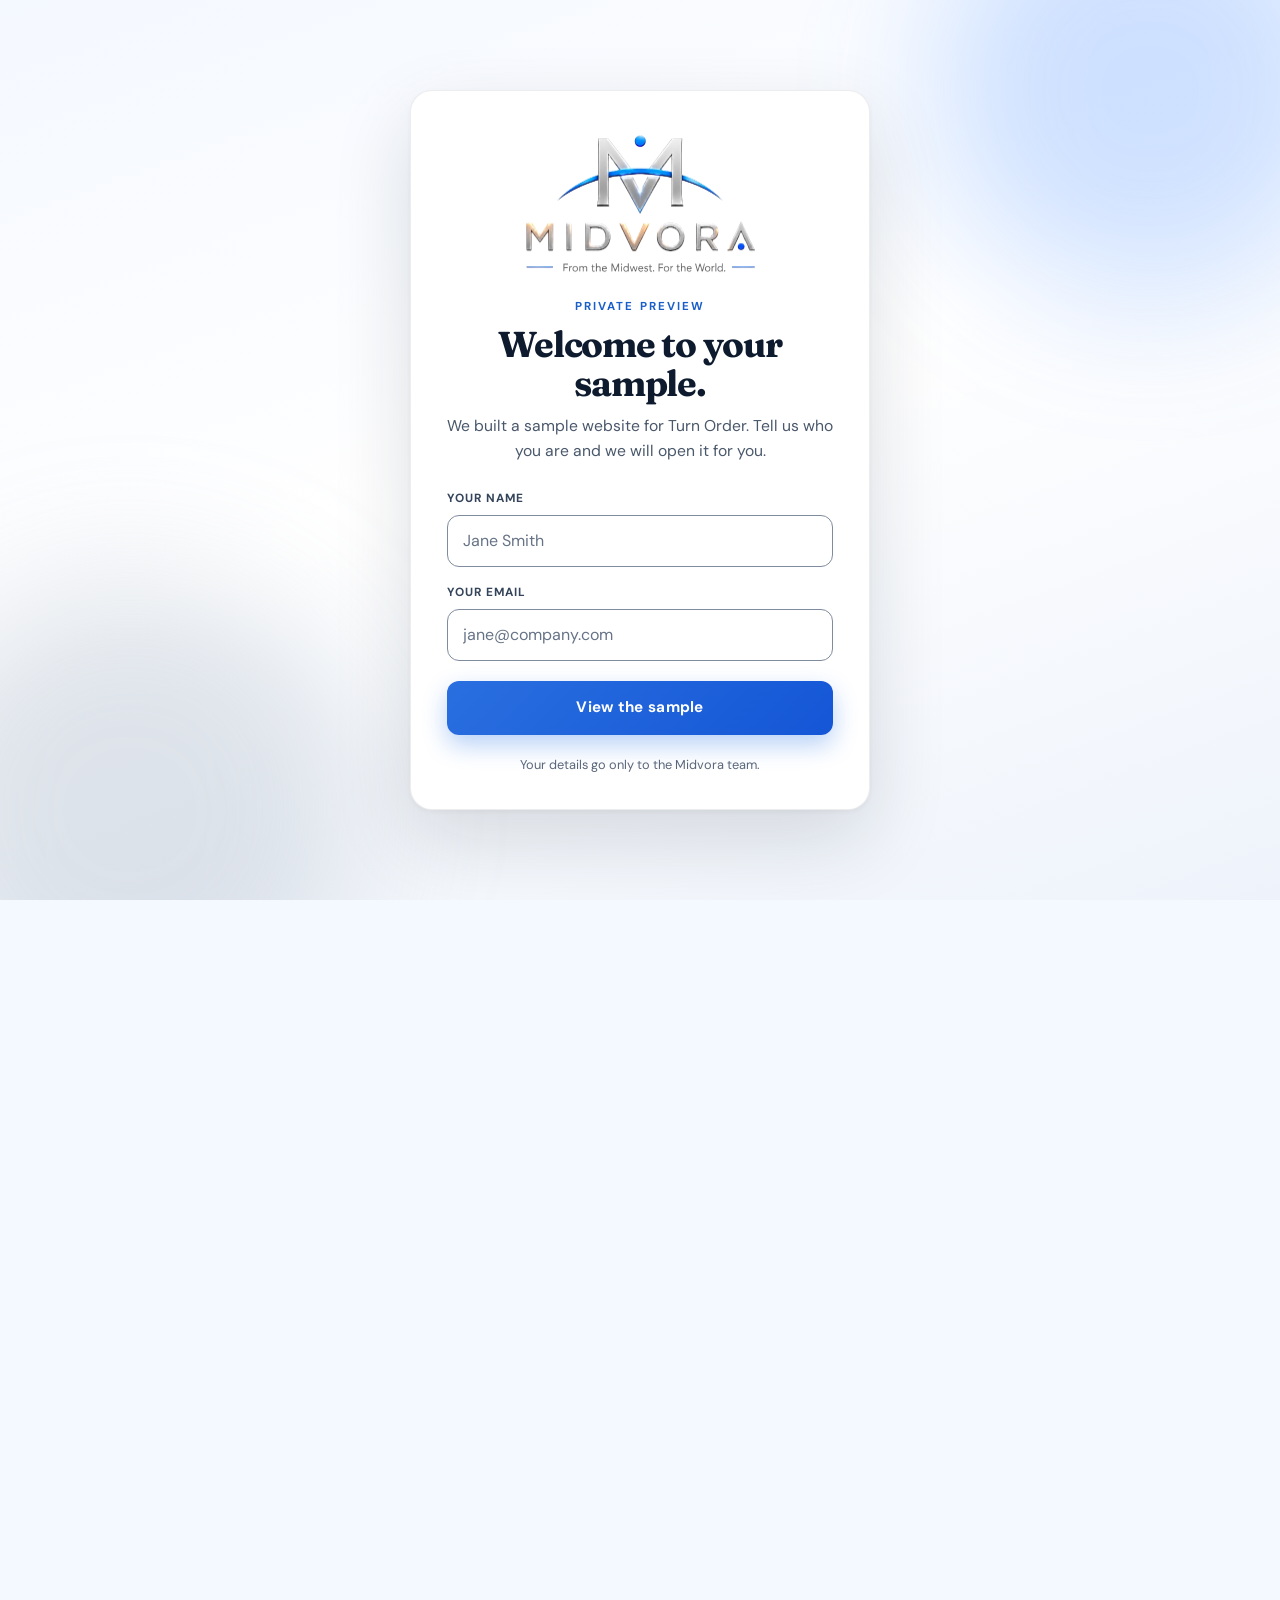
<file: index.html>
<!DOCTYPE html>
<html lang="en" data-theme="coral">
<head>
<meta charset="utf-8">
<meta name="viewport" content="width=device-width, initial-scale=1">
<title>Turn Order | Board games and open play in Marshall, MN</title>
<meta name="description" content="Board-game shop and play space on College Drive in Marshall, MN. Open tables, Learn to Play Thursdays, Friday Night Magic, chess and private rooms.">
<meta name="theme-color" content="#293241">
<meta property="og:type" content="website">
<meta property="og:site_name" content="Turn Order">
<meta property="og:title" content="Turn Order | Board games and open play in Marshall, MN">
<meta property="og:description" content="Board-game shop and play space on College Drive in Marshall, MN. Open tables, Learn to Play Thursdays, Friday Night Magic, chess and private rooms.">
<meta property="og:image" content="https://afrocoder16.github.io/Turn_Order/assets/img/og.jpg">
<meta name="twitter:card" content="summary_large_image">
<link rel="canonical" href="https://afrocoder16.github.io/Turn_Order/">
<link rel="icon" href="assets/favicon.svg" type="image/svg+xml">
<script>(function(){var d=document.documentElement;try{var s=new URLSearchParams(location.search).get("theme")||localStorage.getItem("to-theme");if(/^(coral|ember|forest|arcade)$/.test(s))d.setAttribute("data-theme",s)}catch(e){}if(!window.matchMedia||!matchMedia("(prefers-reduced-motion: reduce)").matches)d.classList.add("anim")})()</script>
<script>window.MV_GATE={"key":"482b08ba-a272-42ac-ac74-c322beb155b0","business":"Turn Order","store":"midvora-sample-visitor:turn-order","v":"68cfc22b"};(function(){var g=window.MV_GATE,d=document.documentElement;try{if(localStorage.getItem(g.store))return}catch(e){return}d.classList.add("gate-locked");var s=document.createElement("style");s.textContent="html.gate-locked,html.gate-locked body{overflow:hidden;background:#f4f8ff}html.gate-locked body>:not(.gate),html.gate-locked body>:not(.gate) *{visibility:hidden!important}";document.head.appendChild(s);var j=document.createElement("script");j.src="assets/js/gate.js?v="+g.v;document.head.appendChild(j);setTimeout(function(){if(!document.getElementById("gate"))d.classList.remove("gate-locked")},6000)})()</script>
<link rel="preload" href="assets/fonts/chakra-petch-700-italic.woff2" as="font" type="font/woff2" crossorigin>
<link rel="preload" href="assets/fonts/dm-sans.woff2" as="font" type="font/woff2" crossorigin>
<link rel="stylesheet" href="assets/css/fonts.css">
<link rel="stylesheet" href="assets/css/styles.css">
<script type="application/ld+json">{"@context":"https://schema.org","@type":"HobbyShop","name":"Turn Order","description":"Board-game shop and play space with open tables, events and two private rooms.","telephone":"+1-507-401-3888","address":{"@type":"PostalAddress","streetAddress":"1113 E College Dr, Suite 6","addressLocality":"Marshall","addressRegion":"MN","postalCode":"56258","addressCountry":"US"},"openingHoursSpecification":[{"@type":"OpeningHoursSpecification","dayOfWeek":["Monday","Wednesday","Thursday","Sunday"],"opens":"12:00","closes":"20:00"},{"@type":"OpeningHoursSpecification","dayOfWeek":["Friday","Saturday"],"opens":"12:00","closes":"22:00"}],"sameAs":["https://www.facebook.com/turnorderplay","https://www.instagram.com/turnorderplay","https://www.tiktok.com/@turnorderplay","https://discord.gg/2SvDqBc3d"],"url":"https://afrocoder16.github.io/Turn_Order","image":"https://afrocoder16.github.io/Turn_Order/assets/img/og.jpg"}</script>
</head>
<body>
<div class="progress" id="progress" aria-hidden="true"></div>
<a class="skip" href="#main">Skip to content</a>
<aside class="concept" aria-label="Concept notice">Concept preview by <b>Midvora</b> · not the shop's official website</aside>
<header class="site-header">
  <div class="wrap bar">
    <a class="brand" href="index.html" aria-label="Turn Order, home"><svg viewBox="0 0 40 40" aria-hidden="true" focusable="false"><polygon class="lg-a" points="20,2 36,11 36,29 20,38 4,29 4,11"/><polygon class="lg-b" points="20,8 31,14 31,26 20,32 9,26 9,14"/><circle class="lg-c" cx="15" cy="15.5" r="2.4"/><circle class="lg-c" cx="20" cy="20" r="2.4"/><circle class="lg-c" cx="25" cy="24.5" r="2.4"/></svg><span>Turn Order</span></a>
    <nav class="nav" id="nav" aria-label="Main">
      <a href="play.html">Play &amp; Shop</a>
      <a href="events.html">Events</a>
      <a href="rooms.html">Private rooms</a>
      <a href="visit.html">Visit</a>
      <a class="btn btn-primary btn-sm" href="visit.html">Plan a visit</a>
    </nav>
    <div class="theme">
      <button class="theme-btn" id="theme-btn" type="button" aria-label="Choose a colour scheme" aria-haspopup="true" aria-expanded="false"><i></i><i></i><i></i></button>
      <div class="theme-pop" id="theme-pop" hidden></div>
    </div>
    <button class="menu-btn" type="button" aria-expanded="false" aria-controls="nav">Menu</button>
  </div>
</header>
<main id="main">

<section class="hero hexpat sec-dark">
  <canvas id="hex-field" aria-hidden="true"></canvas>
  <div class="wrap hero-grid">
    <div>
      <p class="eyebrow"><span class="status" data-status data-state="closed">Checking hours…</span></p>
      <h1>Your next <span class="grad">game night</span> starts here.</h1>
      <p class="lead">Board games, open tables and a crowd that actually wants to play. Turn Order is a board-game shop and play space on College Drive in Marshall.</p>
      <div class="actions">
        <a class="btn btn-primary" href="events.html">See what's on</a>
        <a class="btn btn-ghost" href="visit.html">Plan your visit</a>
      </div>
      <div class="next-card" id="hero-next" aria-live="polite"><small>Next up</small><strong>See the full schedule</strong><span><a href="events.html" style="color:inherit">Events →</a></span><span class="count">&amp;nbsp;</span></div>
    </div>
    <div class="board-col">
      <div class="board" role="group" aria-label="Explore Turn Order">
        <div class="tile-wrap" style="--x:-0.5;--y:-0.75"><a class="tile" href="play.html"><span class="tile-in"><img src="assets/img/meeples-sq.webp" width="360" height="360" alt="" decoding="async"><span class="tile-label">Play<small>Open tables</small></span></span></a></div>
        <div class="tile-wrap" style="--x:0.5;--y:-0.75"><a class="tile" href="events.html"><span class="tile-in"><img src="assets/img/magic-players-sq.webp" width="360" height="360" alt="" decoding="async"><span class="tile-label">Events<small>Weekly nights</small></span></span></a></div>
        <div class="tile-wrap" style="--x:-1;--y:0"><a class="tile" href="rooms.html"><span class="tile-in"><img src="assets/img/rpg-group-sq.webp" width="360" height="360" alt="" decoding="async"><span class="tile-label">Rooms<small>Private tables</small></span></span></a></div>
        <div class="tile-wrap" style="--x:1;--y:0"><a class="tile" href="play.html#shop"><span class="tile-in"><img src="assets/img/carcassonne-sq.webp" width="360" height="360" alt="" decoding="async"><span class="tile-label">Shop<small>Take games home</small></span></span></a></div>
        <div class="tile-wrap" style="--x:-0.5;--y:0.75"><a class="tile" href="events.html#chess"><span class="tile-in"><img src="assets/img/chess-sq.webp" width="360" height="360" alt="" decoding="async"><span class="tile-label">Chess<small>Monday nights</small></span></span></a></div>
        <div class="tile-wrap" style="--x:0.5;--y:0.75"><a class="tile" href="visit.html"><span class="tile-in"><img src="assets/img/hero-table-sq.webp" width="360" height="360" alt="" decoding="async"><span class="tile-label">Visit<small>Hours and map</small></span></span></a></div>
        <div class="tile-wrap die-wrap" style="--x:0;--y:0">
          <button class="tile die" id="die" type="button" aria-label="Roll the twenty-sided die to pick tonight's game">
            <span class="tile-in">
              <svg class="die-svg" viewBox="0 0 100 100" aria-hidden="true">
                <polygon class="die-body" points="50,3 92,26.5 92,73.5 50,97 8,73.5 8,26.5"/>
                <polygon class="die-face" points="50,22 77,67 23,67"/>
                <path class="die-edges" d="M50 22V3M50 22 8 26.5M50 22 92 26.5M77 67 92 26.5M77 67 92 73.5M77 67 50 97M23 67 8 26.5M23 67 8 73.5M23 67 50 97"/>
                <text id="die-num" x="50" y="58" text-anchor="middle">20</text>
              </svg>
              <span class="tile-label">Roll</span>
            </span>
          </button>
        </div>
      </div>
      <p class="board-hint" id="board-hint">Tap the die. It picks <b>tonight's game</b>.</p>
      <div class="roll-card" id="roll-card" aria-live="polite" hidden></div>
    </div>
  </div>
</section>

<section class="promos" id="promos" aria-labelledby="promos-h" hidden>
  <div class="wrap">
    <div class="promos-head"><h2 id="promos-h">This week at the shop</h2><span>Updated weekly</span></div>
    <div class="promo-list" id="promo-list"></div>
  </div>
</section>

<div class="bands" aria-hidden="true">
  <div class="band band-a"><div class="band-shift"><div class="marquee-track"><div class="marquee-set"><span class="marquee-item">Learn to Play Thursdays</span><span class="marquee-item">Friday Night Magic</span><span class="marquee-item">Sunday Villainous</span><span class="marquee-item">Chess Nights</span><span class="marquee-item">Open Play Tables</span><span class="marquee-item">Private Rooms</span></div><div class="marquee-set"><span class="marquee-item">Learn to Play Thursdays</span><span class="marquee-item">Friday Night Magic</span><span class="marquee-item">Sunday Villainous</span><span class="marquee-item">Chess Nights</span><span class="marquee-item">Open Play Tables</span><span class="marquee-item">Private Rooms</span></div></div></div></div>
  <div class="band band-b"><div class="band-shift"><div class="marquee-track"><div class="marquee-set"><span class="marquee-item">Board Games</span><span class="marquee-item">Card Games</span><span class="marquee-item">Tabletop RPGs</span><span class="marquee-item">Dice</span><span class="marquee-item">Snack Bar</span><span class="marquee-item">Game Library</span><span class="marquee-item">Find Your Table</span></div><div class="marquee-set"><span class="marquee-item">Board Games</span><span class="marquee-item">Card Games</span><span class="marquee-item">Tabletop RPGs</span><span class="marquee-item">Dice</span><span class="marquee-item">Snack Bar</span><span class="marquee-item">Game Library</span><span class="marquee-item">Find Your Table</span></div></div></div></div>
</div>

<section class="section sec-light" id="week">
  <div class="wrap">
    <div class="section-head reveal">
      <p class="kicker">Weekly turn order</p>
      <h2>Whose turn is it? <span class="grad">Yours.</span></h2>
      <p>Pick a day to see what's on. Save anything to your calendar or send it to your group.</p>
    </div>
    <div class="tracker reveal" id="tracker" role="tablist" aria-label="Pick a day"></div>
    <div class="day-panel" id="day-panel" role="tabpanel" aria-live="polite"><noscript><div class="panel-note">See the schedule on <a href="https://www.facebook.com/turnorderplay">our Facebook page</a>.</div></noscript></div>
    <p style="margin-top:1.6rem"><a class="btn btn-ghost" href="events.html">Full schedule</a></p>
  </div>
</section>

<section class="section sec-dark hexpat">
  <div class="wrap">
    <div class="section-head reveal">
      <p class="kicker">Three ways to play</p>
      <h2>Come solo, bring friends, or <span class="grad">book a room.</span></h2>
    </div>
    <div class="grid g3">
      <a class="pcard tilt reveal" href="play.html"><img src="assets/img/meeples-640.webp" srcset="assets/img/meeples-640.webp 640w, assets/img/meeples-900.webp 900w, assets/img/meeples-1200.webp 1200w" sizes="(max-width: 920px) 100vw, 380px" width="1920" height="1440" alt="A board game in progress on a wooden table, with colorful pawns on the board" loading="lazy" decoding="async"><div class="pcard-body"><span class="hexicon">1</span><h3>Drop in</h3><p>Grab a table, pick a game from the dedicated library, and start playing. Light snacks on hand.</p><span class="more">How open play works →</span></div></a>
      <a class="pcard tilt reveal" href="events.html"><img src="assets/img/magic-players-640.webp" srcset="assets/img/magic-players-640.webp 640w, assets/img/magic-players-900.webp 900w, assets/img/magic-players-1200.webp 1200w" sizes="(max-width: 920px) 100vw, 380px" width="1920" height="1278" alt="Two players holding fanned-out trading cards over a table" loading="lazy" decoding="async"><div class="pcard-body"><span class="hexicon">2</span><h3>Join an event</h3><p>Learn to Play Thursdays, Friday Night Magic, Sunday Villainous, chess nights and special one-offs.</p><span class="more">See the calendar →</span></div></a>
      <a class="pcard tilt reveal" href="rooms.html"><img src="assets/img/rpg-group-640.webp" srcset="assets/img/rpg-group-640.webp 640w, assets/img/rpg-group-900.webp 900w, assets/img/rpg-group-1200.webp 1000w" sizes="(max-width: 920px) 100vw, 380px" width="1000" height="749" alt="Friends gathered around a table playing a tabletop role-playing game" loading="lazy" decoding="async"><div class="pcard-body"><span class="hexicon">3</span><h3>Book a room</h3><p>Two private rooms with tables that seat 6 to 8 players, rented by the hour.</p><span class="more">Plan a private game →</span></div></a>
    </div>
  </div>
</section>

<section class="section sec-soft">
  <div class="wrap">
    <div class="stats">
      <div class="stat reveal"><b class="count-up" data-to="6">6</b><span>Days open a week</span></div>
      <div class="stat reveal"><b class="count-up" data-to="4">4</b><span>Event nights a week</span></div>
      <div class="stat reveal"><b class="count-up" data-to="2">2</b><span>Private rooms</span></div>
      <div class="stat reveal"><b>6–8</b><span>Seats per room table</span></div>
    </div>
  </div>
</section>

<section class="section sec-mid hexpat" id="finder-section">
  <div class="wrap">
    <div class="section-head reveal">
      <p class="kicker">Game finder</p>
      <h2>Not sure what to play?</h2>
      <p>Tell us who's coming and what mood you're in. We'll suggest three games from the ones we've been running at events.</p>
    </div>
    <div class="panel reveal">
      <form id="finder" aria-label="Game finder">
        <div class="fields">
          <div class="field"><label for="players">How many players?</label><input id="players" name="players" type="number" min="1" max="20" value="4"></div>
          <div class="field"><label for="time">How long have you got?</label>
            <select id="time" name="time"><option value="30">About 30 minutes</option><option value="60" selected>About an hour</option><option value="120">All evening</option></select></div>
          <div class="field"><fieldset><legend>Mood</legend>
            <div class="pills">
              <label><input type="radio" name="vibe" value="any" checked><span>Surprise me</span></label>
              <label><input type="radio" name="vibe" value="coop"><span>Co-op</span></label>
              <label><input type="radio" name="vibe" value="competitive"><span>Competitive</span></label>
              <label><input type="radio" name="vibe" value="party"><span>Party</span></label>
              <label><input type="radio" name="vibe" value="spooky"><span>Spooky</span></label>
            </div></fieldset></div>
        </div>
        <button class="btn btn-primary" type="submit">Find my game</button>
      </form>
      <div class="results" id="finder-out" aria-live="polite"></div>
      <p class="finder-note">A sampler, not the full shelf. Ask at the counter about the rest of the library.</p>
    </div>
  </div>
</section>

<section class="section sec-light">
  <div class="wrap">
    <div class="section-head reveal">
      <p class="kicker">What's inside</p>
      <h2>Everything for <span class="grad">game night.</span></h2>
    </div>
    <div class="bento reveal">
      <figure><img src="assets/img/meeples-640.webp" srcset="assets/img/meeples-640.webp 640w, assets/img/meeples-900.webp 900w, assets/img/meeples-1200.webp 1200w" sizes="(max-width: 920px) 100vw, 600px" width="1920" height="1440" alt="A board game in progress on a wooden coffee table" loading="lazy" decoding="async"><figcaption>Open tables<small>Grab one and start playing</small></figcaption></figure>
      <figure><img src="assets/img/dice-640.webp" srcset="assets/img/dice-640.webp 640w, assets/img/dice-900.webp 900w, assets/img/dice-1200.webp 1200w" sizes="(max-width: 920px) 50vw, 300px" width="1920" height="1034" alt="Polyhedral dice in a row" loading="lazy" decoding="async"><figcaption>Dice and accessories</figcaption></figure>
      <figure><img src="assets/img/commander-640.webp" srcset="assets/img/commander-640.webp 640w, assets/img/commander-900.webp 900w, assets/img/commander-1200.webp 1200w" sizes="(max-width: 920px) 50vw, 300px" width="1920" height="1280" alt="Players at a card game table" loading="lazy" decoding="async"><figcaption>Event nights</figcaption></figure>
      <figure><img src="assets/img/carcassonne-640.webp" srcset="assets/img/carcassonne-640.webp 640w, assets/img/carcassonne-900.webp 900w, assets/img/carcassonne-1200.webp 1200w" sizes="(max-width: 920px) 100vw, 600px" width="1920" height="1277" alt="A tile-laying board game with small wooden figures" loading="lazy" decoding="async"><figcaption>Modern board games<small>Plus card games and tabletop RPGs</small></figcaption></figure>
    </div>
    <p class="note">Sample photos, to be replaced with the shop's own.</p>
  </div>
</section>

<section class="section sec-dark hexpat">
  <div class="wrap split">
    <div class="reveal">
      <p class="kicker">Why Turn Order</p>
      <h2>A place to find <span class="grad">your people.</span></h2>
      <p>Owners Ana and Marcos Marrero moved to Marshall from Florida about four years ago. Marcos hadn't found a regular gaming group, so they opened a place where local players can find each other.</p>
      <p>Marcos describes Turn Order as a clean, comfortable space built by someone who actually plays the games, not a corporate chain. Whether you've played for years or have never rolled a die, there's a table with room for you.</p>
      <p class="note">Open since September 2, 2026. Sources: Marshall Independent, Aug. 28, 2026; Turn Order on Facebook.</p>
    </div>
    <div class="cluster reveal">
      <div class="chex" style="--x:0;--y:0"><div class="tile"><span class="tile-in"><img src="assets/img/magic-players-640.webp" srcset="assets/img/magic-players-640.webp 640w, assets/img/magic-players-900.webp 900w, assets/img/magic-players-1200.webp 1200w" sizes="230px" width="1920" height="1278" alt="Two players holding fanned-out trading cards" loading="lazy" decoding="async"></span></div></div>
      <div class="chex" style="--x:1;--y:0"><div class="tile"><span class="tile-in"><img src="assets/img/dice-640.webp" srcset="assets/img/dice-640.webp 640w, assets/img/dice-900.webp 900w, assets/img/dice-1200.webp 1200w" sizes="230px" width="1920" height="1034" alt="Polyhedral dice in a row" loading="lazy" decoding="async"></span></div></div>
      <div class="chex" style="--x:.5;--y:.75"><div class="tile"><span class="tile-in"><img src="assets/img/commander-640.webp" srcset="assets/img/commander-640.webp 640w, assets/img/commander-900.webp 900w, assets/img/commander-1200.webp 1200w" sizes="230px" width="1920" height="1280" alt="Players at a card game table" loading="lazy" decoding="async"></span></div></div>
    </div>
  </div>
</section>

<section class="section sec-light">
  <div class="wrap">
    <div class="cta-band reveal">
      <h2>Find your party.</h2>
      <p>Chat strategy, check upcoming events and connect with fellow gamers in the Discord, or follow along on social.</p>
      <div class="actions">
        <a class="btn btn-primary" href="https://discord.gg/2SvDqBc3d" rel="noopener" target="_blank">Join the Discord</a>
        <a class="btn btn-ghost" href="https://www.facebook.com/turnorderplay" rel="noopener" target="_blank">Facebook</a>
        <a class="btn btn-ghost" href="https://www.instagram.com/turnorderplay" rel="noopener" target="_blank">Instagram</a>
      </div>
    </div>
  </div>
</section>

<section class="section sec-soft">
  <div class="wrap split" style="align-items:start">
    <div class="reveal">
      <p class="kicker">Visit</p>
      <h2>Find us on <span class="grad">College Drive.</span></h2>
      <p>1113 E College Dr, Suite 6<br>Marshall, MN 56258</p>
      <p>Look for the big red 6 on the door.</p>
      <p><span class="status" data-status data-state="closed">Checking hours…</span></p>
      <div class="actions"><a class="btn btn-primary" href="https://www.google.com/maps/search/?api=1&amp;query=Turn%20Order%2C%201113%20E%20College%20Dr%20Suite%206%2C%20Marshall%2C%20MN%2056258" rel="noopener" target="_blank">Get directions</a><a class="btn btn-ghost" href="tel:+15074013888">Call (507) 401-3888</a></div>
    </div>
    <table class="hours reveal"><caption class="sr-only">Opening hours</caption><tbody><tr data-dow="0"><th scope="row">Sunday</th><td>12 pm – 8 pm</td></tr>
<tr data-dow="1"><th scope="row">Monday</th><td>12 pm – 8 pm</td></tr>
<tr data-dow="2"><th scope="row">Tuesday</th><td><span class="closed">Closed</span></td></tr>
<tr data-dow="3"><th scope="row">Wednesday</th><td>12 pm – 8 pm</td></tr>
<tr data-dow="4"><th scope="row">Thursday</th><td>12 pm – 8 pm</td></tr>
<tr data-dow="5"><th scope="row">Friday</th><td>12 pm – 10 pm</td></tr>
<tr data-dow="6"><th scope="row">Saturday</th><td>12 pm – 10 pm</td></tr></tbody></table>
  </div>
</section>

</main>
<footer class="footer">
  <div class="wrap">
    <div class="cols">
      <div>
        <a class="brand" href="index.html"><svg viewBox="0 0 40 40" aria-hidden="true" focusable="false"><polygon class="lg-a" points="20,2 36,11 36,29 20,38 4,29 4,11"/><polygon class="lg-b" points="20,8 31,14 31,26 20,32 9,26 9,14"/><circle class="lg-c" cx="15" cy="15.5" r="2.4"/><circle class="lg-c" cx="20" cy="20" r="2.4"/><circle class="lg-c" cx="25" cy="24.5" r="2.4"/></svg><span>Turn Order</span></a>
        <p style="margin-top:.8rem">Board games, open tables and a friendly crowd in Marshall, MN.</p>
      </div>
      <div>
        <span class="fh">Visit</span>
        <p>1113 E College Dr, Suite 6<br>Marshall, MN 56258<br><a href="tel:+15074013888">(507) 401-3888</a></p>
        <p><span class="status" data-status data-state="closed">Hours</span></p>
      </div>
      <div>
        <span class="fh">Explore</span>
        <ul>
          <li><a href="play.html">Play &amp; Shop</a></li>
          <li><a href="events.html">Events</a></li>
          <li><a href="rooms.html">Private rooms</a></li>
          <li><a href="visit.html">Hours &amp; directions</a></li>
        </ul>
      </div>
      <div>
        <span class="fh">Community</span>
        <ul>
          <li><a href="https://www.facebook.com/turnorderplay" rel="noopener" target="_blank">Facebook</a></li>
          <li><a href="https://www.instagram.com/turnorderplay" rel="noopener" target="_blank">Instagram</a></li>
          <li><a href="https://www.tiktok.com/@turnorderplay" rel="noopener" target="_blank">TikTok</a></li>
          <li><a href="https://discord.gg/2SvDqBc3d" rel="noopener" target="_blank">Discord</a></li>
        </ul>
      </div>
    </div>
    <p class="fine">Concept preview by Midvora. Hours and events come from the shop's public posts and listings. Photos are licensed placeholders from Wikimedia Commons (<a href="credits.html">credits</a>) to be replaced with the shop's own. Facebook, Instagram, TikTok and Discord are separate services.</p>
  </div>
</footer>
<nav class="actionbar" aria-label="Quick actions">
  <a href="tel:+15074013888">Call</a>
  <a href="https://www.google.com/maps/search/?api=1&amp;query=Turn%20Order%2C%201113%20E%20College%20Dr%20Suite%206%2C%20Marshall%2C%20MN%2056258" rel="noopener" target="_blank">Directions</a>
  <a href="events.html">Events</a>
</nav>
<script type="application/json" id="site-data">{"site":{"name":"Turn Order","tagline":"Board games, open tables and a friendly crowd in Marshall, MN.","phone":"(507) 401-3888","phoneHref":"tel:+15074013888","smsHref":"sms:+15074013888","address":{"street":"1113 E College Dr, Suite 6","city":"Marshall","region":"MN","zip":"56258"},"mapsUrl":"https://www.google.com/maps/search/?api=1&query=Turn%20Order%2C%201113%20E%20College%20Dr%20Suite%206%2C%20Marshall%2C%20MN%2056258","timezone":"America/Chicago","hours":[{"day":"Sunday","open":"12:00","close":"20:00"},{"day":"Monday","open":"12:00","close":"20:00"},{"day":"Tuesday","open":null,"close":null},{"day":"Wednesday","open":"12:00","close":"20:00"},{"day":"Thursday","open":"12:00","close":"20:00"},{"day":"Friday","open":"12:00","close":"22:00"},{"day":"Saturday","open":"12:00","close":"22:00"}],"socials":{"facebook":"https://www.facebook.com/turnorderplay","instagram":"https://www.instagram.com/turnorderplay","tiktok":"https://www.tiktok.com/@turnorderplay","discord":"https://discord.gg/2SvDqBc3d"},"seasonal":{"asOf":"October 2026","text":"A spooky Seasonal Selection is stocked for October, with picks like Horrified and haunted-house games."},"hoursSource":"Marshall Area Chamber of Commerce listing","opened":"2026-09-02","messengerHref":"https://m.me/turnorderplay","theme":"coral"},"events":[{"id":"2026-10-01-ltp","date":"2026-10-01","type":"ltp","title":"Learn to Play: Heroscape","start":"18:00","end":"19:00","desc":"Thursday Learn to Play night featuring Heroscape.","game":"Heroscape","source":"Facebook post, Oct 4 2026 (October Event Schedule)"},{"id":"2026-10-02-magic","date":"2026-10-02","type":"magic","title":"Friday Night Magic","start":"18:00","end":"21:00","desc":"Weekly Friday Night Magic. Recent nights have run as Point Chase: casual Commander with prizes at 9 pm.","source":"Facebook post, Oct 4 2026 (October Event Schedule)","details":["Point Chase format as run on Oct 9: free entry, points window 6 to 9 pm, prizes awarded at 9 pm","Casual/focused Commander. Max 2 decks you can swap between games","No cEDH decks and no proxies. The host assigns games as players are ready"]},{"id":"2026-10-04-villainous","date":"2026-10-04","type":"villainous","title":"Disney Villainous","start":"16:00","end":"18:00","desc":"Sunday Villainous session: Disney edition.","source":"Facebook post, Oct 4 2026 (October Event Schedule)"},{"id":"2026-10-05-chess-kids","date":"2026-10-05","type":"chess","title":"Kids Chess","start":"17:00","end":"18:00","desc":"Monday chess hour for kids.","n":"-kids","source":"Facebook post, Oct 4 2026 (October Event Schedule)"},{"id":"2026-10-05-chess-open","date":"2026-10-05","type":"chess","title":"Open Chess","start":"18:00","end":"20:00","desc":"Open chess play.","n":"-open","source":"Facebook post, Oct 4 2026 (October Event Schedule)"},{"id":"2026-10-08-ltp","date":"2026-10-08","type":"ltp","title":"Learn to Play: Pokémon Labyrinth","start":"18:00","end":"19:00","desc":"Thursday Learn to Play night featuring Pokémon Labyrinth, a quick maze game for all ages.","game":"Pokémon Labyrinth","source":"Facebook posts, Oct 4 and Oct 5 2026"},{"id":"2026-10-09-magic","date":"2026-10-09","type":"magic","title":"Friday Night Magic","start":"18:00","end":"21:00","desc":"Weekly Friday Night Magic. Recent nights have run as Point Chase: casual Commander with prizes at 9 pm.","source":"Facebook post, Oct 4 2026 (October Event Schedule)","details":["Point Chase format as run on Oct 9: free entry, points window 6 to 9 pm, prizes awarded at 9 pm","Casual/focused Commander. Max 2 decks you can swap between games","No cEDH decks and no proxies. The host assigns games as players are ready"]},{"id":"2026-10-11-villainous","date":"2026-10-11","type":"villainous","title":"Star Wars Villainous","start":"16:00","end":"18:00","desc":"Sunday Villainous session: Star Wars edition.","source":"Facebook post, Oct 4 2026 (October Event Schedule)"},{"id":"2026-10-12-chess-kids","date":"2026-10-12","type":"chess","title":"Kids Chess","start":"17:00","end":"18:00","desc":"Monday chess hour for kids.","n":"-kids","source":"Facebook post, Oct 4 2026 (October Event Schedule)"},{"id":"2026-10-12-chess-open","date":"2026-10-12","type":"chess","title":"Open Chess","start":"18:00","end":"20:00","desc":"Open chess play.","n":"-open","source":"Facebook post, Oct 4 2026 (October Event Schedule)"},{"id":"2026-10-15-ltp","date":"2026-10-15","type":"ltp","title":"Learn to Play: Unmatched","start":"18:00","end":"19:00","desc":"Thursday Learn to Play night featuring Unmatched, with heroes like Medusa, King Arthur, Sinbad and Alice.","game":"Unmatched","source":"Facebook post, Oct 12 2026","details":["Event-night bonus: 10% off any Unmatched volume and all in-store expansions (event night only)","Pick a hero and learn the game with a guided playthrough"]},{"id":"2026-10-16-magic","date":"2026-10-16","type":"magic","title":"Friday Night Magic","start":"18:00","end":"21:00","desc":"Weekly Friday Night Magic. Recent nights have run as Point Chase: casual Commander with prizes at 9 pm.","source":"Facebook post, Oct 4 2026 (October Event Schedule)","details":["Point Chase format as run on Oct 9: free entry, points window 6 to 9 pm, prizes awarded at 9 pm","Casual/focused Commander. Max 2 decks you can swap between games","No cEDH decks and no proxies. The host assigns games as players are ready"]},{"id":"2026-10-18-villainous","date":"2026-10-18","type":"villainous","title":"Disney Villainous","start":"16:00","end":"18:00","desc":"Sunday Villainous session: Disney edition.","source":"Facebook post, Oct 4 2026 (October Event Schedule)"},{"id":"2026-10-19-chess-kids","date":"2026-10-19","type":"chess","title":"Kids Chess","start":"17:00","end":"18:00","desc":"Monday chess hour for kids.","n":"-kids","source":"Facebook post, Oct 4 2026 (October Event Schedule)"},{"id":"2026-10-19-chess-open","date":"2026-10-19","type":"chess","title":"Open Chess","start":"18:00","end":"20:00","desc":"Open chess play.","n":"-open","source":"Facebook post, Oct 4 2026 (October Event Schedule)"},{"id":"2026-10-22-ltp","date":"2026-10-22","type":"ltp","title":"Learn to Play: Horrified","start":"18:00","end":"19:00","desc":"Thursday Learn to Play night featuring Horrified.","game":"Horrified","source":"Facebook post, Oct 4 2026 (October Event Schedule)"},{"id":"2026-10-23-magic","date":"2026-10-23","type":"magic","title":"Friday Night Magic","start":"18:00","end":"21:00","desc":"Weekly Friday Night Magic. Recent nights have run as Point Chase: casual Commander with prizes at 9 pm.","source":"Facebook post, Oct 4 2026 (October Event Schedule)","details":["Point Chase format as run on Oct 9: free entry, points window 6 to 9 pm, prizes awarded at 9 pm","Casual/focused Commander. Max 2 decks you can swap between games","No cEDH decks and no proxies. The host assigns games as players are ready"]},{"id":"2026-10-24-special","date":"2026-10-24","type":"special","title":"Halloween Werewolf Night","start":"18:00","end":"20:30","desc":"Ultimate Werewolf, the classic game of bluffing and social deduction. No experience needed, and staff run every game.","rsvp":"https://www.facebook.com/share/1FQaKAM64v/","source":"Facebook event post, Oct 2 2026 (poster says 6-8:30 pm; the Oct 4 calendar graphic says 6-8 pm)","cost":"","details":["6:00 pm: Learn to Play and Round 1, a warm-up game that's good for beginners","6:30 pm: Round 2, with advanced roles added (Seer, Witch, Tanner and more)","7:15 pm: Round 3, with special rules and maximum chaos","End of night: grand prize raffle (you must be present to win)","Raffle: 3 copies of Ultimate Werewolf. Earn 1 ticket for every game you play, plus 2 bonus tickets for wearing a costume","Snack bar and cooler open. 10% off all Horror, Mystery and Social Deduction board games all night"]},{"id":"2026-10-25-villainous","date":"2026-10-25","type":"villainous","title":"Marvel Villainous","start":"16:00","end":"18:00","desc":"Sunday Villainous session: Marvel edition.","source":"Facebook post, Oct 4 2026 (October Event Schedule)"},{"id":"2026-10-26-chess-kids","date":"2026-10-26","type":"chess","title":"Kids Chess","start":"17:00","end":"18:00","desc":"Monday chess hour for kids.","n":"-kids","source":"Facebook post, Oct 4 2026 (October Event Schedule)"},{"id":"2026-10-26-chess-open","date":"2026-10-26","type":"chess","title":"Open Chess","start":"18:00","end":"20:00","desc":"Open chess play.","n":"-open","source":"Facebook post, Oct 4 2026 (October Event Schedule)"},{"id":"2026-10-29-ltp","date":"2026-10-29","type":"ltp","title":"Learn to Play: Betrayal at House on the Hill","start":"18:00","end":"19:00","desc":"Thursday Learn to Play night featuring Betrayal at House on the Hill.","game":"Betrayal at House on the Hill","source":"Facebook post, Oct 4 2026 (October Event Schedule)"},{"id":"2026-10-30-magic","date":"2026-10-30","type":"magic","title":"Friday Night Magic","start":"18:00","end":"21:00","desc":"Weekly Friday Night Magic. Recent nights have run as Point Chase: casual Commander with prizes at 9 pm.","source":"Facebook post, Oct 4 2026 (October Event Schedule)","details":["Point Chase format as run on Oct 9: free entry, points window 6 to 9 pm, prizes awarded at 9 pm","Casual/focused Commander. Max 2 decks you can swap between games","No cEDH decks and no proxies. The host assigns games as players are ready"]}],"games":[{"name":"Horrified","min":1,"max":5,"minutes":60,"vibes":["coop","spooky"],"blurb":"Team up against classic movie monsters. Everyone wins or loses together."},{"name":"Unmatched","min":2,"max":4,"minutes":30,"vibes":["competitive","quick"],"blurb":"Fast head-to-head duels between legendary heroes. Easy to learn, quick to replay."},{"name":"Pokémon Labyrinth","min":2,"max":4,"minutes":25,"vibes":["competitive","quick","family"],"blurb":"Slide the maze tiles to open new paths and catch Pokémon. Easy to pick up, whether you're 8 or 80."},{"name":"Betrayal at House on the Hill","min":3,"max":6,"minutes":60,"vibes":["spooky","coop","competitive"],"blurb":"Explore a haunted house together until one of you turns on the rest."},{"name":"Villainous","min":2,"max":4,"minutes":50,"vibes":["competitive","strategy"],"blurb":"Play the villain. Every character has their own goal and their own way to win."},{"name":"Heroscape","min":2,"max":4,"minutes":60,"vibes":["competitive","strategy"],"blurb":"Build a battlefield, command your army, and fight over the high ground."},{"name":"Werewolf","min":5,"max":20,"minutes":30,"vibes":["party","spooky"],"blurb":"A social deception game: talk, bluff and work out who the wolves are."},{"name":"Chess","min":2,"max":2,"minutes":45,"vibes":["competitive","strategy"],"blurb":"The classic. Open chess nights run Mondays, with a kids hour first."}],"promos":[{"id":"unmatched-oct15","tag":"10% off","icon":"⚔️","title":"Learn to Play Unmatched","body":"Pick a hero and learn the game with us. Get 10% off any Unmatched volume and all in-store expansions. Event night only.","from":"2026-10-12","until":"2026-10-15","cta":{"label":"See the event","href":"events.html"},"source":"Facebook post, Oct 12 2026"},{"id":"werewolf-oct24","tag":"10% off + raffle","icon":"🐺","title":"Halloween Werewolf Night","body":"Saturday, Oct 24, 6 to 8:30 pm. 10% off Horror, Mystery and Social Deduction games all night, plus a raffle for 3 copies of Ultimate Werewolf. Costumes earn bonus tickets.","from":"2026-10-15","until":"2026-10-24","cta":{"label":"RSVP on Facebook","href":"https://www.facebook.com/share/1FQaKAM64v/","external":true},"source":"Facebook post, Oct 2 2026"},{"id":"seasonal-oct","tag":"New in","icon":"🎃","title":"Spooky Seasonal Selection","body":"Halloween-ready games are on the shelves, from monster hunts like Horrified to haunted-house mysteries.","from":"2026-10-14","until":"2026-10-31","cta":{"label":"See the shop","href":"play.html#shop"},"source":"Facebook post, ~Oct 14 2026"}]}</script>
<script src="assets/js/vendor/gsap.min.js" defer></script>
<script src="assets/js/vendor/ScrollTrigger.min.js" defer></script>
<script src="assets/js/main.js" defer></script>
</body>
</html>
</file>
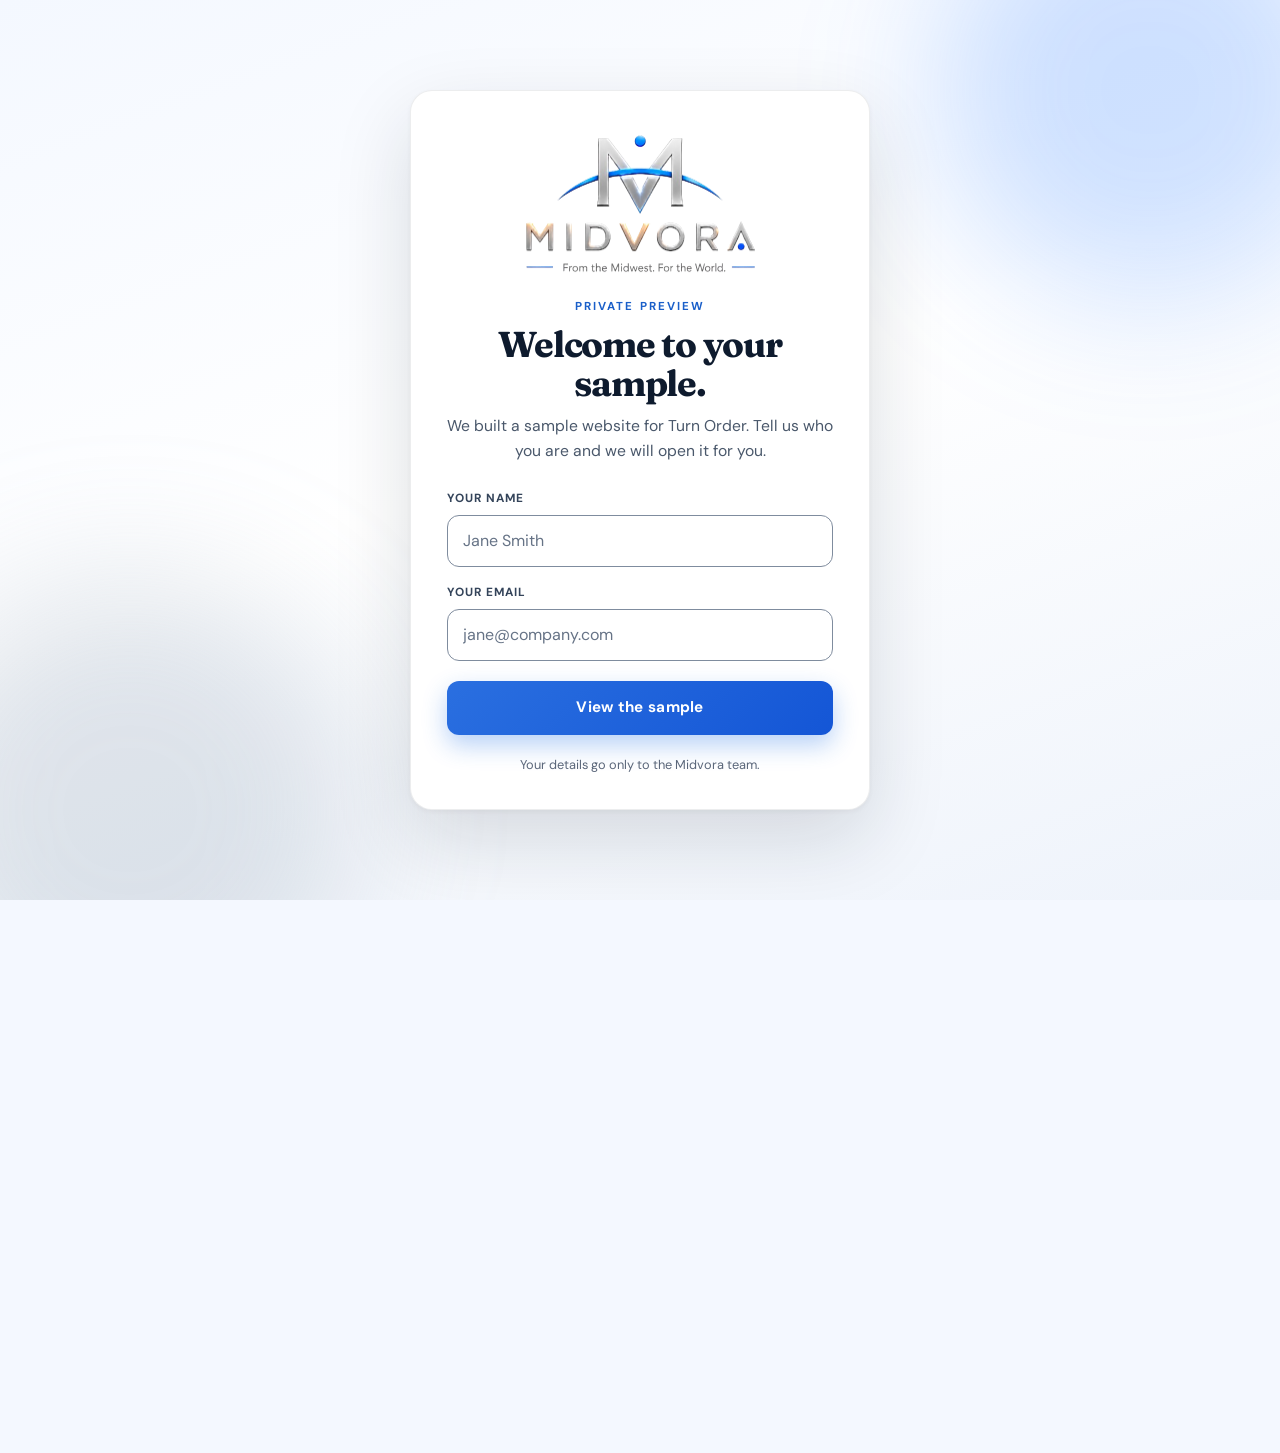
<file: credits.html>
<!DOCTYPE html>
<html lang="en" data-theme="coral">
<head>
<meta charset="utf-8">
<meta name="viewport" content="width=device-width, initial-scale=1">
<title>Photo credits | Turn Order concept</title>
<meta name="description" content="Credits for the placeholder photos used in this concept preview.">
<meta name="theme-color" content="#293241">
<meta property="og:type" content="website">
<meta property="og:site_name" content="Turn Order">
<meta property="og:title" content="Photo credits | Turn Order concept">
<meta property="og:description" content="Credits for the placeholder photos used in this concept preview.">
<meta property="og:image" content="https://afrocoder16.github.io/Turn_Order/assets/img/og.jpg">
<meta name="twitter:card" content="summary_large_image">
<link rel="canonical" href="https://afrocoder16.github.io/Turn_Order/credits.html">
<link rel="icon" href="assets/favicon.svg" type="image/svg+xml">
<script>(function(){var d=document.documentElement;try{var s=new URLSearchParams(location.search).get("theme")||localStorage.getItem("to-theme");if(/^(coral|ember|forest|arcade)$/.test(s))d.setAttribute("data-theme",s)}catch(e){}if(!window.matchMedia||!matchMedia("(prefers-reduced-motion: reduce)").matches)d.classList.add("anim")})()</script>
<script>window.MV_GATE={"key":"482b08ba-a272-42ac-ac74-c322beb155b0","business":"Turn Order","store":"midvora-sample-visitor:turn-order","v":"68cfc22b"};(function(){var g=window.MV_GATE,d=document.documentElement;try{if(localStorage.getItem(g.store))return}catch(e){return}d.classList.add("gate-locked");var s=document.createElement("style");s.textContent="html.gate-locked,html.gate-locked body{overflow:hidden;background:#f4f8ff}html.gate-locked body>:not(.gate),html.gate-locked body>:not(.gate) *{visibility:hidden!important}";document.head.appendChild(s);var j=document.createElement("script");j.src="assets/js/gate.js?v="+g.v;document.head.appendChild(j);setTimeout(function(){if(!document.getElementById("gate"))d.classList.remove("gate-locked")},6000)})()</script>
<link rel="preload" href="assets/fonts/chakra-petch-700-italic.woff2" as="font" type="font/woff2" crossorigin>
<link rel="preload" href="assets/fonts/dm-sans.woff2" as="font" type="font/woff2" crossorigin>
<link rel="stylesheet" href="assets/css/fonts.css">
<link rel="stylesheet" href="assets/css/styles.css">

</head>
<body>
<div class="progress" id="progress" aria-hidden="true"></div>
<a class="skip" href="#main">Skip to content</a>
<aside class="concept" aria-label="Concept notice">Concept preview by <b>Midvora</b> · not the shop's official website</aside>
<header class="site-header">
  <div class="wrap bar">
    <a class="brand" href="index.html" aria-label="Turn Order, home"><svg viewBox="0 0 40 40" aria-hidden="true" focusable="false"><polygon class="lg-a" points="20,2 36,11 36,29 20,38 4,29 4,11"/><polygon class="lg-b" points="20,8 31,14 31,26 20,32 9,26 9,14"/><circle class="lg-c" cx="15" cy="15.5" r="2.4"/><circle class="lg-c" cx="20" cy="20" r="2.4"/><circle class="lg-c" cx="25" cy="24.5" r="2.4"/></svg><span>Turn Order</span></a>
    <nav class="nav" id="nav" aria-label="Main">
      <a href="play.html">Play &amp; Shop</a>
      <a href="events.html">Events</a>
      <a href="rooms.html">Private rooms</a>
      <a href="visit.html">Visit</a>
      <a class="btn btn-primary btn-sm" href="visit.html">Plan a visit</a>
    </nav>
    <div class="theme">
      <button class="theme-btn" id="theme-btn" type="button" aria-label="Choose a colour scheme" aria-haspopup="true" aria-expanded="false"><i></i><i></i><i></i></button>
      <div class="theme-pop" id="theme-pop" hidden></div>
    </div>
    <button class="menu-btn" type="button" aria-expanded="false" aria-controls="nav">Menu</button>
  </div>
</header>
<main id="main">

<section class="page-hero hexpat sec-dark">
  <div class="wrap">
    <p class="kicker">Credits</p>
    <h1>Photo <span class="grad">credits.</span></h1>
    <p class="lead">Placeholder photos for this concept preview. Replace them with the shop's own before sharing publicly.</p>
    
  </div>
</section>
<section class="section sec-light"><div class="wrap" style="max-width:820px">
<ul style="padding-left:1.1rem;display:grid;gap:.8rem">
<li><a href="https://commons.wikimedia.org/wiki/File:Civilization_Board_Game_Table.jpg" rel="noopener" style="color:var(--accent)">Civilization Board Game Table.jpg</a> by Ervaude, CC BY-SA 3.0.</li>
<li><a href="https://commons.wikimedia.org/wiki/File:Chess_board_with_pieces.jpg" rel="noopener" style="color:var(--accent)">Chess board with pieces.jpg</a> by Aaaatu, CC BY-SA 4.0.</li>
<li><a href="https://commons.wikimedia.org/wiki/File:Magic_The_Gathering_players.JPG" rel="noopener" style="color:var(--accent)">Magic The Gathering players.JPG</a> by U.S. Air Force photo by Airman 1st Class Kyle Gese, Public domain.</li>
<li><a href="https://commons.wikimedia.org/wiki/File:Mutant_Meeples.jpg" rel="noopener" style="color:var(--accent)">Mutant Meeples.jpg</a> by JIP, CC BY-SA 3.0.</li>
<li><a href="https://commons.wikimedia.org/wiki/File:Blank_white_polyhedral_dice_in_a_row,_backlit.jpg" rel="noopener" style="color:var(--accent)">Blank white polyhedral dice in a row, backlit.jpg</a> by Trey Jones, CC0.</li>
<li><a href="https://commons.wikimedia.org/wiki/File:Carcassonne_game.jpg" rel="noopener" style="color:var(--accent)">Carcassonne game.jpg</a> by Tom &amp; Katrien, CC BY-SA 2.0.</li>
<li><a href="https://commons.wikimedia.org/wiki/File:RPG-Engel-2009-Berlin-1.jpg" rel="noopener" style="color:var(--accent)">RPG-Engel-2009-Berlin-1.jpg</a> by Sargoth, CC BY-SA 3.0.</li>
<li><a href="https://commons.wikimedia.org/wiki/File:Magic_the_Gathering_-_Commander.jpg" rel="noopener" style="color:var(--accent)">Magic the Gathering - Commander.jpg</a> by Tourtefouille, CC BY-SA 4.0.</li>
</ul></div></section>
</main>
<footer class="footer">
  <div class="wrap">
    <div class="cols">
      <div>
        <a class="brand" href="index.html"><svg viewBox="0 0 40 40" aria-hidden="true" focusable="false"><polygon class="lg-a" points="20,2 36,11 36,29 20,38 4,29 4,11"/><polygon class="lg-b" points="20,8 31,14 31,26 20,32 9,26 9,14"/><circle class="lg-c" cx="15" cy="15.5" r="2.4"/><circle class="lg-c" cx="20" cy="20" r="2.4"/><circle class="lg-c" cx="25" cy="24.5" r="2.4"/></svg><span>Turn Order</span></a>
        <p style="margin-top:.8rem">Board games, open tables and a friendly crowd in Marshall, MN.</p>
      </div>
      <div>
        <span class="fh">Visit</span>
        <p>1113 E College Dr, Suite 6<br>Marshall, MN 56258<br><a href="tel:+15074013888">(507) 401-3888</a></p>
        <p><span class="status" data-status data-state="closed">Hours</span></p>
      </div>
      <div>
        <span class="fh">Explore</span>
        <ul>
          <li><a href="play.html">Play &amp; Shop</a></li>
          <li><a href="events.html">Events</a></li>
          <li><a href="rooms.html">Private rooms</a></li>
          <li><a href="visit.html">Hours &amp; directions</a></li>
        </ul>
      </div>
      <div>
        <span class="fh">Community</span>
        <ul>
          <li><a href="https://www.facebook.com/turnorderplay" rel="noopener" target="_blank">Facebook</a></li>
          <li><a href="https://www.instagram.com/turnorderplay" rel="noopener" target="_blank">Instagram</a></li>
          <li><a href="https://www.tiktok.com/@turnorderplay" rel="noopener" target="_blank">TikTok</a></li>
          <li><a href="https://discord.gg/2SvDqBc3d" rel="noopener" target="_blank">Discord</a></li>
        </ul>
      </div>
    </div>
    <p class="fine">Concept preview by Midvora. Hours and events come from the shop's public posts and listings. Photos are licensed placeholders from Wikimedia Commons (<a href="credits.html">credits</a>) to be replaced with the shop's own. Facebook, Instagram, TikTok and Discord are separate services.</p>
  </div>
</footer>
<nav class="actionbar" aria-label="Quick actions">
  <a href="tel:+15074013888">Call</a>
  <a href="https://www.google.com/maps/search/?api=1&amp;query=Turn%20Order%2C%201113%20E%20College%20Dr%20Suite%206%2C%20Marshall%2C%20MN%2056258" rel="noopener" target="_blank">Directions</a>
  <a href="events.html">Events</a>
</nav>
<script type="application/json" id="site-data">{"site":{"name":"Turn Order","tagline":"Board games, open tables and a friendly crowd in Marshall, MN.","phone":"(507) 401-3888","phoneHref":"tel:+15074013888","smsHref":"sms:+15074013888","address":{"street":"1113 E College Dr, Suite 6","city":"Marshall","region":"MN","zip":"56258"},"mapsUrl":"https://www.google.com/maps/search/?api=1&query=Turn%20Order%2C%201113%20E%20College%20Dr%20Suite%206%2C%20Marshall%2C%20MN%2056258","timezone":"America/Chicago","hours":[{"day":"Sunday","open":"12:00","close":"20:00"},{"day":"Monday","open":"12:00","close":"20:00"},{"day":"Tuesday","open":null,"close":null},{"day":"Wednesday","open":"12:00","close":"20:00"},{"day":"Thursday","open":"12:00","close":"20:00"},{"day":"Friday","open":"12:00","close":"22:00"},{"day":"Saturday","open":"12:00","close":"22:00"}],"socials":{"facebook":"https://www.facebook.com/turnorderplay","instagram":"https://www.instagram.com/turnorderplay","tiktok":"https://www.tiktok.com/@turnorderplay","discord":"https://discord.gg/2SvDqBc3d"},"seasonal":{"asOf":"October 2026","text":"A spooky Seasonal Selection is stocked for October, with picks like Horrified and haunted-house games."},"hoursSource":"Marshall Area Chamber of Commerce listing","opened":"2026-09-02","messengerHref":"https://m.me/turnorderplay","theme":"coral"},"events":[{"id":"2026-10-01-ltp","date":"2026-10-01","type":"ltp","title":"Learn to Play: Heroscape","start":"18:00","end":"19:00","desc":"Thursday Learn to Play night featuring Heroscape.","game":"Heroscape","source":"Facebook post, Oct 4 2026 (October Event Schedule)"},{"id":"2026-10-02-magic","date":"2026-10-02","type":"magic","title":"Friday Night Magic","start":"18:00","end":"21:00","desc":"Weekly Friday Night Magic. Recent nights have run as Point Chase: casual Commander with prizes at 9 pm.","source":"Facebook post, Oct 4 2026 (October Event Schedule)","details":["Point Chase format as run on Oct 9: free entry, points window 6 to 9 pm, prizes awarded at 9 pm","Casual/focused Commander. Max 2 decks you can swap between games","No cEDH decks and no proxies. The host assigns games as players are ready"]},{"id":"2026-10-04-villainous","date":"2026-10-04","type":"villainous","title":"Disney Villainous","start":"16:00","end":"18:00","desc":"Sunday Villainous session: Disney edition.","source":"Facebook post, Oct 4 2026 (October Event Schedule)"},{"id":"2026-10-05-chess-kids","date":"2026-10-05","type":"chess","title":"Kids Chess","start":"17:00","end":"18:00","desc":"Monday chess hour for kids.","n":"-kids","source":"Facebook post, Oct 4 2026 (October Event Schedule)"},{"id":"2026-10-05-chess-open","date":"2026-10-05","type":"chess","title":"Open Chess","start":"18:00","end":"20:00","desc":"Open chess play.","n":"-open","source":"Facebook post, Oct 4 2026 (October Event Schedule)"},{"id":"2026-10-08-ltp","date":"2026-10-08","type":"ltp","title":"Learn to Play: Pokémon Labyrinth","start":"18:00","end":"19:00","desc":"Thursday Learn to Play night featuring Pokémon Labyrinth, a quick maze game for all ages.","game":"Pokémon Labyrinth","source":"Facebook posts, Oct 4 and Oct 5 2026"},{"id":"2026-10-09-magic","date":"2026-10-09","type":"magic","title":"Friday Night Magic","start":"18:00","end":"21:00","desc":"Weekly Friday Night Magic. Recent nights have run as Point Chase: casual Commander with prizes at 9 pm.","source":"Facebook post, Oct 4 2026 (October Event Schedule)","details":["Point Chase format as run on Oct 9: free entry, points window 6 to 9 pm, prizes awarded at 9 pm","Casual/focused Commander. Max 2 decks you can swap between games","No cEDH decks and no proxies. The host assigns games as players are ready"]},{"id":"2026-10-11-villainous","date":"2026-10-11","type":"villainous","title":"Star Wars Villainous","start":"16:00","end":"18:00","desc":"Sunday Villainous session: Star Wars edition.","source":"Facebook post, Oct 4 2026 (October Event Schedule)"},{"id":"2026-10-12-chess-kids","date":"2026-10-12","type":"chess","title":"Kids Chess","start":"17:00","end":"18:00","desc":"Monday chess hour for kids.","n":"-kids","source":"Facebook post, Oct 4 2026 (October Event Schedule)"},{"id":"2026-10-12-chess-open","date":"2026-10-12","type":"chess","title":"Open Chess","start":"18:00","end":"20:00","desc":"Open chess play.","n":"-open","source":"Facebook post, Oct 4 2026 (October Event Schedule)"},{"id":"2026-10-15-ltp","date":"2026-10-15","type":"ltp","title":"Learn to Play: Unmatched","start":"18:00","end":"19:00","desc":"Thursday Learn to Play night featuring Unmatched, with heroes like Medusa, King Arthur, Sinbad and Alice.","game":"Unmatched","source":"Facebook post, Oct 12 2026","details":["Event-night bonus: 10% off any Unmatched volume and all in-store expansions (event night only)","Pick a hero and learn the game with a guided playthrough"]},{"id":"2026-10-16-magic","date":"2026-10-16","type":"magic","title":"Friday Night Magic","start":"18:00","end":"21:00","desc":"Weekly Friday Night Magic. Recent nights have run as Point Chase: casual Commander with prizes at 9 pm.","source":"Facebook post, Oct 4 2026 (October Event Schedule)","details":["Point Chase format as run on Oct 9: free entry, points window 6 to 9 pm, prizes awarded at 9 pm","Casual/focused Commander. Max 2 decks you can swap between games","No cEDH decks and no proxies. The host assigns games as players are ready"]},{"id":"2026-10-18-villainous","date":"2026-10-18","type":"villainous","title":"Disney Villainous","start":"16:00","end":"18:00","desc":"Sunday Villainous session: Disney edition.","source":"Facebook post, Oct 4 2026 (October Event Schedule)"},{"id":"2026-10-19-chess-kids","date":"2026-10-19","type":"chess","title":"Kids Chess","start":"17:00","end":"18:00","desc":"Monday chess hour for kids.","n":"-kids","source":"Facebook post, Oct 4 2026 (October Event Schedule)"},{"id":"2026-10-19-chess-open","date":"2026-10-19","type":"chess","title":"Open Chess","start":"18:00","end":"20:00","desc":"Open chess play.","n":"-open","source":"Facebook post, Oct 4 2026 (October Event Schedule)"},{"id":"2026-10-22-ltp","date":"2026-10-22","type":"ltp","title":"Learn to Play: Horrified","start":"18:00","end":"19:00","desc":"Thursday Learn to Play night featuring Horrified.","game":"Horrified","source":"Facebook post, Oct 4 2026 (October Event Schedule)"},{"id":"2026-10-23-magic","date":"2026-10-23","type":"magic","title":"Friday Night Magic","start":"18:00","end":"21:00","desc":"Weekly Friday Night Magic. Recent nights have run as Point Chase: casual Commander with prizes at 9 pm.","source":"Facebook post, Oct 4 2026 (October Event Schedule)","details":["Point Chase format as run on Oct 9: free entry, points window 6 to 9 pm, prizes awarded at 9 pm","Casual/focused Commander. Max 2 decks you can swap between games","No cEDH decks and no proxies. The host assigns games as players are ready"]},{"id":"2026-10-24-special","date":"2026-10-24","type":"special","title":"Halloween Werewolf Night","start":"18:00","end":"20:30","desc":"Ultimate Werewolf, the classic game of bluffing and social deduction. No experience needed, and staff run every game.","rsvp":"https://www.facebook.com/share/1FQaKAM64v/","source":"Facebook event post, Oct 2 2026 (poster says 6-8:30 pm; the Oct 4 calendar graphic says 6-8 pm)","cost":"","details":["6:00 pm: Learn to Play and Round 1, a warm-up game that's good for beginners","6:30 pm: Round 2, with advanced roles added (Seer, Witch, Tanner and more)","7:15 pm: Round 3, with special rules and maximum chaos","End of night: grand prize raffle (you must be present to win)","Raffle: 3 copies of Ultimate Werewolf. Earn 1 ticket for every game you play, plus 2 bonus tickets for wearing a costume","Snack bar and cooler open. 10% off all Horror, Mystery and Social Deduction board games all night"]},{"id":"2026-10-25-villainous","date":"2026-10-25","type":"villainous","title":"Marvel Villainous","start":"16:00","end":"18:00","desc":"Sunday Villainous session: Marvel edition.","source":"Facebook post, Oct 4 2026 (October Event Schedule)"},{"id":"2026-10-26-chess-kids","date":"2026-10-26","type":"chess","title":"Kids Chess","start":"17:00","end":"18:00","desc":"Monday chess hour for kids.","n":"-kids","source":"Facebook post, Oct 4 2026 (October Event Schedule)"},{"id":"2026-10-26-chess-open","date":"2026-10-26","type":"chess","title":"Open Chess","start":"18:00","end":"20:00","desc":"Open chess play.","n":"-open","source":"Facebook post, Oct 4 2026 (October Event Schedule)"},{"id":"2026-10-29-ltp","date":"2026-10-29","type":"ltp","title":"Learn to Play: Betrayal at House on the Hill","start":"18:00","end":"19:00","desc":"Thursday Learn to Play night featuring Betrayal at House on the Hill.","game":"Betrayal at House on the Hill","source":"Facebook post, Oct 4 2026 (October Event Schedule)"},{"id":"2026-10-30-magic","date":"2026-10-30","type":"magic","title":"Friday Night Magic","start":"18:00","end":"21:00","desc":"Weekly Friday Night Magic. Recent nights have run as Point Chase: casual Commander with prizes at 9 pm.","source":"Facebook post, Oct 4 2026 (October Event Schedule)","details":["Point Chase format as run on Oct 9: free entry, points window 6 to 9 pm, prizes awarded at 9 pm","Casual/focused Commander. Max 2 decks you can swap between games","No cEDH decks and no proxies. The host assigns games as players are ready"]}],"games":[{"name":"Horrified","min":1,"max":5,"minutes":60,"vibes":["coop","spooky"],"blurb":"Team up against classic movie monsters. Everyone wins or loses together."},{"name":"Unmatched","min":2,"max":4,"minutes":30,"vibes":["competitive","quick"],"blurb":"Fast head-to-head duels between legendary heroes. Easy to learn, quick to replay."},{"name":"Pokémon Labyrinth","min":2,"max":4,"minutes":25,"vibes":["competitive","quick","family"],"blurb":"Slide the maze tiles to open new paths and catch Pokémon. Easy to pick up, whether you're 8 or 80."},{"name":"Betrayal at House on the Hill","min":3,"max":6,"minutes":60,"vibes":["spooky","coop","competitive"],"blurb":"Explore a haunted house together until one of you turns on the rest."},{"name":"Villainous","min":2,"max":4,"minutes":50,"vibes":["competitive","strategy"],"blurb":"Play the villain. Every character has their own goal and their own way to win."},{"name":"Heroscape","min":2,"max":4,"minutes":60,"vibes":["competitive","strategy"],"blurb":"Build a battlefield, command your army, and fight over the high ground."},{"name":"Werewolf","min":5,"max":20,"minutes":30,"vibes":["party","spooky"],"blurb":"A social deception game: talk, bluff and work out who the wolves are."},{"name":"Chess","min":2,"max":2,"minutes":45,"vibes":["competitive","strategy"],"blurb":"The classic. Open chess nights run Mondays, with a kids hour first."}],"promos":[{"id":"unmatched-oct15","tag":"10% off","icon":"⚔️","title":"Learn to Play Unmatched","body":"Pick a hero and learn the game with us. Get 10% off any Unmatched volume and all in-store expansions. Event night only.","from":"2026-10-12","until":"2026-10-15","cta":{"label":"See the event","href":"events.html"},"source":"Facebook post, Oct 12 2026"},{"id":"werewolf-oct24","tag":"10% off + raffle","icon":"🐺","title":"Halloween Werewolf Night","body":"Saturday, Oct 24, 6 to 8:30 pm. 10% off Horror, Mystery and Social Deduction games all night, plus a raffle for 3 copies of Ultimate Werewolf. Costumes earn bonus tickets.","from":"2026-10-15","until":"2026-10-24","cta":{"label":"RSVP on Facebook","href":"https://www.facebook.com/share/1FQaKAM64v/","external":true},"source":"Facebook post, Oct 2 2026"},{"id":"seasonal-oct","tag":"New in","icon":"🎃","title":"Spooky Seasonal Selection","body":"Halloween-ready games are on the shelves, from monster hunts like Horrified to haunted-house mysteries.","from":"2026-10-14","until":"2026-10-31","cta":{"label":"See the shop","href":"play.html#shop"},"source":"Facebook post, ~Oct 14 2026"}]}</script>
<script src="assets/js/main.js" defer></script>
</body>
</html>
</file>
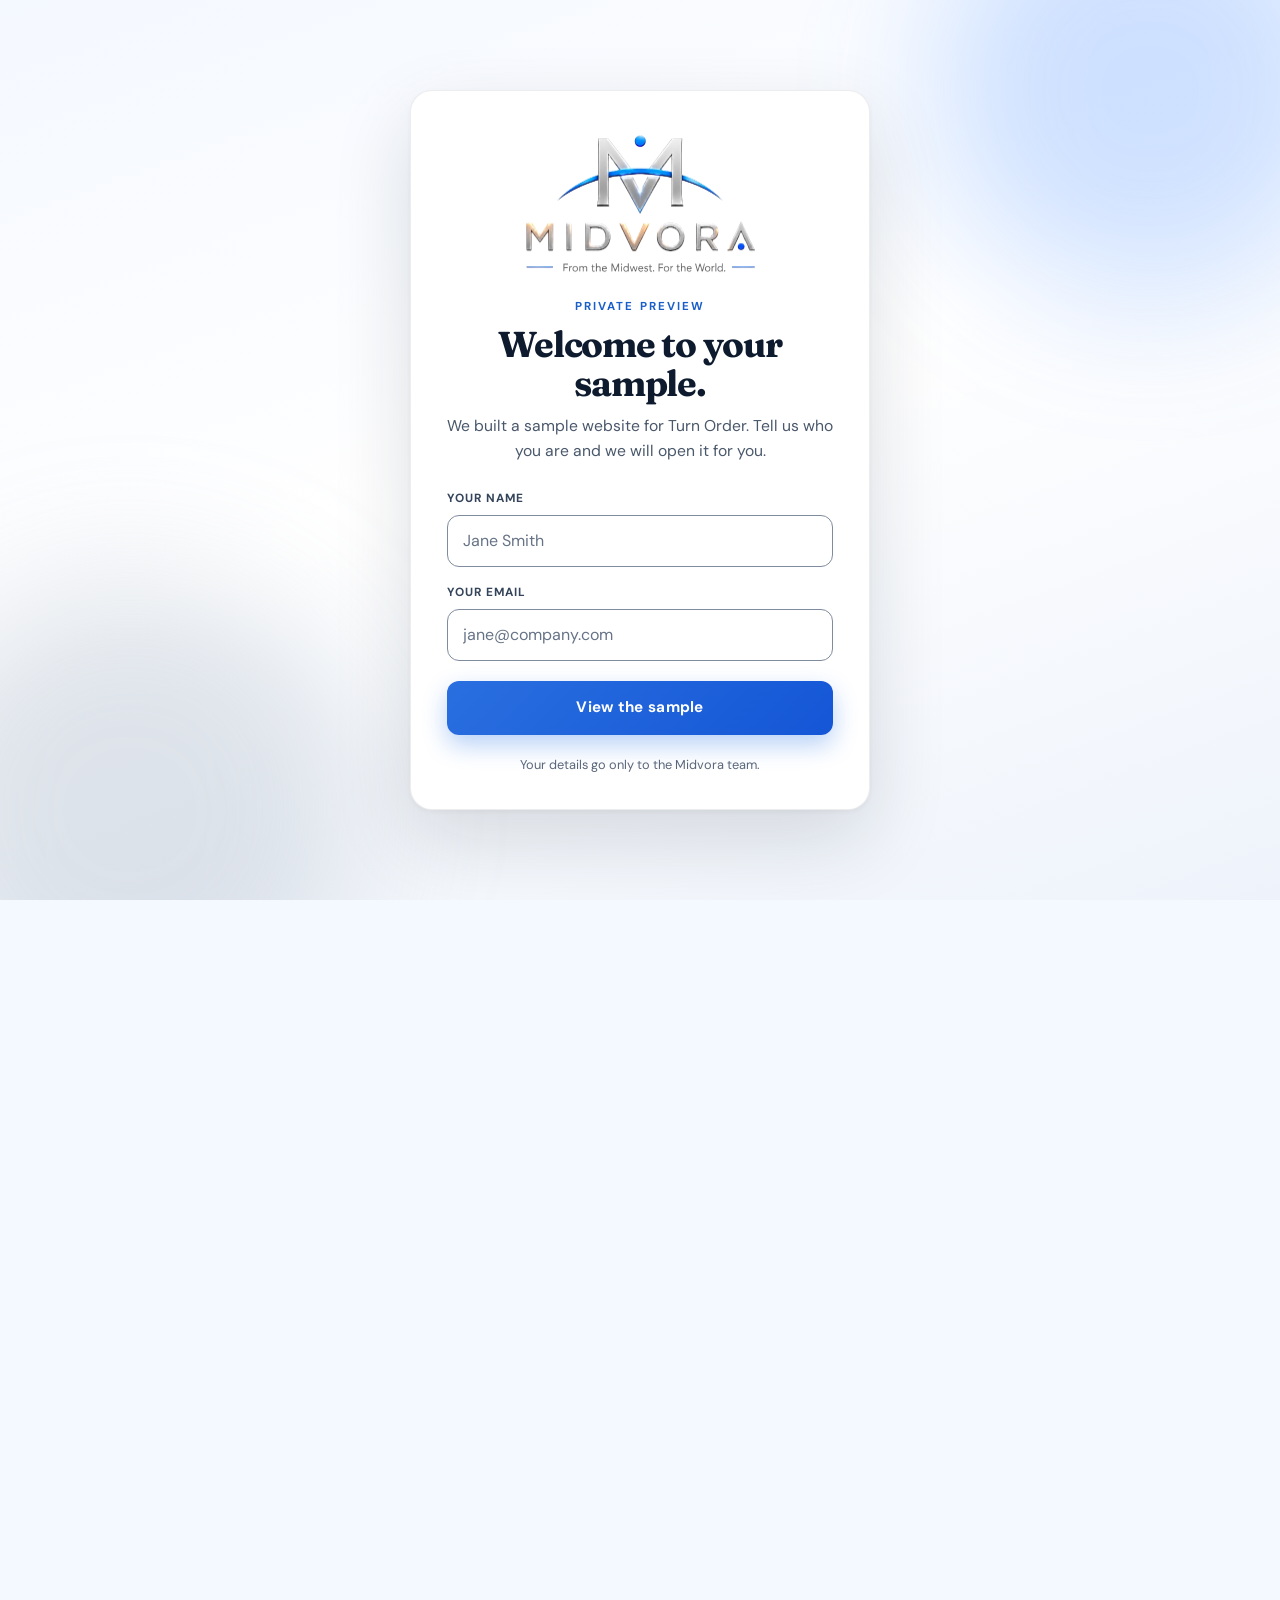
<file: events.html>
<!DOCTYPE html>
<html lang="en" data-theme="coral">
<head>
<meta charset="utf-8">
<meta name="viewport" content="width=device-width, initial-scale=1">
<title>Events | Turn Order, Marshall MN</title>
<meta name="description" content="Learn to Play Thursdays, Friday Night Magic, Sunday Villainous, chess nights and special events at Turn Order in Marshall, MN.">
<meta name="theme-color" content="#293241">
<meta property="og:type" content="website">
<meta property="og:site_name" content="Turn Order">
<meta property="og:title" content="Events | Turn Order, Marshall MN">
<meta property="og:description" content="Learn to Play Thursdays, Friday Night Magic, Sunday Villainous, chess nights and special events at Turn Order in Marshall, MN.">
<meta property="og:image" content="https://afrocoder16.github.io/Turn_Order/assets/img/og.jpg">
<meta name="twitter:card" content="summary_large_image">
<link rel="canonical" href="https://afrocoder16.github.io/Turn_Order/events.html">
<link rel="icon" href="assets/favicon.svg" type="image/svg+xml">
<script>(function(){var d=document.documentElement;try{var s=new URLSearchParams(location.search).get("theme")||localStorage.getItem("to-theme");if(/^(coral|ember|forest|arcade)$/.test(s))d.setAttribute("data-theme",s)}catch(e){}if(!window.matchMedia||!matchMedia("(prefers-reduced-motion: reduce)").matches)d.classList.add("anim")})()</script>
<script>window.MV_GATE={"key":"482b08ba-a272-42ac-ac74-c322beb155b0","business":"Turn Order","store":"midvora-sample-visitor:turn-order","v":"68cfc22b"};(function(){var g=window.MV_GATE,d=document.documentElement;try{if(localStorage.getItem(g.store))return}catch(e){return}d.classList.add("gate-locked");var s=document.createElement("style");s.textContent="html.gate-locked,html.gate-locked body{overflow:hidden;background:#f4f8ff}html.gate-locked body>:not(.gate),html.gate-locked body>:not(.gate) *{visibility:hidden!important}";document.head.appendChild(s);var j=document.createElement("script");j.src="assets/js/gate.js?v="+g.v;document.head.appendChild(j);setTimeout(function(){if(!document.getElementById("gate"))d.classList.remove("gate-locked")},6000)})()</script>
<link rel="preload" href="assets/fonts/chakra-petch-700-italic.woff2" as="font" type="font/woff2" crossorigin>
<link rel="preload" href="assets/fonts/dm-sans.woff2" as="font" type="font/woff2" crossorigin>
<link rel="stylesheet" href="assets/css/fonts.css">
<link rel="stylesheet" href="assets/css/styles.css">
<script type="application/ld+json">{"@context":"https://schema.org","@type":"HobbyShop","name":"Turn Order","description":"Board-game shop and play space with open tables, events and two private rooms.","telephone":"+1-507-401-3888","address":{"@type":"PostalAddress","streetAddress":"1113 E College Dr, Suite 6","addressLocality":"Marshall","addressRegion":"MN","postalCode":"56258","addressCountry":"US"},"openingHoursSpecification":[{"@type":"OpeningHoursSpecification","dayOfWeek":["Monday","Wednesday","Thursday","Sunday"],"opens":"12:00","closes":"20:00"},{"@type":"OpeningHoursSpecification","dayOfWeek":["Friday","Saturday"],"opens":"12:00","closes":"22:00"}],"sameAs":["https://www.facebook.com/turnorderplay","https://www.instagram.com/turnorderplay","https://www.tiktok.com/@turnorderplay","https://discord.gg/2SvDqBc3d"],"url":"https://afrocoder16.github.io/Turn_Order","image":"https://afrocoder16.github.io/Turn_Order/assets/img/og.jpg"}</script>
<script type="application/ld+json">{"@context":"https://schema.org","@type":"Event","name":"Halloween Werewolf Night","startDate":"2026-10-24T18:00:00-05:00","endDate":"2026-10-24T20:30:00-05:00","eventAttendanceMode":"https://schema.org/OfflineEventAttendanceMode","eventStatus":"https://schema.org/EventScheduled","description":"Ultimate Werewolf, the classic game of bluffing and social deduction. No experience needed, and staff run every game.","location":{"@type":"Place","name":"Turn Order","address":{"@type":"PostalAddress","streetAddress":"1113 E College Dr, Suite 6","addressLocality":"Marshall","addressRegion":"MN","postalCode":"56258","addressCountry":"US"}},"organizer":{"@type":"Organization","name":"Turn Order"}}</script>
</head>
<body>
<div class="progress" id="progress" aria-hidden="true"></div>
<a class="skip" href="#main">Skip to content</a>
<aside class="concept" aria-label="Concept notice">Concept preview by <b>Midvora</b> · not the shop's official website</aside>
<header class="site-header">
  <div class="wrap bar">
    <a class="brand" href="index.html" aria-label="Turn Order, home"><svg viewBox="0 0 40 40" aria-hidden="true" focusable="false"><polygon class="lg-a" points="20,2 36,11 36,29 20,38 4,29 4,11"/><polygon class="lg-b" points="20,8 31,14 31,26 20,32 9,26 9,14"/><circle class="lg-c" cx="15" cy="15.5" r="2.4"/><circle class="lg-c" cx="20" cy="20" r="2.4"/><circle class="lg-c" cx="25" cy="24.5" r="2.4"/></svg><span>Turn Order</span></a>
    <nav class="nav" id="nav" aria-label="Main">
      <a href="play.html">Play &amp; Shop</a>
      <a href="events.html" aria-current="page">Events</a>
      <a href="rooms.html">Private rooms</a>
      <a href="visit.html">Visit</a>
      <a class="btn btn-primary btn-sm" href="visit.html">Plan a visit</a>
    </nav>
    <div class="theme">
      <button class="theme-btn" id="theme-btn" type="button" aria-label="Choose a colour scheme" aria-haspopup="true" aria-expanded="false"><i></i><i></i><i></i></button>
      <div class="theme-pop" id="theme-pop" hidden></div>
    </div>
    <button class="menu-btn" type="button" aria-expanded="false" aria-controls="nav">Menu</button>
  </div>
</header>
<main id="main">

<section class="page-hero hexpat sec-dark">
  <div class="wrap">
    <p class="kicker">Events</p>
    <h1>Always something <span class="grad">on the table.</span></h1>
    <p class="lead">A regular rhythm all week, plus special nights. Past events hide themselves automatically.</p>
    
  </div>
</section>
<section class="section sec-mid hexpat">
  <div class="wrap">
    <div class="section-head reveal"><p class="kicker">The weekly rhythm</p><h2>Your week at Turn Order.</h2><p>Based on the shop's October 2026 schedule. Later months will be posted on Facebook.</p></div>
    <div class="rhythm reveal">
      <div><b>Monday</b><span>Kids Chess 5 to 6 pm, then Open Chess 6 to 8 pm.</span></div>
      <div><b>Thursday</b><span>Learn to Play, 6 to 7 pm. A new game each week.</span></div>
      <div><b>Friday</b><span>Friday Night Magic, 6 to 9 pm.</span></div>
      <div><b>Sunday</b><span>Villainous, 4 to 6 pm.</span></div>
    </div>
  </div>
</section>
<section class="section sec-light">
  <div class="wrap" style="max-width:960px">
    <div class="section-head reveal"><p class="kicker">Calendar</p><h2>Upcoming <span class="grad">events.</span></h2></div>
    <div class="filter-row"><div class="filters" role="group" aria-label="Filter events by type">
      <button type="button" data-filter="all" aria-pressed="true">All</button>
      <button type="button" data-filter="ltp" aria-pressed="false">Learn to Play</button>
      <button type="button" data-filter="magic" aria-pressed="false">Magic</button>
      <button type="button" data-filter="villainous" aria-pressed="false">Villainous</button>
      <button type="button" data-filter="chess" aria-pressed="false">Chess</button>
      <button type="button" data-filter="special" aria-pressed="false">Special</button>
    </div><button type="button" class="btn btn-outline btn-sm" id="add-all" hidden>Add all to calendar</button></div>
    <div id="event-list" aria-live="polite"><noscript><div class="empty"><p>JavaScript shows the live calendar. Until then, see <a href="https://www.facebook.com/turnorderplay">our Facebook page</a>.</p></div></noscript></div>
    <p class="note" style="margin-top:2rem">Questions about an event? Call or message us. Times are Central. RSVP links go to Facebook.</p>
  </div>
</section>

</main>
<footer class="footer">
  <div class="wrap">
    <div class="cols">
      <div>
        <a class="brand" href="index.html"><svg viewBox="0 0 40 40" aria-hidden="true" focusable="false"><polygon class="lg-a" points="20,2 36,11 36,29 20,38 4,29 4,11"/><polygon class="lg-b" points="20,8 31,14 31,26 20,32 9,26 9,14"/><circle class="lg-c" cx="15" cy="15.5" r="2.4"/><circle class="lg-c" cx="20" cy="20" r="2.4"/><circle class="lg-c" cx="25" cy="24.5" r="2.4"/></svg><span>Turn Order</span></a>
        <p style="margin-top:.8rem">Board games, open tables and a friendly crowd in Marshall, MN.</p>
      </div>
      <div>
        <span class="fh">Visit</span>
        <p>1113 E College Dr, Suite 6<br>Marshall, MN 56258<br><a href="tel:+15074013888">(507) 401-3888</a></p>
        <p><span class="status" data-status data-state="closed">Hours</span></p>
      </div>
      <div>
        <span class="fh">Explore</span>
        <ul>
          <li><a href="play.html">Play &amp; Shop</a></li>
          <li><a href="events.html">Events</a></li>
          <li><a href="rooms.html">Private rooms</a></li>
          <li><a href="visit.html">Hours &amp; directions</a></li>
        </ul>
      </div>
      <div>
        <span class="fh">Community</span>
        <ul>
          <li><a href="https://www.facebook.com/turnorderplay" rel="noopener" target="_blank">Facebook</a></li>
          <li><a href="https://www.instagram.com/turnorderplay" rel="noopener" target="_blank">Instagram</a></li>
          <li><a href="https://www.tiktok.com/@turnorderplay" rel="noopener" target="_blank">TikTok</a></li>
          <li><a href="https://discord.gg/2SvDqBc3d" rel="noopener" target="_blank">Discord</a></li>
        </ul>
      </div>
    </div>
    <p class="fine">Concept preview by Midvora. Hours and events come from the shop's public posts and listings. Photos are licensed placeholders from Wikimedia Commons (<a href="credits.html">credits</a>) to be replaced with the shop's own. Facebook, Instagram, TikTok and Discord are separate services.</p>
  </div>
</footer>
<nav class="actionbar" aria-label="Quick actions">
  <a href="tel:+15074013888">Call</a>
  <a href="https://www.google.com/maps/search/?api=1&amp;query=Turn%20Order%2C%201113%20E%20College%20Dr%20Suite%206%2C%20Marshall%2C%20MN%2056258" rel="noopener" target="_blank">Directions</a>
  <a href="events.html">Events</a>
</nav>
<script type="application/json" id="site-data">{"site":{"name":"Turn Order","tagline":"Board games, open tables and a friendly crowd in Marshall, MN.","phone":"(507) 401-3888","phoneHref":"tel:+15074013888","smsHref":"sms:+15074013888","address":{"street":"1113 E College Dr, Suite 6","city":"Marshall","region":"MN","zip":"56258"},"mapsUrl":"https://www.google.com/maps/search/?api=1&query=Turn%20Order%2C%201113%20E%20College%20Dr%20Suite%206%2C%20Marshall%2C%20MN%2056258","timezone":"America/Chicago","hours":[{"day":"Sunday","open":"12:00","close":"20:00"},{"day":"Monday","open":"12:00","close":"20:00"},{"day":"Tuesday","open":null,"close":null},{"day":"Wednesday","open":"12:00","close":"20:00"},{"day":"Thursday","open":"12:00","close":"20:00"},{"day":"Friday","open":"12:00","close":"22:00"},{"day":"Saturday","open":"12:00","close":"22:00"}],"socials":{"facebook":"https://www.facebook.com/turnorderplay","instagram":"https://www.instagram.com/turnorderplay","tiktok":"https://www.tiktok.com/@turnorderplay","discord":"https://discord.gg/2SvDqBc3d"},"seasonal":{"asOf":"October 2026","text":"A spooky Seasonal Selection is stocked for October, with picks like Horrified and haunted-house games."},"hoursSource":"Marshall Area Chamber of Commerce listing","opened":"2026-09-02","messengerHref":"https://m.me/turnorderplay","theme":"coral"},"events":[{"id":"2026-10-01-ltp","date":"2026-10-01","type":"ltp","title":"Learn to Play: Heroscape","start":"18:00","end":"19:00","desc":"Thursday Learn to Play night featuring Heroscape.","game":"Heroscape","source":"Facebook post, Oct 4 2026 (October Event Schedule)"},{"id":"2026-10-02-magic","date":"2026-10-02","type":"magic","title":"Friday Night Magic","start":"18:00","end":"21:00","desc":"Weekly Friday Night Magic. Recent nights have run as Point Chase: casual Commander with prizes at 9 pm.","source":"Facebook post, Oct 4 2026 (October Event Schedule)","details":["Point Chase format as run on Oct 9: free entry, points window 6 to 9 pm, prizes awarded at 9 pm","Casual/focused Commander. Max 2 decks you can swap between games","No cEDH decks and no proxies. The host assigns games as players are ready"]},{"id":"2026-10-04-villainous","date":"2026-10-04","type":"villainous","title":"Disney Villainous","start":"16:00","end":"18:00","desc":"Sunday Villainous session: Disney edition.","source":"Facebook post, Oct 4 2026 (October Event Schedule)"},{"id":"2026-10-05-chess-kids","date":"2026-10-05","type":"chess","title":"Kids Chess","start":"17:00","end":"18:00","desc":"Monday chess hour for kids.","n":"-kids","source":"Facebook post, Oct 4 2026 (October Event Schedule)"},{"id":"2026-10-05-chess-open","date":"2026-10-05","type":"chess","title":"Open Chess","start":"18:00","end":"20:00","desc":"Open chess play.","n":"-open","source":"Facebook post, Oct 4 2026 (October Event Schedule)"},{"id":"2026-10-08-ltp","date":"2026-10-08","type":"ltp","title":"Learn to Play: Pokémon Labyrinth","start":"18:00","end":"19:00","desc":"Thursday Learn to Play night featuring Pokémon Labyrinth, a quick maze game for all ages.","game":"Pokémon Labyrinth","source":"Facebook posts, Oct 4 and Oct 5 2026"},{"id":"2026-10-09-magic","date":"2026-10-09","type":"magic","title":"Friday Night Magic","start":"18:00","end":"21:00","desc":"Weekly Friday Night Magic. Recent nights have run as Point Chase: casual Commander with prizes at 9 pm.","source":"Facebook post, Oct 4 2026 (October Event Schedule)","details":["Point Chase format as run on Oct 9: free entry, points window 6 to 9 pm, prizes awarded at 9 pm","Casual/focused Commander. Max 2 decks you can swap between games","No cEDH decks and no proxies. The host assigns games as players are ready"]},{"id":"2026-10-11-villainous","date":"2026-10-11","type":"villainous","title":"Star Wars Villainous","start":"16:00","end":"18:00","desc":"Sunday Villainous session: Star Wars edition.","source":"Facebook post, Oct 4 2026 (October Event Schedule)"},{"id":"2026-10-12-chess-kids","date":"2026-10-12","type":"chess","title":"Kids Chess","start":"17:00","end":"18:00","desc":"Monday chess hour for kids.","n":"-kids","source":"Facebook post, Oct 4 2026 (October Event Schedule)"},{"id":"2026-10-12-chess-open","date":"2026-10-12","type":"chess","title":"Open Chess","start":"18:00","end":"20:00","desc":"Open chess play.","n":"-open","source":"Facebook post, Oct 4 2026 (October Event Schedule)"},{"id":"2026-10-15-ltp","date":"2026-10-15","type":"ltp","title":"Learn to Play: Unmatched","start":"18:00","end":"19:00","desc":"Thursday Learn to Play night featuring Unmatched, with heroes like Medusa, King Arthur, Sinbad and Alice.","game":"Unmatched","source":"Facebook post, Oct 12 2026","details":["Event-night bonus: 10% off any Unmatched volume and all in-store expansions (event night only)","Pick a hero and learn the game with a guided playthrough"]},{"id":"2026-10-16-magic","date":"2026-10-16","type":"magic","title":"Friday Night Magic","start":"18:00","end":"21:00","desc":"Weekly Friday Night Magic. Recent nights have run as Point Chase: casual Commander with prizes at 9 pm.","source":"Facebook post, Oct 4 2026 (October Event Schedule)","details":["Point Chase format as run on Oct 9: free entry, points window 6 to 9 pm, prizes awarded at 9 pm","Casual/focused Commander. Max 2 decks you can swap between games","No cEDH decks and no proxies. The host assigns games as players are ready"]},{"id":"2026-10-18-villainous","date":"2026-10-18","type":"villainous","title":"Disney Villainous","start":"16:00","end":"18:00","desc":"Sunday Villainous session: Disney edition.","source":"Facebook post, Oct 4 2026 (October Event Schedule)"},{"id":"2026-10-19-chess-kids","date":"2026-10-19","type":"chess","title":"Kids Chess","start":"17:00","end":"18:00","desc":"Monday chess hour for kids.","n":"-kids","source":"Facebook post, Oct 4 2026 (October Event Schedule)"},{"id":"2026-10-19-chess-open","date":"2026-10-19","type":"chess","title":"Open Chess","start":"18:00","end":"20:00","desc":"Open chess play.","n":"-open","source":"Facebook post, Oct 4 2026 (October Event Schedule)"},{"id":"2026-10-22-ltp","date":"2026-10-22","type":"ltp","title":"Learn to Play: Horrified","start":"18:00","end":"19:00","desc":"Thursday Learn to Play night featuring Horrified.","game":"Horrified","source":"Facebook post, Oct 4 2026 (October Event Schedule)"},{"id":"2026-10-23-magic","date":"2026-10-23","type":"magic","title":"Friday Night Magic","start":"18:00","end":"21:00","desc":"Weekly Friday Night Magic. Recent nights have run as Point Chase: casual Commander with prizes at 9 pm.","source":"Facebook post, Oct 4 2026 (October Event Schedule)","details":["Point Chase format as run on Oct 9: free entry, points window 6 to 9 pm, prizes awarded at 9 pm","Casual/focused Commander. Max 2 decks you can swap between games","No cEDH decks and no proxies. The host assigns games as players are ready"]},{"id":"2026-10-24-special","date":"2026-10-24","type":"special","title":"Halloween Werewolf Night","start":"18:00","end":"20:30","desc":"Ultimate Werewolf, the classic game of bluffing and social deduction. No experience needed, and staff run every game.","rsvp":"https://www.facebook.com/share/1FQaKAM64v/","source":"Facebook event post, Oct 2 2026 (poster says 6-8:30 pm; the Oct 4 calendar graphic says 6-8 pm)","cost":"","details":["6:00 pm: Learn to Play and Round 1, a warm-up game that's good for beginners","6:30 pm: Round 2, with advanced roles added (Seer, Witch, Tanner and more)","7:15 pm: Round 3, with special rules and maximum chaos","End of night: grand prize raffle (you must be present to win)","Raffle: 3 copies of Ultimate Werewolf. Earn 1 ticket for every game you play, plus 2 bonus tickets for wearing a costume","Snack bar and cooler open. 10% off all Horror, Mystery and Social Deduction board games all night"]},{"id":"2026-10-25-villainous","date":"2026-10-25","type":"villainous","title":"Marvel Villainous","start":"16:00","end":"18:00","desc":"Sunday Villainous session: Marvel edition.","source":"Facebook post, Oct 4 2026 (October Event Schedule)"},{"id":"2026-10-26-chess-kids","date":"2026-10-26","type":"chess","title":"Kids Chess","start":"17:00","end":"18:00","desc":"Monday chess hour for kids.","n":"-kids","source":"Facebook post, Oct 4 2026 (October Event Schedule)"},{"id":"2026-10-26-chess-open","date":"2026-10-26","type":"chess","title":"Open Chess","start":"18:00","end":"20:00","desc":"Open chess play.","n":"-open","source":"Facebook post, Oct 4 2026 (October Event Schedule)"},{"id":"2026-10-29-ltp","date":"2026-10-29","type":"ltp","title":"Learn to Play: Betrayal at House on the Hill","start":"18:00","end":"19:00","desc":"Thursday Learn to Play night featuring Betrayal at House on the Hill.","game":"Betrayal at House on the Hill","source":"Facebook post, Oct 4 2026 (October Event Schedule)"},{"id":"2026-10-30-magic","date":"2026-10-30","type":"magic","title":"Friday Night Magic","start":"18:00","end":"21:00","desc":"Weekly Friday Night Magic. Recent nights have run as Point Chase: casual Commander with prizes at 9 pm.","source":"Facebook post, Oct 4 2026 (October Event Schedule)","details":["Point Chase format as run on Oct 9: free entry, points window 6 to 9 pm, prizes awarded at 9 pm","Casual/focused Commander. Max 2 decks you can swap between games","No cEDH decks and no proxies. The host assigns games as players are ready"]}],"games":[{"name":"Horrified","min":1,"max":5,"minutes":60,"vibes":["coop","spooky"],"blurb":"Team up against classic movie monsters. Everyone wins or loses together."},{"name":"Unmatched","min":2,"max":4,"minutes":30,"vibes":["competitive","quick"],"blurb":"Fast head-to-head duels between legendary heroes. Easy to learn, quick to replay."},{"name":"Pokémon Labyrinth","min":2,"max":4,"minutes":25,"vibes":["competitive","quick","family"],"blurb":"Slide the maze tiles to open new paths and catch Pokémon. Easy to pick up, whether you're 8 or 80."},{"name":"Betrayal at House on the Hill","min":3,"max":6,"minutes":60,"vibes":["spooky","coop","competitive"],"blurb":"Explore a haunted house together until one of you turns on the rest."},{"name":"Villainous","min":2,"max":4,"minutes":50,"vibes":["competitive","strategy"],"blurb":"Play the villain. Every character has their own goal and their own way to win."},{"name":"Heroscape","min":2,"max":4,"minutes":60,"vibes":["competitive","strategy"],"blurb":"Build a battlefield, command your army, and fight over the high ground."},{"name":"Werewolf","min":5,"max":20,"minutes":30,"vibes":["party","spooky"],"blurb":"A social deception game: talk, bluff and work out who the wolves are."},{"name":"Chess","min":2,"max":2,"minutes":45,"vibes":["competitive","strategy"],"blurb":"The classic. Open chess nights run Mondays, with a kids hour first."}],"promos":[{"id":"unmatched-oct15","tag":"10% off","icon":"⚔️","title":"Learn to Play Unmatched","body":"Pick a hero and learn the game with us. Get 10% off any Unmatched volume and all in-store expansions. Event night only.","from":"2026-10-12","until":"2026-10-15","cta":{"label":"See the event","href":"events.html"},"source":"Facebook post, Oct 12 2026"},{"id":"werewolf-oct24","tag":"10% off + raffle","icon":"🐺","title":"Halloween Werewolf Night","body":"Saturday, Oct 24, 6 to 8:30 pm. 10% off Horror, Mystery and Social Deduction games all night, plus a raffle for 3 copies of Ultimate Werewolf. Costumes earn bonus tickets.","from":"2026-10-15","until":"2026-10-24","cta":{"label":"RSVP on Facebook","href":"https://www.facebook.com/share/1FQaKAM64v/","external":true},"source":"Facebook post, Oct 2 2026"},{"id":"seasonal-oct","tag":"New in","icon":"🎃","title":"Spooky Seasonal Selection","body":"Halloween-ready games are on the shelves, from monster hunts like Horrified to haunted-house mysteries.","from":"2026-10-14","until":"2026-10-31","cta":{"label":"See the shop","href":"play.html#shop"},"source":"Facebook post, ~Oct 14 2026"}]}</script>
<script src="assets/js/main.js" defer></script>
</body>
</html>
</file>
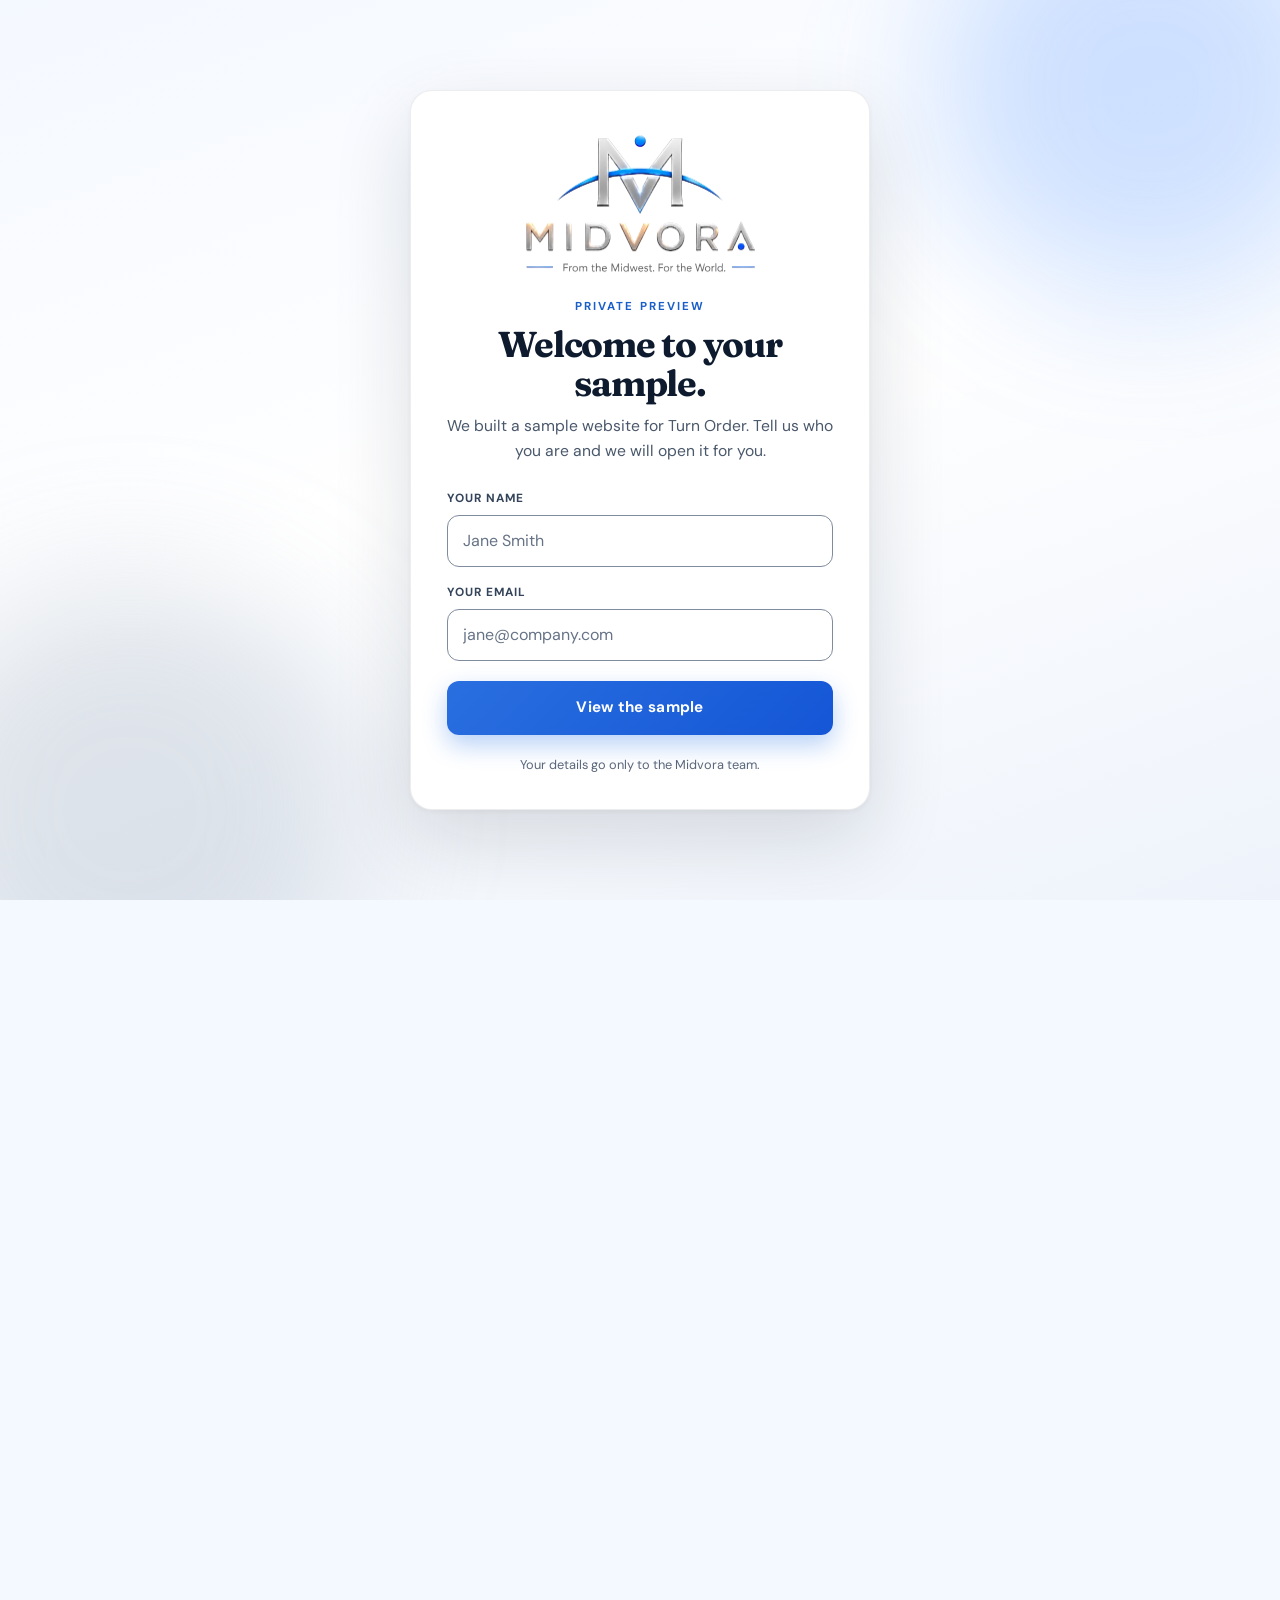
<file: play.html>
<!DOCTYPE html>
<html lang="en" data-theme="coral">
<head>
<meta charset="utf-8">
<meta name="viewport" content="width=device-width, initial-scale=1">
<title>Play &amp; Shop | Turn Order, Marshall MN</title>
<meta name="description" content="Open tables, a game library and shelves of board games, card games, tabletop RPGs and accessories at Turn Order in Marshall, MN.">
<meta name="theme-color" content="#293241">
<meta property="og:type" content="website">
<meta property="og:site_name" content="Turn Order">
<meta property="og:title" content="Play &amp; Shop | Turn Order, Marshall MN">
<meta property="og:description" content="Open tables, a game library and shelves of board games, card games, tabletop RPGs and accessories at Turn Order in Marshall, MN.">
<meta property="og:image" content="https://afrocoder16.github.io/Turn_Order/assets/img/og.jpg">
<meta name="twitter:card" content="summary_large_image">
<link rel="canonical" href="https://afrocoder16.github.io/Turn_Order/play.html">
<link rel="icon" href="assets/favicon.svg" type="image/svg+xml">
<script>(function(){var d=document.documentElement;try{var s=new URLSearchParams(location.search).get("theme")||localStorage.getItem("to-theme");if(/^(coral|ember|forest|arcade)$/.test(s))d.setAttribute("data-theme",s)}catch(e){}if(!window.matchMedia||!matchMedia("(prefers-reduced-motion: reduce)").matches)d.classList.add("anim")})()</script>
<script>window.MV_GATE={"key":"482b08ba-a272-42ac-ac74-c322beb155b0","business":"Turn Order","store":"midvora-sample-visitor:turn-order","v":"68cfc22b"};(function(){var g=window.MV_GATE,d=document.documentElement;try{if(localStorage.getItem(g.store))return}catch(e){return}d.classList.add("gate-locked");var s=document.createElement("style");s.textContent="html.gate-locked,html.gate-locked body{overflow:hidden;background:#f4f8ff}html.gate-locked body>:not(.gate),html.gate-locked body>:not(.gate) *{visibility:hidden!important}";document.head.appendChild(s);var j=document.createElement("script");j.src="assets/js/gate.js?v="+g.v;document.head.appendChild(j);setTimeout(function(){if(!document.getElementById("gate"))d.classList.remove("gate-locked")},6000)})()</script>
<link rel="preload" href="assets/fonts/chakra-petch-700-italic.woff2" as="font" type="font/woff2" crossorigin>
<link rel="preload" href="assets/fonts/dm-sans.woff2" as="font" type="font/woff2" crossorigin>
<link rel="stylesheet" href="assets/css/fonts.css">
<link rel="stylesheet" href="assets/css/styles.css">
<script type="application/ld+json">{"@context":"https://schema.org","@type":"HobbyShop","name":"Turn Order","description":"Board-game shop and play space with open tables, events and two private rooms.","telephone":"+1-507-401-3888","address":{"@type":"PostalAddress","streetAddress":"1113 E College Dr, Suite 6","addressLocality":"Marshall","addressRegion":"MN","postalCode":"56258","addressCountry":"US"},"openingHoursSpecification":[{"@type":"OpeningHoursSpecification","dayOfWeek":["Monday","Wednesday","Thursday","Sunday"],"opens":"12:00","closes":"20:00"},{"@type":"OpeningHoursSpecification","dayOfWeek":["Friday","Saturday"],"opens":"12:00","closes":"22:00"}],"sameAs":["https://www.facebook.com/turnorderplay","https://www.instagram.com/turnorderplay","https://www.tiktok.com/@turnorderplay","https://discord.gg/2SvDqBc3d"],"url":"https://afrocoder16.github.io/Turn_Order","image":"https://afrocoder16.github.io/Turn_Order/assets/img/og.jpg"}</script>
<script type="application/ld+json">{"@context":"https://schema.org","@type":"FAQPage","mainEntity":[{"@type":"Question","name":"Is open play free?","acceptedAnswer":{"@type":"Answer","text":"Open play is free or a small fee. Ask at the counter for today's details."}},{"@type":"Question","name":"I've never played a modern board game. Where do I start?","acceptedAnswer":{"@type":"Answer","text":"Thursday evenings are Learn to Play nights, 6 to 7 pm, where a different game is taught each week. Special nights like Halloween Werewolf are beginner-friendly too. Or try the game finder."}},{"@type":"Question","name":"Is there food?","acceptedAnswer":{"@type":"Answer","text":"Yes. There's a snack bar and cooler with sodas, energy drinks and snacks, for purchase."}},{"@type":"Question","name":"Can kids play?","acceptedAnswer":{"@type":"Answer","text":"Monday's Kids Chess hour runs 5 to 6 pm. Ask us about ages for other events."}},{"@type":"Question","name":"Do I need to reserve a table?","acceptedAnswer":{"@type":"Answer","text":"Open tables are come-and-play: grab one and start. Want a guaranteed space for your group? Book a private room."}}]}</script>
</head>
<body>
<div class="progress" id="progress" aria-hidden="true"></div>
<a class="skip" href="#main">Skip to content</a>
<aside class="concept" aria-label="Concept notice">Concept preview by <b>Midvora</b> · not the shop's official website</aside>
<header class="site-header">
  <div class="wrap bar">
    <a class="brand" href="index.html" aria-label="Turn Order, home"><svg viewBox="0 0 40 40" aria-hidden="true" focusable="false"><polygon class="lg-a" points="20,2 36,11 36,29 20,38 4,29 4,11"/><polygon class="lg-b" points="20,8 31,14 31,26 20,32 9,26 9,14"/><circle class="lg-c" cx="15" cy="15.5" r="2.4"/><circle class="lg-c" cx="20" cy="20" r="2.4"/><circle class="lg-c" cx="25" cy="24.5" r="2.4"/></svg><span>Turn Order</span></a>
    <nav class="nav" id="nav" aria-label="Main">
      <a href="play.html" aria-current="page">Play &amp; Shop</a>
      <a href="events.html">Events</a>
      <a href="rooms.html">Private rooms</a>
      <a href="visit.html">Visit</a>
      <a class="btn btn-primary btn-sm" href="visit.html">Plan a visit</a>
    </nav>
    <div class="theme">
      <button class="theme-btn" id="theme-btn" type="button" aria-label="Choose a colour scheme" aria-haspopup="true" aria-expanded="false"><i></i><i></i><i></i></button>
      <div class="theme-pop" id="theme-pop" hidden></div>
    </div>
    <button class="menu-btn" type="button" aria-expanded="false" aria-controls="nav">Menu</button>
  </div>
</header>
<main id="main">

<section class="page-hero hexpat sec-dark">
  <div class="wrap">
    <p class="kicker">Play &amp; Shop</p>
    <h1>Sit down. <span class="grad">Play something.</span></h1>
    <p class="lead">Open tables, a game library to pick from, and shelves of games to take home.</p>
    
  </div>
</section>
<section class="section sec-light">
  <div class="wrap">
    <div class="section-head reveal"><p class="kicker">Open play</p><h2>Tables are <span class="grad">waiting.</span></h2></div>
    <div class="grid g3">
      <div class="card tilt reveal"><span class="hexicon">1</span><h3>Grab a table</h3><p>Pick a game from the dedicated library and start playing. No fuss.</p></div>
      <div class="card tilt reveal"><span class="hexicon">2</span><h3>Free or a small fee</h3><p>Ask at the counter for today's details. Staff can also point you to a game that fits your group.</p></div>
      <div class="card tilt reveal"><span class="hexicon">3</span><h3>Snack up</h3><p>A snack bar and cooler with sodas, energy drinks and snacks, for purchase.</p></div>
    </div>
    <p style="margin-top:1.8rem"><a class="btn btn-ghost" href="index.html#finder-section">Not sure what to play? Try the finder</a></p>
  </div>
</section>

<section class="section sec-dark hexpat" id="shop">
  <div class="wrap split">
    <figure class="photo tilt reveal"><img src="assets/img/carcassonne-640.webp" srcset="assets/img/carcassonne-640.webp 640w, assets/img/carcassonne-900.webp 900w, assets/img/carcassonne-1200.webp 1200w" sizes="(max-width: 920px) 100vw, 560px" width="1920" height="1277" alt="A tile-laying board game spread across a table with small wooden figures" loading="lazy" decoding="async"><figcaption>Sample photo, to be replaced with the shop's own.</figcaption></figure>
    <div class="reveal">
      <p class="kicker">The shop</p>
      <h2>Take the fun <span class="grad">home.</span></h2>
      <p>Turn Order stocks modern board games, card games, tabletop RPGs and gaming accessories, from first-game-night picks to things for the long-time hobbyist.</p>
      <p><b>Seasonal pick (October 2026):</b> A spooky Seasonal Selection is stocked for October, with picks like Horrified and haunted-house games.</p>
      <p>Shopping is in store, and stock changes, so call (507) 401-3888 to ask whether something's on the shelf.</p>
      <a class="btn btn-primary" href="tel:+15074013888">Call the shop</a>
    </div>
  </div>
</section>

<section class="section sec-light" id="request">
  <div class="wrap split">
    <div class="reveal">
      <p class="kicker">Game requests</p>
      <h2>Tell us what to <span class="grad">stock next.</span></h2>
      <p>The shelves are still filling up, and the owners are leaving room for what you want to see. Send a request from here, or post it in the Discord.</p>
      <ul class="ticks">
        <li><span>Missing a favorite? Ask us to stock it.</span></li>
        <li><span>Want to try before you buy? Ask about the library.</span></li>
      </ul>
      <a class="btn btn-ghost" href="https://discord.gg/2SvDqBc3d" rel="noopener" target="_blank">Post in the Discord</a>
    </div>
    <div class="panel reveal">
      <form class="composer" data-kind="game" aria-label="Game request builder">
        <div class="field" style="margin-bottom:1rem"><label for="g-game">Which game?</label><input id="g-game" name="game" type="text" maxlength="80" placeholder="e.g. Wingspan" autocomplete="off"></div>
        <div class="field" style="margin-bottom:1.2rem"><label for="g-why">Why this one? (optional)</label><textarea id="g-why" name="why" placeholder="Great with two players, our group loves it…"></textarea></div>
        <div class="actions" style="margin:0">
          <a class="btn btn-primary" data-sms href="sms:+15074013888">Text it to the shop</a>
          <button type="submit" class="btn btn-ghost" data-copy>Copy message</button>
        </div>
        <div class="composer-out" data-out tabindex="-1" aria-live="polite"></div>
        <p class="finder-note">Nothing is sent from this site. It opens your own messaging app, or you can copy the text.</p>
      </form>
    </div>
  </div>
</section>

<section class="section sec-soft">
  <div class="wrap" style="max-width:820px">
    <div class="section-head reveal"><p class="kicker">Good to know</p><h2>Open play questions.</h2></div>
    <div class="faq">
      <details><summary>Is open play free?</summary><div class="ans"><p>Open play is free or a small fee. Ask at the counter for today's details.</p></div></details>
      <details><summary>I've never played a modern board game. Where do I start?</summary><div class="ans"><p>Thursday evenings are Learn to Play nights, 6 to 7 pm, where a different game is taught each week. Special nights like Halloween Werewolf are beginner-friendly too. Or <a href="index.html#finder-section">try the game finder</a>.</p></div></details>
      <details><summary>Is there food?</summary><div class="ans"><p>Yes. There's a snack bar and cooler with sodas, energy drinks and snacks, for purchase.</p></div></details>
      <details><summary>Can kids play?</summary><div class="ans"><p>Monday's Kids Chess hour runs 5 to 6 pm. Ask us about ages for other events.</p></div></details>
      <details><summary>Do I need to reserve a table?</summary><div class="ans"><p>Open tables are come-and-play: grab one and start. Want a guaranteed space for your group? Book a <a href="rooms.html">private room</a>.</p></div></details>
    </div>
  </div>
</section>

</main>
<footer class="footer">
  <div class="wrap">
    <div class="cols">
      <div>
        <a class="brand" href="index.html"><svg viewBox="0 0 40 40" aria-hidden="true" focusable="false"><polygon class="lg-a" points="20,2 36,11 36,29 20,38 4,29 4,11"/><polygon class="lg-b" points="20,8 31,14 31,26 20,32 9,26 9,14"/><circle class="lg-c" cx="15" cy="15.5" r="2.4"/><circle class="lg-c" cx="20" cy="20" r="2.4"/><circle class="lg-c" cx="25" cy="24.5" r="2.4"/></svg><span>Turn Order</span></a>
        <p style="margin-top:.8rem">Board games, open tables and a friendly crowd in Marshall, MN.</p>
      </div>
      <div>
        <span class="fh">Visit</span>
        <p>1113 E College Dr, Suite 6<br>Marshall, MN 56258<br><a href="tel:+15074013888">(507) 401-3888</a></p>
        <p><span class="status" data-status data-state="closed">Hours</span></p>
      </div>
      <div>
        <span class="fh">Explore</span>
        <ul>
          <li><a href="play.html">Play &amp; Shop</a></li>
          <li><a href="events.html">Events</a></li>
          <li><a href="rooms.html">Private rooms</a></li>
          <li><a href="visit.html">Hours &amp; directions</a></li>
        </ul>
      </div>
      <div>
        <span class="fh">Community</span>
        <ul>
          <li><a href="https://www.facebook.com/turnorderplay" rel="noopener" target="_blank">Facebook</a></li>
          <li><a href="https://www.instagram.com/turnorderplay" rel="noopener" target="_blank">Instagram</a></li>
          <li><a href="https://www.tiktok.com/@turnorderplay" rel="noopener" target="_blank">TikTok</a></li>
          <li><a href="https://discord.gg/2SvDqBc3d" rel="noopener" target="_blank">Discord</a></li>
        </ul>
      </div>
    </div>
    <p class="fine">Concept preview by Midvora. Hours and events come from the shop's public posts and listings. Photos are licensed placeholders from Wikimedia Commons (<a href="credits.html">credits</a>) to be replaced with the shop's own. Facebook, Instagram, TikTok and Discord are separate services.</p>
  </div>
</footer>
<nav class="actionbar" aria-label="Quick actions">
  <a href="tel:+15074013888">Call</a>
  <a href="https://www.google.com/maps/search/?api=1&amp;query=Turn%20Order%2C%201113%20E%20College%20Dr%20Suite%206%2C%20Marshall%2C%20MN%2056258" rel="noopener" target="_blank">Directions</a>
  <a href="events.html">Events</a>
</nav>
<script type="application/json" id="site-data">{"site":{"name":"Turn Order","tagline":"Board games, open tables and a friendly crowd in Marshall, MN.","phone":"(507) 401-3888","phoneHref":"tel:+15074013888","smsHref":"sms:+15074013888","address":{"street":"1113 E College Dr, Suite 6","city":"Marshall","region":"MN","zip":"56258"},"mapsUrl":"https://www.google.com/maps/search/?api=1&query=Turn%20Order%2C%201113%20E%20College%20Dr%20Suite%206%2C%20Marshall%2C%20MN%2056258","timezone":"America/Chicago","hours":[{"day":"Sunday","open":"12:00","close":"20:00"},{"day":"Monday","open":"12:00","close":"20:00"},{"day":"Tuesday","open":null,"close":null},{"day":"Wednesday","open":"12:00","close":"20:00"},{"day":"Thursday","open":"12:00","close":"20:00"},{"day":"Friday","open":"12:00","close":"22:00"},{"day":"Saturday","open":"12:00","close":"22:00"}],"socials":{"facebook":"https://www.facebook.com/turnorderplay","instagram":"https://www.instagram.com/turnorderplay","tiktok":"https://www.tiktok.com/@turnorderplay","discord":"https://discord.gg/2SvDqBc3d"},"seasonal":{"asOf":"October 2026","text":"A spooky Seasonal Selection is stocked for October, with picks like Horrified and haunted-house games."},"hoursSource":"Marshall Area Chamber of Commerce listing","opened":"2026-09-02","messengerHref":"https://m.me/turnorderplay","theme":"coral"},"events":[{"id":"2026-10-01-ltp","date":"2026-10-01","type":"ltp","title":"Learn to Play: Heroscape","start":"18:00","end":"19:00","desc":"Thursday Learn to Play night featuring Heroscape.","game":"Heroscape","source":"Facebook post, Oct 4 2026 (October Event Schedule)"},{"id":"2026-10-02-magic","date":"2026-10-02","type":"magic","title":"Friday Night Magic","start":"18:00","end":"21:00","desc":"Weekly Friday Night Magic. Recent nights have run as Point Chase: casual Commander with prizes at 9 pm.","source":"Facebook post, Oct 4 2026 (October Event Schedule)","details":["Point Chase format as run on Oct 9: free entry, points window 6 to 9 pm, prizes awarded at 9 pm","Casual/focused Commander. Max 2 decks you can swap between games","No cEDH decks and no proxies. The host assigns games as players are ready"]},{"id":"2026-10-04-villainous","date":"2026-10-04","type":"villainous","title":"Disney Villainous","start":"16:00","end":"18:00","desc":"Sunday Villainous session: Disney edition.","source":"Facebook post, Oct 4 2026 (October Event Schedule)"},{"id":"2026-10-05-chess-kids","date":"2026-10-05","type":"chess","title":"Kids Chess","start":"17:00","end":"18:00","desc":"Monday chess hour for kids.","n":"-kids","source":"Facebook post, Oct 4 2026 (October Event Schedule)"},{"id":"2026-10-05-chess-open","date":"2026-10-05","type":"chess","title":"Open Chess","start":"18:00","end":"20:00","desc":"Open chess play.","n":"-open","source":"Facebook post, Oct 4 2026 (October Event Schedule)"},{"id":"2026-10-08-ltp","date":"2026-10-08","type":"ltp","title":"Learn to Play: Pokémon Labyrinth","start":"18:00","end":"19:00","desc":"Thursday Learn to Play night featuring Pokémon Labyrinth, a quick maze game for all ages.","game":"Pokémon Labyrinth","source":"Facebook posts, Oct 4 and Oct 5 2026"},{"id":"2026-10-09-magic","date":"2026-10-09","type":"magic","title":"Friday Night Magic","start":"18:00","end":"21:00","desc":"Weekly Friday Night Magic. Recent nights have run as Point Chase: casual Commander with prizes at 9 pm.","source":"Facebook post, Oct 4 2026 (October Event Schedule)","details":["Point Chase format as run on Oct 9: free entry, points window 6 to 9 pm, prizes awarded at 9 pm","Casual/focused Commander. Max 2 decks you can swap between games","No cEDH decks and no proxies. The host assigns games as players are ready"]},{"id":"2026-10-11-villainous","date":"2026-10-11","type":"villainous","title":"Star Wars Villainous","start":"16:00","end":"18:00","desc":"Sunday Villainous session: Star Wars edition.","source":"Facebook post, Oct 4 2026 (October Event Schedule)"},{"id":"2026-10-12-chess-kids","date":"2026-10-12","type":"chess","title":"Kids Chess","start":"17:00","end":"18:00","desc":"Monday chess hour for kids.","n":"-kids","source":"Facebook post, Oct 4 2026 (October Event Schedule)"},{"id":"2026-10-12-chess-open","date":"2026-10-12","type":"chess","title":"Open Chess","start":"18:00","end":"20:00","desc":"Open chess play.","n":"-open","source":"Facebook post, Oct 4 2026 (October Event Schedule)"},{"id":"2026-10-15-ltp","date":"2026-10-15","type":"ltp","title":"Learn to Play: Unmatched","start":"18:00","end":"19:00","desc":"Thursday Learn to Play night featuring Unmatched, with heroes like Medusa, King Arthur, Sinbad and Alice.","game":"Unmatched","source":"Facebook post, Oct 12 2026","details":["Event-night bonus: 10% off any Unmatched volume and all in-store expansions (event night only)","Pick a hero and learn the game with a guided playthrough"]},{"id":"2026-10-16-magic","date":"2026-10-16","type":"magic","title":"Friday Night Magic","start":"18:00","end":"21:00","desc":"Weekly Friday Night Magic. Recent nights have run as Point Chase: casual Commander with prizes at 9 pm.","source":"Facebook post, Oct 4 2026 (October Event Schedule)","details":["Point Chase format as run on Oct 9: free entry, points window 6 to 9 pm, prizes awarded at 9 pm","Casual/focused Commander. Max 2 decks you can swap between games","No cEDH decks and no proxies. The host assigns games as players are ready"]},{"id":"2026-10-18-villainous","date":"2026-10-18","type":"villainous","title":"Disney Villainous","start":"16:00","end":"18:00","desc":"Sunday Villainous session: Disney edition.","source":"Facebook post, Oct 4 2026 (October Event Schedule)"},{"id":"2026-10-19-chess-kids","date":"2026-10-19","type":"chess","title":"Kids Chess","start":"17:00","end":"18:00","desc":"Monday chess hour for kids.","n":"-kids","source":"Facebook post, Oct 4 2026 (October Event Schedule)"},{"id":"2026-10-19-chess-open","date":"2026-10-19","type":"chess","title":"Open Chess","start":"18:00","end":"20:00","desc":"Open chess play.","n":"-open","source":"Facebook post, Oct 4 2026 (October Event Schedule)"},{"id":"2026-10-22-ltp","date":"2026-10-22","type":"ltp","title":"Learn to Play: Horrified","start":"18:00","end":"19:00","desc":"Thursday Learn to Play night featuring Horrified.","game":"Horrified","source":"Facebook post, Oct 4 2026 (October Event Schedule)"},{"id":"2026-10-23-magic","date":"2026-10-23","type":"magic","title":"Friday Night Magic","start":"18:00","end":"21:00","desc":"Weekly Friday Night Magic. Recent nights have run as Point Chase: casual Commander with prizes at 9 pm.","source":"Facebook post, Oct 4 2026 (October Event Schedule)","details":["Point Chase format as run on Oct 9: free entry, points window 6 to 9 pm, prizes awarded at 9 pm","Casual/focused Commander. Max 2 decks you can swap between games","No cEDH decks and no proxies. The host assigns games as players are ready"]},{"id":"2026-10-24-special","date":"2026-10-24","type":"special","title":"Halloween Werewolf Night","start":"18:00","end":"20:30","desc":"Ultimate Werewolf, the classic game of bluffing and social deduction. No experience needed, and staff run every game.","rsvp":"https://www.facebook.com/share/1FQaKAM64v/","source":"Facebook event post, Oct 2 2026 (poster says 6-8:30 pm; the Oct 4 calendar graphic says 6-8 pm)","cost":"","details":["6:00 pm: Learn to Play and Round 1, a warm-up game that's good for beginners","6:30 pm: Round 2, with advanced roles added (Seer, Witch, Tanner and more)","7:15 pm: Round 3, with special rules and maximum chaos","End of night: grand prize raffle (you must be present to win)","Raffle: 3 copies of Ultimate Werewolf. Earn 1 ticket for every game you play, plus 2 bonus tickets for wearing a costume","Snack bar and cooler open. 10% off all Horror, Mystery and Social Deduction board games all night"]},{"id":"2026-10-25-villainous","date":"2026-10-25","type":"villainous","title":"Marvel Villainous","start":"16:00","end":"18:00","desc":"Sunday Villainous session: Marvel edition.","source":"Facebook post, Oct 4 2026 (October Event Schedule)"},{"id":"2026-10-26-chess-kids","date":"2026-10-26","type":"chess","title":"Kids Chess","start":"17:00","end":"18:00","desc":"Monday chess hour for kids.","n":"-kids","source":"Facebook post, Oct 4 2026 (October Event Schedule)"},{"id":"2026-10-26-chess-open","date":"2026-10-26","type":"chess","title":"Open Chess","start":"18:00","end":"20:00","desc":"Open chess play.","n":"-open","source":"Facebook post, Oct 4 2026 (October Event Schedule)"},{"id":"2026-10-29-ltp","date":"2026-10-29","type":"ltp","title":"Learn to Play: Betrayal at House on the Hill","start":"18:00","end":"19:00","desc":"Thursday Learn to Play night featuring Betrayal at House on the Hill.","game":"Betrayal at House on the Hill","source":"Facebook post, Oct 4 2026 (October Event Schedule)"},{"id":"2026-10-30-magic","date":"2026-10-30","type":"magic","title":"Friday Night Magic","start":"18:00","end":"21:00","desc":"Weekly Friday Night Magic. Recent nights have run as Point Chase: casual Commander with prizes at 9 pm.","source":"Facebook post, Oct 4 2026 (October Event Schedule)","details":["Point Chase format as run on Oct 9: free entry, points window 6 to 9 pm, prizes awarded at 9 pm","Casual/focused Commander. Max 2 decks you can swap between games","No cEDH decks and no proxies. The host assigns games as players are ready"]}],"games":[{"name":"Horrified","min":1,"max":5,"minutes":60,"vibes":["coop","spooky"],"blurb":"Team up against classic movie monsters. Everyone wins or loses together."},{"name":"Unmatched","min":2,"max":4,"minutes":30,"vibes":["competitive","quick"],"blurb":"Fast head-to-head duels between legendary heroes. Easy to learn, quick to replay."},{"name":"Pokémon Labyrinth","min":2,"max":4,"minutes":25,"vibes":["competitive","quick","family"],"blurb":"Slide the maze tiles to open new paths and catch Pokémon. Easy to pick up, whether you're 8 or 80."},{"name":"Betrayal at House on the Hill","min":3,"max":6,"minutes":60,"vibes":["spooky","coop","competitive"],"blurb":"Explore a haunted house together until one of you turns on the rest."},{"name":"Villainous","min":2,"max":4,"minutes":50,"vibes":["competitive","strategy"],"blurb":"Play the villain. Every character has their own goal and their own way to win."},{"name":"Heroscape","min":2,"max":4,"minutes":60,"vibes":["competitive","strategy"],"blurb":"Build a battlefield, command your army, and fight over the high ground."},{"name":"Werewolf","min":5,"max":20,"minutes":30,"vibes":["party","spooky"],"blurb":"A social deception game: talk, bluff and work out who the wolves are."},{"name":"Chess","min":2,"max":2,"minutes":45,"vibes":["competitive","strategy"],"blurb":"The classic. Open chess nights run Mondays, with a kids hour first."}],"promos":[{"id":"unmatched-oct15","tag":"10% off","icon":"⚔️","title":"Learn to Play Unmatched","body":"Pick a hero and learn the game with us. Get 10% off any Unmatched volume and all in-store expansions. Event night only.","from":"2026-10-12","until":"2026-10-15","cta":{"label":"See the event","href":"events.html"},"source":"Facebook post, Oct 12 2026"},{"id":"werewolf-oct24","tag":"10% off + raffle","icon":"🐺","title":"Halloween Werewolf Night","body":"Saturday, Oct 24, 6 to 8:30 pm. 10% off Horror, Mystery and Social Deduction games all night, plus a raffle for 3 copies of Ultimate Werewolf. Costumes earn bonus tickets.","from":"2026-10-15","until":"2026-10-24","cta":{"label":"RSVP on Facebook","href":"https://www.facebook.com/share/1FQaKAM64v/","external":true},"source":"Facebook post, Oct 2 2026"},{"id":"seasonal-oct","tag":"New in","icon":"🎃","title":"Spooky Seasonal Selection","body":"Halloween-ready games are on the shelves, from monster hunts like Horrified to haunted-house mysteries.","from":"2026-10-14","until":"2026-10-31","cta":{"label":"See the shop","href":"play.html#shop"},"source":"Facebook post, ~Oct 14 2026"}]}</script>
<script src="assets/js/main.js" defer></script>
</body>
</html>
</file>
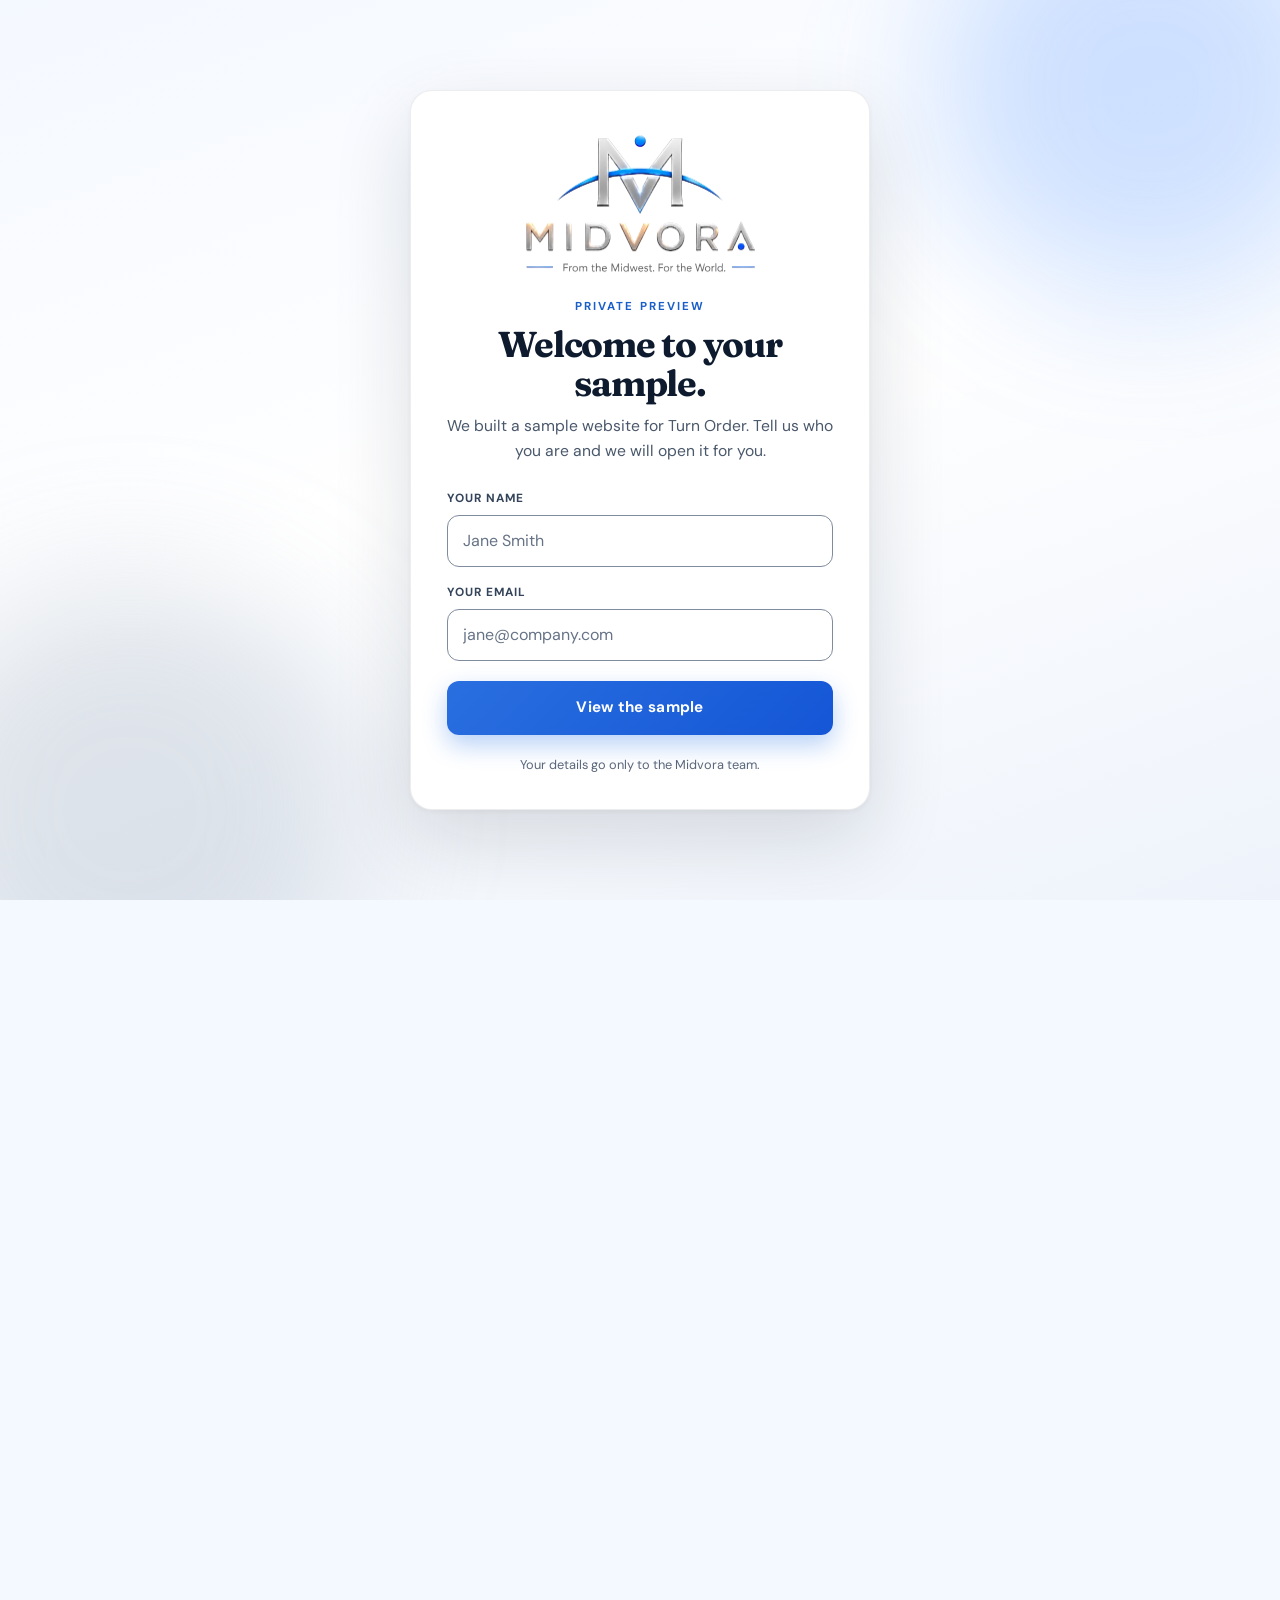
<file: rooms.html>
<!DOCTYPE html>
<html lang="en" data-theme="coral">
<head>
<meta charset="utf-8">
<meta name="viewport" content="width=device-width, initial-scale=1">
<title>Private rooms | Turn Order, Marshall MN</title>
<meta name="description" content="Rent one of two private rooms by the hour at Turn Order in Marshall, MN, with tables that seat 6 to 8 players.">
<meta name="theme-color" content="#293241">
<meta property="og:type" content="website">
<meta property="og:site_name" content="Turn Order">
<meta property="og:title" content="Private rooms | Turn Order, Marshall MN">
<meta property="og:description" content="Rent one of two private rooms by the hour at Turn Order in Marshall, MN, with tables that seat 6 to 8 players.">
<meta property="og:image" content="https://afrocoder16.github.io/Turn_Order/assets/img/og.jpg">
<meta name="twitter:card" content="summary_large_image">
<link rel="canonical" href="https://afrocoder16.github.io/Turn_Order/rooms.html">
<link rel="icon" href="assets/favicon.svg" type="image/svg+xml">
<script>(function(){var d=document.documentElement;try{var s=new URLSearchParams(location.search).get("theme")||localStorage.getItem("to-theme");if(/^(coral|ember|forest|arcade)$/.test(s))d.setAttribute("data-theme",s)}catch(e){}if(!window.matchMedia||!matchMedia("(prefers-reduced-motion: reduce)").matches)d.classList.add("anim")})()</script>
<script>window.MV_GATE={"key":"482b08ba-a272-42ac-ac74-c322beb155b0","business":"Turn Order","store":"midvora-sample-visitor:turn-order","v":"68cfc22b"};(function(){var g=window.MV_GATE,d=document.documentElement;try{if(localStorage.getItem(g.store))return}catch(e){return}d.classList.add("gate-locked");var s=document.createElement("style");s.textContent="html.gate-locked,html.gate-locked body{overflow:hidden;background:#f4f8ff}html.gate-locked body>:not(.gate),html.gate-locked body>:not(.gate) *{visibility:hidden!important}";document.head.appendChild(s);var j=document.createElement("script");j.src="assets/js/gate.js?v="+g.v;document.head.appendChild(j);setTimeout(function(){if(!document.getElementById("gate"))d.classList.remove("gate-locked")},6000)})()</script>
<link rel="preload" href="assets/fonts/chakra-petch-700-italic.woff2" as="font" type="font/woff2" crossorigin>
<link rel="preload" href="assets/fonts/dm-sans.woff2" as="font" type="font/woff2" crossorigin>
<link rel="stylesheet" href="assets/css/fonts.css">
<link rel="stylesheet" href="assets/css/styles.css">
<script type="application/ld+json">{"@context":"https://schema.org","@type":"HobbyShop","name":"Turn Order","description":"Board-game shop and play space with open tables, events and two private rooms.","telephone":"+1-507-401-3888","address":{"@type":"PostalAddress","streetAddress":"1113 E College Dr, Suite 6","addressLocality":"Marshall","addressRegion":"MN","postalCode":"56258","addressCountry":"US"},"openingHoursSpecification":[{"@type":"OpeningHoursSpecification","dayOfWeek":["Monday","Wednesday","Thursday","Sunday"],"opens":"12:00","closes":"20:00"},{"@type":"OpeningHoursSpecification","dayOfWeek":["Friday","Saturday"],"opens":"12:00","closes":"22:00"}],"sameAs":["https://www.facebook.com/turnorderplay","https://www.instagram.com/turnorderplay","https://www.tiktok.com/@turnorderplay","https://discord.gg/2SvDqBc3d"],"url":"https://afrocoder16.github.io/Turn_Order","image":"https://afrocoder16.github.io/Turn_Order/assets/img/og.jpg"}</script>
</head>
<body>
<div class="progress" id="progress" aria-hidden="true"></div>
<a class="skip" href="#main">Skip to content</a>
<aside class="concept" aria-label="Concept notice">Concept preview by <b>Midvora</b> · not the shop's official website</aside>
<header class="site-header">
  <div class="wrap bar">
    <a class="brand" href="index.html" aria-label="Turn Order, home"><svg viewBox="0 0 40 40" aria-hidden="true" focusable="false"><polygon class="lg-a" points="20,2 36,11 36,29 20,38 4,29 4,11"/><polygon class="lg-b" points="20,8 31,14 31,26 20,32 9,26 9,14"/><circle class="lg-c" cx="15" cy="15.5" r="2.4"/><circle class="lg-c" cx="20" cy="20" r="2.4"/><circle class="lg-c" cx="25" cy="24.5" r="2.4"/></svg><span>Turn Order</span></a>
    <nav class="nav" id="nav" aria-label="Main">
      <a href="play.html">Play &amp; Shop</a>
      <a href="events.html">Events</a>
      <a href="rooms.html" aria-current="page">Private rooms</a>
      <a href="visit.html">Visit</a>
      <a class="btn btn-primary btn-sm" href="visit.html">Plan a visit</a>
    </nav>
    <div class="theme">
      <button class="theme-btn" id="theme-btn" type="button" aria-label="Choose a colour scheme" aria-haspopup="true" aria-expanded="false"><i></i><i></i><i></i></button>
      <div class="theme-pop" id="theme-pop" hidden></div>
    </div>
    <button class="menu-btn" type="button" aria-expanded="false" aria-controls="nav">Menu</button>
  </div>
</header>
<main id="main">

<section class="page-hero hexpat sec-dark">
  <div class="wrap">
    <p class="kicker">Private rooms</p>
    <h1>Your table. <span class="grad">Your rules.</span></h1>
    <p class="lead">Two private rooms, rented by the hour, for the group that needs its own space.</p>
    <div class="hexrow"><div class="hexstat"><b>2</b><span>Private rooms</span></div><div class="hexstat"><b>6–8</b><span>Seats per table</span></div><div class="hexstat"><b style="font-size:1.3rem">Hourly</b><span>Rent by the hour</span></div></div>
  </div>
</section>
<section class="section sec-light">
  <div class="wrap split">
    <div class="reveal">
      <p class="kicker">Good for</p>
      <h2>Campaigns, birthdays and <span class="grad">big game days.</span></h2>
      <ul class="ticks">
        <li><span>D&amp;D sessions and long campaigns that shouldn't be interrupted.</span></li>
        <li><span>Deep strategy nights with a group that wants to stay together.</span></li>
        <li><span>Private celebrations, with custom gaming tables built for 6 to 8 players.</span></li>
      </ul>
    </div>
    <figure class="photo tilt reveal"><img src="assets/img/rpg-group-640.webp" srcset="assets/img/rpg-group-640.webp 640w, assets/img/rpg-group-900.webp 900w, assets/img/rpg-group-1200.webp 1000w" sizes="(max-width: 920px) 100vw, 560px" width="1000" height="749" alt="Four people gathered around a table playing a tabletop role-playing game" loading="lazy" decoding="async"><figcaption>Sample photo, to be replaced with the shop's own.</figcaption></figure>
  </div>
</section>
<section class="section sec-mid hexpat">
  <div class="wrap">
    <div class="section-head reveal"><p class="kicker">Request builder</p><h2>Write your request in 30 seconds.</h2><p>Fill in what you know. We'll write the message, and you send it from your own phone.</p></div>
    <div class="panel reveal">
      <form class="composer" data-kind="room" aria-label="Private room request builder">
        <div class="fields" style="grid-template-columns:repeat(4,1fr)">
          <div class="field"><label for="r-date">Date</label><input id="r-date" name="date" type="date"></div>
          <div class="field"><label for="r-time">Start time</label><input id="r-time" name="time" type="time" step="900"></div>
          <div class="field"><label for="r-hours">Hours</label><select id="r-hours" name="hours"><option value="">Not sure</option><option>1</option><option>2</option><option>3</option><option>4</option></select></div>
          <div class="field"><label for="r-size">Group size</label><input id="r-size" name="size" type="number" min="1" max="40" placeholder="e.g. 6"></div>
        </div>
        <div class="field" style="margin-bottom:1.2rem"><label for="r-note">What are you playing? (optional)</label><textarea id="r-note" name="note" placeholder="Birthday party, D&amp;D campaign, a new board game…"></textarea></div>
        <div class="actions" style="margin:0">
          <a class="btn btn-primary" data-sms href="sms:+15074013888">Text this to the shop</a>
          <button type="submit" class="btn btn-ghost" data-copy>Copy message</button>
          <a class="btn btn-ghost" href="tel:+15074013888">Call (507) 401-3888</a>
        </div>
        <div class="composer-out" data-out tabindex="-1" aria-live="polite"></div>
      </form>
    </div>
  </div>
</section>
<section class="section sec-light">
  <div class="wrap" style="max-width:820px">
    <div class="section-head reveal"><p class="kicker">Questions</p><h2>Room details.</h2></div>
    <div class="faq">
      <details><summary>How do I book a room?</summary><div class="ans"><p>Text or call (507) 401-3888. The request builder above writes the message for you. Nothing is sent from this website; it opens your own messaging app, or you can copy the text.</p></div></details>
      <details><summary>How much does a room cost?</summary><div class="ans"><p>Rooms are rented by the hour. Tell us your date and group size and we'll confirm rates and availability.</p></div></details>
      <details><summary>How many people fit?</summary><div class="ans"><p>The private rooms have custom gaming tables that seat 6 to 8 players.</p></div></details>
      <details><summary>What can I do in a room?</summary><div class="ans"><p>Rooms are for your group's own game session: board games, card games, a campaign or a birthday. Ask about using the shop's library.</p></div></details>
    </div>
  </div>
</section>

</main>
<footer class="footer">
  <div class="wrap">
    <div class="cols">
      <div>
        <a class="brand" href="index.html"><svg viewBox="0 0 40 40" aria-hidden="true" focusable="false"><polygon class="lg-a" points="20,2 36,11 36,29 20,38 4,29 4,11"/><polygon class="lg-b" points="20,8 31,14 31,26 20,32 9,26 9,14"/><circle class="lg-c" cx="15" cy="15.5" r="2.4"/><circle class="lg-c" cx="20" cy="20" r="2.4"/><circle class="lg-c" cx="25" cy="24.5" r="2.4"/></svg><span>Turn Order</span></a>
        <p style="margin-top:.8rem">Board games, open tables and a friendly crowd in Marshall, MN.</p>
      </div>
      <div>
        <span class="fh">Visit</span>
        <p>1113 E College Dr, Suite 6<br>Marshall, MN 56258<br><a href="tel:+15074013888">(507) 401-3888</a></p>
        <p><span class="status" data-status data-state="closed">Hours</span></p>
      </div>
      <div>
        <span class="fh">Explore</span>
        <ul>
          <li><a href="play.html">Play &amp; Shop</a></li>
          <li><a href="events.html">Events</a></li>
          <li><a href="rooms.html">Private rooms</a></li>
          <li><a href="visit.html">Hours &amp; directions</a></li>
        </ul>
      </div>
      <div>
        <span class="fh">Community</span>
        <ul>
          <li><a href="https://www.facebook.com/turnorderplay" rel="noopener" target="_blank">Facebook</a></li>
          <li><a href="https://www.instagram.com/turnorderplay" rel="noopener" target="_blank">Instagram</a></li>
          <li><a href="https://www.tiktok.com/@turnorderplay" rel="noopener" target="_blank">TikTok</a></li>
          <li><a href="https://discord.gg/2SvDqBc3d" rel="noopener" target="_blank">Discord</a></li>
        </ul>
      </div>
    </div>
    <p class="fine">Concept preview by Midvora. Hours and events come from the shop's public posts and listings. Photos are licensed placeholders from Wikimedia Commons (<a href="credits.html">credits</a>) to be replaced with the shop's own. Facebook, Instagram, TikTok and Discord are separate services.</p>
  </div>
</footer>
<nav class="actionbar" aria-label="Quick actions">
  <a href="tel:+15074013888">Call</a>
  <a href="https://www.google.com/maps/search/?api=1&amp;query=Turn%20Order%2C%201113%20E%20College%20Dr%20Suite%206%2C%20Marshall%2C%20MN%2056258" rel="noopener" target="_blank">Directions</a>
  <a href="events.html">Events</a>
</nav>
<script type="application/json" id="site-data">{"site":{"name":"Turn Order","tagline":"Board games, open tables and a friendly crowd in Marshall, MN.","phone":"(507) 401-3888","phoneHref":"tel:+15074013888","smsHref":"sms:+15074013888","address":{"street":"1113 E College Dr, Suite 6","city":"Marshall","region":"MN","zip":"56258"},"mapsUrl":"https://www.google.com/maps/search/?api=1&query=Turn%20Order%2C%201113%20E%20College%20Dr%20Suite%206%2C%20Marshall%2C%20MN%2056258","timezone":"America/Chicago","hours":[{"day":"Sunday","open":"12:00","close":"20:00"},{"day":"Monday","open":"12:00","close":"20:00"},{"day":"Tuesday","open":null,"close":null},{"day":"Wednesday","open":"12:00","close":"20:00"},{"day":"Thursday","open":"12:00","close":"20:00"},{"day":"Friday","open":"12:00","close":"22:00"},{"day":"Saturday","open":"12:00","close":"22:00"}],"socials":{"facebook":"https://www.facebook.com/turnorderplay","instagram":"https://www.instagram.com/turnorderplay","tiktok":"https://www.tiktok.com/@turnorderplay","discord":"https://discord.gg/2SvDqBc3d"},"seasonal":{"asOf":"October 2026","text":"A spooky Seasonal Selection is stocked for October, with picks like Horrified and haunted-house games."},"hoursSource":"Marshall Area Chamber of Commerce listing","opened":"2026-09-02","messengerHref":"https://m.me/turnorderplay","theme":"coral"},"events":[{"id":"2026-10-01-ltp","date":"2026-10-01","type":"ltp","title":"Learn to Play: Heroscape","start":"18:00","end":"19:00","desc":"Thursday Learn to Play night featuring Heroscape.","game":"Heroscape","source":"Facebook post, Oct 4 2026 (October Event Schedule)"},{"id":"2026-10-02-magic","date":"2026-10-02","type":"magic","title":"Friday Night Magic","start":"18:00","end":"21:00","desc":"Weekly Friday Night Magic. Recent nights have run as Point Chase: casual Commander with prizes at 9 pm.","source":"Facebook post, Oct 4 2026 (October Event Schedule)","details":["Point Chase format as run on Oct 9: free entry, points window 6 to 9 pm, prizes awarded at 9 pm","Casual/focused Commander. Max 2 decks you can swap between games","No cEDH decks and no proxies. The host assigns games as players are ready"]},{"id":"2026-10-04-villainous","date":"2026-10-04","type":"villainous","title":"Disney Villainous","start":"16:00","end":"18:00","desc":"Sunday Villainous session: Disney edition.","source":"Facebook post, Oct 4 2026 (October Event Schedule)"},{"id":"2026-10-05-chess-kids","date":"2026-10-05","type":"chess","title":"Kids Chess","start":"17:00","end":"18:00","desc":"Monday chess hour for kids.","n":"-kids","source":"Facebook post, Oct 4 2026 (October Event Schedule)"},{"id":"2026-10-05-chess-open","date":"2026-10-05","type":"chess","title":"Open Chess","start":"18:00","end":"20:00","desc":"Open chess play.","n":"-open","source":"Facebook post, Oct 4 2026 (October Event Schedule)"},{"id":"2026-10-08-ltp","date":"2026-10-08","type":"ltp","title":"Learn to Play: Pokémon Labyrinth","start":"18:00","end":"19:00","desc":"Thursday Learn to Play night featuring Pokémon Labyrinth, a quick maze game for all ages.","game":"Pokémon Labyrinth","source":"Facebook posts, Oct 4 and Oct 5 2026"},{"id":"2026-10-09-magic","date":"2026-10-09","type":"magic","title":"Friday Night Magic","start":"18:00","end":"21:00","desc":"Weekly Friday Night Magic. Recent nights have run as Point Chase: casual Commander with prizes at 9 pm.","source":"Facebook post, Oct 4 2026 (October Event Schedule)","details":["Point Chase format as run on Oct 9: free entry, points window 6 to 9 pm, prizes awarded at 9 pm","Casual/focused Commander. Max 2 decks you can swap between games","No cEDH decks and no proxies. The host assigns games as players are ready"]},{"id":"2026-10-11-villainous","date":"2026-10-11","type":"villainous","title":"Star Wars Villainous","start":"16:00","end":"18:00","desc":"Sunday Villainous session: Star Wars edition.","source":"Facebook post, Oct 4 2026 (October Event Schedule)"},{"id":"2026-10-12-chess-kids","date":"2026-10-12","type":"chess","title":"Kids Chess","start":"17:00","end":"18:00","desc":"Monday chess hour for kids.","n":"-kids","source":"Facebook post, Oct 4 2026 (October Event Schedule)"},{"id":"2026-10-12-chess-open","date":"2026-10-12","type":"chess","title":"Open Chess","start":"18:00","end":"20:00","desc":"Open chess play.","n":"-open","source":"Facebook post, Oct 4 2026 (October Event Schedule)"},{"id":"2026-10-15-ltp","date":"2026-10-15","type":"ltp","title":"Learn to Play: Unmatched","start":"18:00","end":"19:00","desc":"Thursday Learn to Play night featuring Unmatched, with heroes like Medusa, King Arthur, Sinbad and Alice.","game":"Unmatched","source":"Facebook post, Oct 12 2026","details":["Event-night bonus: 10% off any Unmatched volume and all in-store expansions (event night only)","Pick a hero and learn the game with a guided playthrough"]},{"id":"2026-10-16-magic","date":"2026-10-16","type":"magic","title":"Friday Night Magic","start":"18:00","end":"21:00","desc":"Weekly Friday Night Magic. Recent nights have run as Point Chase: casual Commander with prizes at 9 pm.","source":"Facebook post, Oct 4 2026 (October Event Schedule)","details":["Point Chase format as run on Oct 9: free entry, points window 6 to 9 pm, prizes awarded at 9 pm","Casual/focused Commander. Max 2 decks you can swap between games","No cEDH decks and no proxies. The host assigns games as players are ready"]},{"id":"2026-10-18-villainous","date":"2026-10-18","type":"villainous","title":"Disney Villainous","start":"16:00","end":"18:00","desc":"Sunday Villainous session: Disney edition.","source":"Facebook post, Oct 4 2026 (October Event Schedule)"},{"id":"2026-10-19-chess-kids","date":"2026-10-19","type":"chess","title":"Kids Chess","start":"17:00","end":"18:00","desc":"Monday chess hour for kids.","n":"-kids","source":"Facebook post, Oct 4 2026 (October Event Schedule)"},{"id":"2026-10-19-chess-open","date":"2026-10-19","type":"chess","title":"Open Chess","start":"18:00","end":"20:00","desc":"Open chess play.","n":"-open","source":"Facebook post, Oct 4 2026 (October Event Schedule)"},{"id":"2026-10-22-ltp","date":"2026-10-22","type":"ltp","title":"Learn to Play: Horrified","start":"18:00","end":"19:00","desc":"Thursday Learn to Play night featuring Horrified.","game":"Horrified","source":"Facebook post, Oct 4 2026 (October Event Schedule)"},{"id":"2026-10-23-magic","date":"2026-10-23","type":"magic","title":"Friday Night Magic","start":"18:00","end":"21:00","desc":"Weekly Friday Night Magic. Recent nights have run as Point Chase: casual Commander with prizes at 9 pm.","source":"Facebook post, Oct 4 2026 (October Event Schedule)","details":["Point Chase format as run on Oct 9: free entry, points window 6 to 9 pm, prizes awarded at 9 pm","Casual/focused Commander. Max 2 decks you can swap between games","No cEDH decks and no proxies. The host assigns games as players are ready"]},{"id":"2026-10-24-special","date":"2026-10-24","type":"special","title":"Halloween Werewolf Night","start":"18:00","end":"20:30","desc":"Ultimate Werewolf, the classic game of bluffing and social deduction. No experience needed, and staff run every game.","rsvp":"https://www.facebook.com/share/1FQaKAM64v/","source":"Facebook event post, Oct 2 2026 (poster says 6-8:30 pm; the Oct 4 calendar graphic says 6-8 pm)","cost":"","details":["6:00 pm: Learn to Play and Round 1, a warm-up game that's good for beginners","6:30 pm: Round 2, with advanced roles added (Seer, Witch, Tanner and more)","7:15 pm: Round 3, with special rules and maximum chaos","End of night: grand prize raffle (you must be present to win)","Raffle: 3 copies of Ultimate Werewolf. Earn 1 ticket for every game you play, plus 2 bonus tickets for wearing a costume","Snack bar and cooler open. 10% off all Horror, Mystery and Social Deduction board games all night"]},{"id":"2026-10-25-villainous","date":"2026-10-25","type":"villainous","title":"Marvel Villainous","start":"16:00","end":"18:00","desc":"Sunday Villainous session: Marvel edition.","source":"Facebook post, Oct 4 2026 (October Event Schedule)"},{"id":"2026-10-26-chess-kids","date":"2026-10-26","type":"chess","title":"Kids Chess","start":"17:00","end":"18:00","desc":"Monday chess hour for kids.","n":"-kids","source":"Facebook post, Oct 4 2026 (October Event Schedule)"},{"id":"2026-10-26-chess-open","date":"2026-10-26","type":"chess","title":"Open Chess","start":"18:00","end":"20:00","desc":"Open chess play.","n":"-open","source":"Facebook post, Oct 4 2026 (October Event Schedule)"},{"id":"2026-10-29-ltp","date":"2026-10-29","type":"ltp","title":"Learn to Play: Betrayal at House on the Hill","start":"18:00","end":"19:00","desc":"Thursday Learn to Play night featuring Betrayal at House on the Hill.","game":"Betrayal at House on the Hill","source":"Facebook post, Oct 4 2026 (October Event Schedule)"},{"id":"2026-10-30-magic","date":"2026-10-30","type":"magic","title":"Friday Night Magic","start":"18:00","end":"21:00","desc":"Weekly Friday Night Magic. Recent nights have run as Point Chase: casual Commander with prizes at 9 pm.","source":"Facebook post, Oct 4 2026 (October Event Schedule)","details":["Point Chase format as run on Oct 9: free entry, points window 6 to 9 pm, prizes awarded at 9 pm","Casual/focused Commander. Max 2 decks you can swap between games","No cEDH decks and no proxies. The host assigns games as players are ready"]}],"games":[{"name":"Horrified","min":1,"max":5,"minutes":60,"vibes":["coop","spooky"],"blurb":"Team up against classic movie monsters. Everyone wins or loses together."},{"name":"Unmatched","min":2,"max":4,"minutes":30,"vibes":["competitive","quick"],"blurb":"Fast head-to-head duels between legendary heroes. Easy to learn, quick to replay."},{"name":"Pokémon Labyrinth","min":2,"max":4,"minutes":25,"vibes":["competitive","quick","family"],"blurb":"Slide the maze tiles to open new paths and catch Pokémon. Easy to pick up, whether you're 8 or 80."},{"name":"Betrayal at House on the Hill","min":3,"max":6,"minutes":60,"vibes":["spooky","coop","competitive"],"blurb":"Explore a haunted house together until one of you turns on the rest."},{"name":"Villainous","min":2,"max":4,"minutes":50,"vibes":["competitive","strategy"],"blurb":"Play the villain. Every character has their own goal and their own way to win."},{"name":"Heroscape","min":2,"max":4,"minutes":60,"vibes":["competitive","strategy"],"blurb":"Build a battlefield, command your army, and fight over the high ground."},{"name":"Werewolf","min":5,"max":20,"minutes":30,"vibes":["party","spooky"],"blurb":"A social deception game: talk, bluff and work out who the wolves are."},{"name":"Chess","min":2,"max":2,"minutes":45,"vibes":["competitive","strategy"],"blurb":"The classic. Open chess nights run Mondays, with a kids hour first."}],"promos":[{"id":"unmatched-oct15","tag":"10% off","icon":"⚔️","title":"Learn to Play Unmatched","body":"Pick a hero and learn the game with us. Get 10% off any Unmatched volume and all in-store expansions. Event night only.","from":"2026-10-12","until":"2026-10-15","cta":{"label":"See the event","href":"events.html"},"source":"Facebook post, Oct 12 2026"},{"id":"werewolf-oct24","tag":"10% off + raffle","icon":"🐺","title":"Halloween Werewolf Night","body":"Saturday, Oct 24, 6 to 8:30 pm. 10% off Horror, Mystery and Social Deduction games all night, plus a raffle for 3 copies of Ultimate Werewolf. Costumes earn bonus tickets.","from":"2026-10-15","until":"2026-10-24","cta":{"label":"RSVP on Facebook","href":"https://www.facebook.com/share/1FQaKAM64v/","external":true},"source":"Facebook post, Oct 2 2026"},{"id":"seasonal-oct","tag":"New in","icon":"🎃","title":"Spooky Seasonal Selection","body":"Halloween-ready games are on the shelves, from monster hunts like Horrified to haunted-house mysteries.","from":"2026-10-14","until":"2026-10-31","cta":{"label":"See the shop","href":"play.html#shop"},"source":"Facebook post, ~Oct 14 2026"}]}</script>
<script src="assets/js/main.js" defer></script>
</body>
</html>
</file>
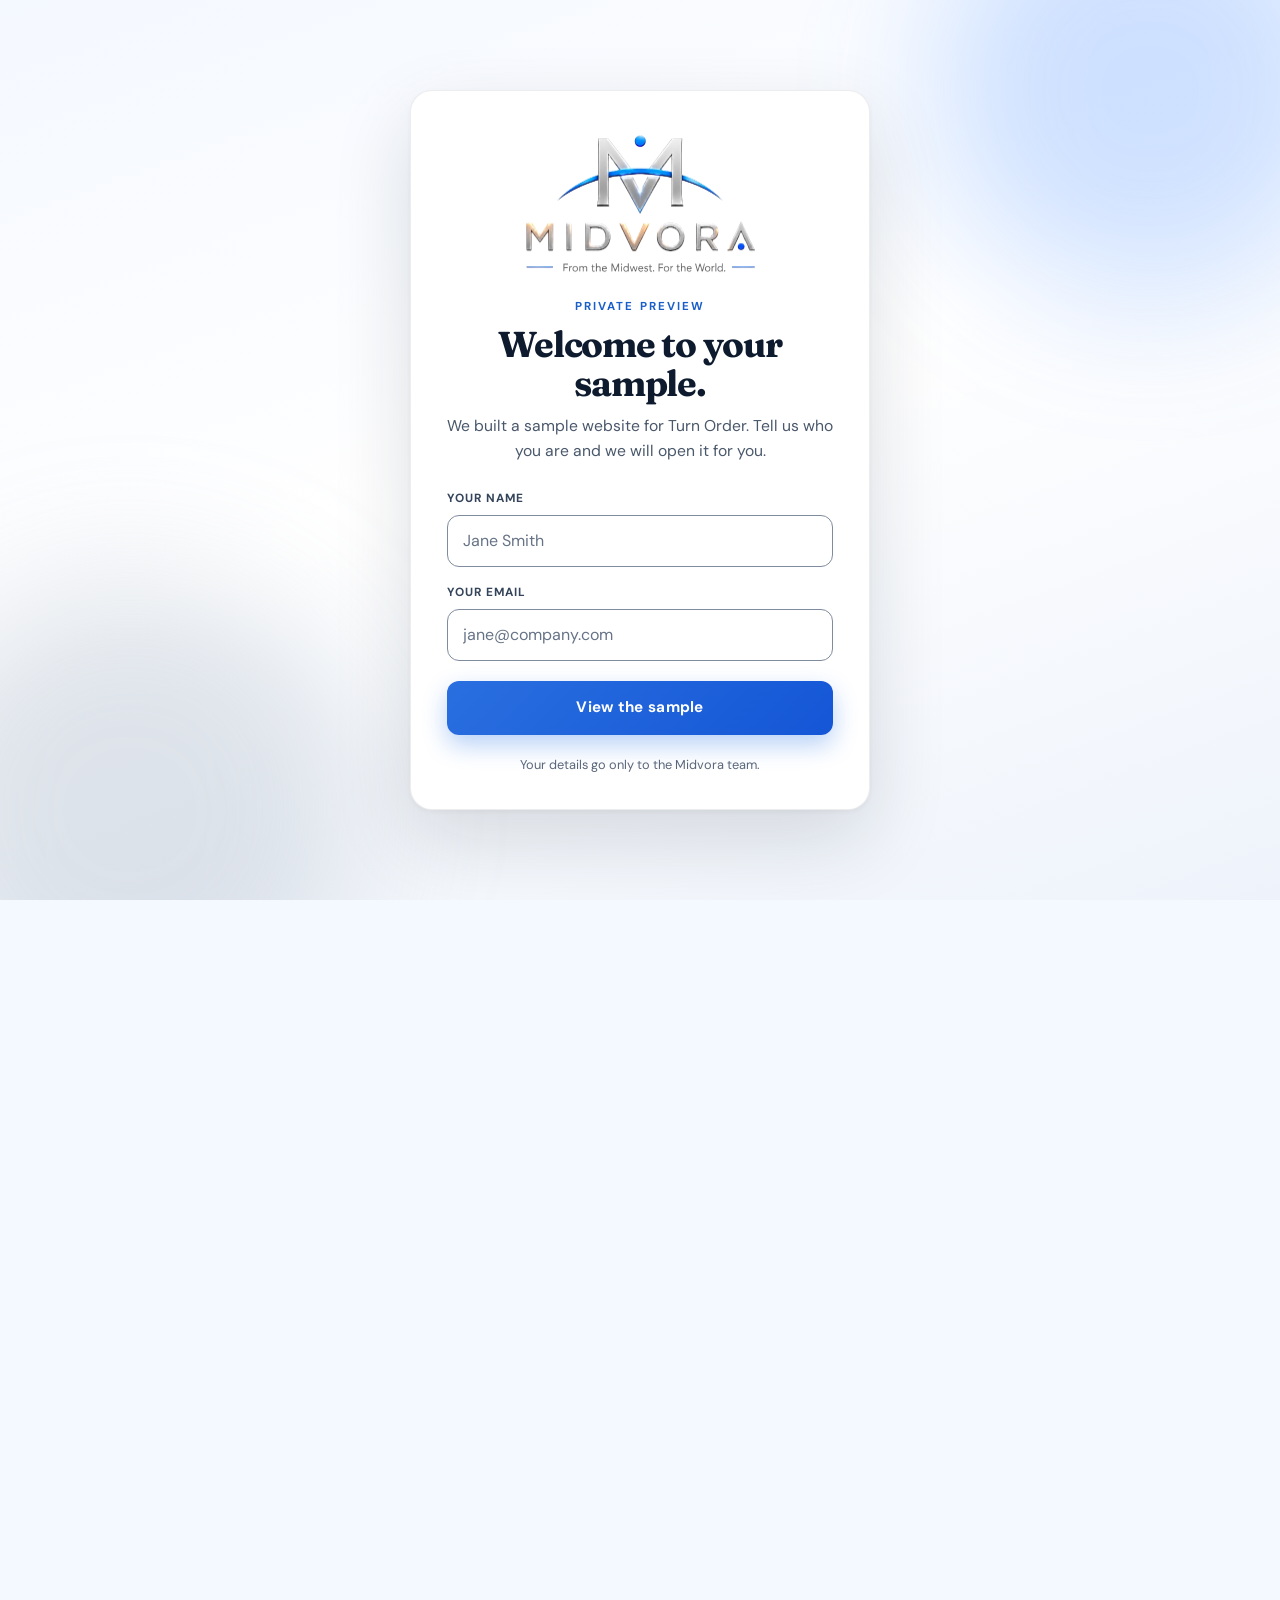
<file: visit.html>
<!DOCTYPE html>
<html lang="en" data-theme="coral">
<head>
<meta charset="utf-8">
<meta name="viewport" content="width=device-width, initial-scale=1">
<title>Visit | Turn Order, Marshall MN</title>
<meta name="description" content="Hours, address and directions for Turn Order, 1113 E College Dr, Suite 6, Marshall, MN. Open daily except Tuesday.">
<meta name="theme-color" content="#293241">
<meta property="og:type" content="website">
<meta property="og:site_name" content="Turn Order">
<meta property="og:title" content="Visit | Turn Order, Marshall MN">
<meta property="og:description" content="Hours, address and directions for Turn Order, 1113 E College Dr, Suite 6, Marshall, MN. Open daily except Tuesday.">
<meta property="og:image" content="https://afrocoder16.github.io/Turn_Order/assets/img/og.jpg">
<meta name="twitter:card" content="summary_large_image">
<link rel="canonical" href="https://afrocoder16.github.io/Turn_Order/visit.html">
<link rel="icon" href="assets/favicon.svg" type="image/svg+xml">
<script>(function(){var d=document.documentElement;try{var s=new URLSearchParams(location.search).get("theme")||localStorage.getItem("to-theme");if(/^(coral|ember|forest|arcade)$/.test(s))d.setAttribute("data-theme",s)}catch(e){}if(!window.matchMedia||!matchMedia("(prefers-reduced-motion: reduce)").matches)d.classList.add("anim")})()</script>
<script>window.MV_GATE={"key":"482b08ba-a272-42ac-ac74-c322beb155b0","business":"Turn Order","store":"midvora-sample-visitor:turn-order","v":"68cfc22b"};(function(){var g=window.MV_GATE,d=document.documentElement;try{if(localStorage.getItem(g.store))return}catch(e){return}d.classList.add("gate-locked");var s=document.createElement("style");s.textContent="html.gate-locked,html.gate-locked body{overflow:hidden;background:#f4f8ff}html.gate-locked body>:not(.gate),html.gate-locked body>:not(.gate) *{visibility:hidden!important}";document.head.appendChild(s);var j=document.createElement("script");j.src="assets/js/gate.js?v="+g.v;document.head.appendChild(j);setTimeout(function(){if(!document.getElementById("gate"))d.classList.remove("gate-locked")},6000)})()</script>
<link rel="preload" href="assets/fonts/chakra-petch-700-italic.woff2" as="font" type="font/woff2" crossorigin>
<link rel="preload" href="assets/fonts/dm-sans.woff2" as="font" type="font/woff2" crossorigin>
<link rel="stylesheet" href="assets/css/fonts.css">
<link rel="stylesheet" href="assets/css/styles.css">
<script type="application/ld+json">{"@context":"https://schema.org","@type":"HobbyShop","name":"Turn Order","description":"Board-game shop and play space with open tables, events and two private rooms.","telephone":"+1-507-401-3888","address":{"@type":"PostalAddress","streetAddress":"1113 E College Dr, Suite 6","addressLocality":"Marshall","addressRegion":"MN","postalCode":"56258","addressCountry":"US"},"openingHoursSpecification":[{"@type":"OpeningHoursSpecification","dayOfWeek":["Monday","Wednesday","Thursday","Sunday"],"opens":"12:00","closes":"20:00"},{"@type":"OpeningHoursSpecification","dayOfWeek":["Friday","Saturday"],"opens":"12:00","closes":"22:00"}],"sameAs":["https://www.facebook.com/turnorderplay","https://www.instagram.com/turnorderplay","https://www.tiktok.com/@turnorderplay","https://discord.gg/2SvDqBc3d"],"url":"https://afrocoder16.github.io/Turn_Order","image":"https://afrocoder16.github.io/Turn_Order/assets/img/og.jpg"}</script>
</head>
<body>
<div class="progress" id="progress" aria-hidden="true"></div>
<a class="skip" href="#main">Skip to content</a>
<aside class="concept" aria-label="Concept notice">Concept preview by <b>Midvora</b> · not the shop's official website</aside>
<header class="site-header">
  <div class="wrap bar">
    <a class="brand" href="index.html" aria-label="Turn Order, home"><svg viewBox="0 0 40 40" aria-hidden="true" focusable="false"><polygon class="lg-a" points="20,2 36,11 36,29 20,38 4,29 4,11"/><polygon class="lg-b" points="20,8 31,14 31,26 20,32 9,26 9,14"/><circle class="lg-c" cx="15" cy="15.5" r="2.4"/><circle class="lg-c" cx="20" cy="20" r="2.4"/><circle class="lg-c" cx="25" cy="24.5" r="2.4"/></svg><span>Turn Order</span></a>
    <nav class="nav" id="nav" aria-label="Main">
      <a href="play.html">Play &amp; Shop</a>
      <a href="events.html">Events</a>
      <a href="rooms.html">Private rooms</a>
      <a href="visit.html" aria-current="page">Visit</a>
      <a class="btn btn-primary btn-sm" href="visit.html">Plan a visit</a>
    </nav>
    <div class="theme">
      <button class="theme-btn" id="theme-btn" type="button" aria-label="Choose a colour scheme" aria-haspopup="true" aria-expanded="false"><i></i><i></i><i></i></button>
      <div class="theme-pop" id="theme-pop" hidden></div>
    </div>
    <button class="menu-btn" type="button" aria-expanded="false" aria-controls="nav">Menu</button>
  </div>
</header>
<main id="main">

<section class="page-hero hexpat sec-dark">
  <div class="wrap">
    <p class="kicker">Visit</p>
    <h1>Come <span class="grad">say hi.</span></h1>
    <p class="lead">Open every day except Tuesday. Walk in, grab a table, ask us anything.</p>
    
  </div>
</section>
<section class="section sec-light">
  <div class="wrap split" style="align-items:start">
    <div class="reveal">
      <h2>Hours</h2>
      <p><span class="status" data-status data-state="closed">Checking hours…</span></p>
      <table class="hours"><caption class="sr-only">Opening hours</caption><tbody><tr data-dow="0"><th scope="row">Sunday</th><td>12 pm – 8 pm</td></tr>
<tr data-dow="1"><th scope="row">Monday</th><td>12 pm – 8 pm</td></tr>
<tr data-dow="2"><th scope="row">Tuesday</th><td><span class="closed">Closed</span></td></tr>
<tr data-dow="3"><th scope="row">Wednesday</th><td>12 pm – 8 pm</td></tr>
<tr data-dow="4"><th scope="row">Thursday</th><td>12 pm – 8 pm</td></tr>
<tr data-dow="5"><th scope="row">Friday</th><td>12 pm – 10 pm</td></tr>
<tr data-dow="6"><th scope="row">Saturday</th><td>12 pm – 10 pm</td></tr></tbody></table>
      <p class="note">For holidays or changes, check <a href="https://www.facebook.com/turnorderplay" rel="noopener" target="_blank" style="color:var(--accent)">Facebook</a>.</p>
    </div>
    <div class="reveal">
      <h2>Find us</h2>
      <ul class="facts">
        <li><span class="ico"><svg width="20" height="20" viewBox="0 0 24 24" fill="none" stroke="currentColor" stroke-width="2" stroke-linecap="round" stroke-linejoin="round" aria-hidden="true"><path d="M12 22s7-6.2 7-12a7 7 0 1 0-14 0c0 5.8 7 12 7 12z"/><circle cx="12" cy="10" r="2.5"/></svg></span><div><b>Address</b>1113 E College Dr, Suite 6<br>Marshall, MN 56258<br><a href="https://www.google.com/maps/search/?api=1&amp;query=Turn%20Order%2C%201113%20E%20College%20Dr%20Suite%206%2C%20Marshall%2C%20MN%2056258" rel="noopener" target="_blank">Open in Google Maps →</a></div></li>
        <li><span class="ico"><svg width="20" height="20" viewBox="0 0 24 24" fill="none" stroke="currentColor" stroke-width="2" stroke-linecap="round" stroke-linejoin="round" aria-hidden="true"><path d="M6 21V4a1 1 0 0 1 1-1h10a1 1 0 0 1 1 1v17M4 21h16"/><circle cx="14.5" cy="12.5" r=".8"/></svg></span><div><b>Look for the 6</b>We're Suite 6. There's a big red 6 on the door.</div></li>
        <li><span class="ico"><svg width="20" height="20" viewBox="0 0 24 24" fill="none" stroke="currentColor" stroke-width="2" stroke-linecap="round" stroke-linejoin="round" aria-hidden="true"><path d="M5 4h4l2 5-2.5 1.5a11 11 0 0 0 5 5L15 13l5 2v4a2 2 0 0 1-2 2A16 16 0 0 1 3 6a2 2 0 0 1 2-2z"/></svg></span><div><b>Call or text</b><a href="tel:+15074013888">(507) 401-3888</a></div></li>
        <li><span class="ico"><svg width="20" height="20" viewBox="0 0 24 24" fill="none" stroke="currentColor" stroke-width="2" stroke-linecap="round" stroke-linejoin="round" aria-hidden="true"><path d="M21 12a8 8 0 0 1-11.5 7.2L4 20l1-4.5A8 8 0 1 1 21 12z"/></svg></span><div><b>Community</b><a href="https://discord.gg/2SvDqBc3d" rel="noopener" target="_blank">Discord</a> · <a href="https://www.facebook.com/turnorderplay" rel="noopener" target="_blank">Facebook</a> · <a href="https://www.instagram.com/turnorderplay" rel="noopener" target="_blank">Instagram</a> · <a href="https://www.tiktok.com/@turnorderplay" rel="noopener" target="_blank">TikTok</a></div></li>
      </ul>
    </div>
  </div>
</section>
<section class="section sec-soft">
  <div class="wrap">
    <div class="cta-band reveal">
      <h2>First time? Here's the plan.</h2>
      <p>Come in, find an open table, and ask us what's good. On Thursdays from 6 pm we'll teach you a new game.</p>
      <div class="actions"><a class="btn btn-primary" href="events.html">See events</a><a class="btn btn-ghost" href="play.html">How open play works</a></div>
    </div>
  </div>
</section>

</main>
<footer class="footer">
  <div class="wrap">
    <div class="cols">
      <div>
        <a class="brand" href="index.html"><svg viewBox="0 0 40 40" aria-hidden="true" focusable="false"><polygon class="lg-a" points="20,2 36,11 36,29 20,38 4,29 4,11"/><polygon class="lg-b" points="20,8 31,14 31,26 20,32 9,26 9,14"/><circle class="lg-c" cx="15" cy="15.5" r="2.4"/><circle class="lg-c" cx="20" cy="20" r="2.4"/><circle class="lg-c" cx="25" cy="24.5" r="2.4"/></svg><span>Turn Order</span></a>
        <p style="margin-top:.8rem">Board games, open tables and a friendly crowd in Marshall, MN.</p>
      </div>
      <div>
        <span class="fh">Visit</span>
        <p>1113 E College Dr, Suite 6<br>Marshall, MN 56258<br><a href="tel:+15074013888">(507) 401-3888</a></p>
        <p><span class="status" data-status data-state="closed">Hours</span></p>
      </div>
      <div>
        <span class="fh">Explore</span>
        <ul>
          <li><a href="play.html">Play &amp; Shop</a></li>
          <li><a href="events.html">Events</a></li>
          <li><a href="rooms.html">Private rooms</a></li>
          <li><a href="visit.html">Hours &amp; directions</a></li>
        </ul>
      </div>
      <div>
        <span class="fh">Community</span>
        <ul>
          <li><a href="https://www.facebook.com/turnorderplay" rel="noopener" target="_blank">Facebook</a></li>
          <li><a href="https://www.instagram.com/turnorderplay" rel="noopener" target="_blank">Instagram</a></li>
          <li><a href="https://www.tiktok.com/@turnorderplay" rel="noopener" target="_blank">TikTok</a></li>
          <li><a href="https://discord.gg/2SvDqBc3d" rel="noopener" target="_blank">Discord</a></li>
        </ul>
      </div>
    </div>
    <p class="fine">Concept preview by Midvora. Hours and events come from the shop's public posts and listings. Photos are licensed placeholders from Wikimedia Commons (<a href="credits.html">credits</a>) to be replaced with the shop's own. Facebook, Instagram, TikTok and Discord are separate services.</p>
  </div>
</footer>
<nav class="actionbar" aria-label="Quick actions">
  <a href="tel:+15074013888">Call</a>
  <a href="https://www.google.com/maps/search/?api=1&amp;query=Turn%20Order%2C%201113%20E%20College%20Dr%20Suite%206%2C%20Marshall%2C%20MN%2056258" rel="noopener" target="_blank">Directions</a>
  <a href="events.html">Events</a>
</nav>
<script type="application/json" id="site-data">{"site":{"name":"Turn Order","tagline":"Board games, open tables and a friendly crowd in Marshall, MN.","phone":"(507) 401-3888","phoneHref":"tel:+15074013888","smsHref":"sms:+15074013888","address":{"street":"1113 E College Dr, Suite 6","city":"Marshall","region":"MN","zip":"56258"},"mapsUrl":"https://www.google.com/maps/search/?api=1&query=Turn%20Order%2C%201113%20E%20College%20Dr%20Suite%206%2C%20Marshall%2C%20MN%2056258","timezone":"America/Chicago","hours":[{"day":"Sunday","open":"12:00","close":"20:00"},{"day":"Monday","open":"12:00","close":"20:00"},{"day":"Tuesday","open":null,"close":null},{"day":"Wednesday","open":"12:00","close":"20:00"},{"day":"Thursday","open":"12:00","close":"20:00"},{"day":"Friday","open":"12:00","close":"22:00"},{"day":"Saturday","open":"12:00","close":"22:00"}],"socials":{"facebook":"https://www.facebook.com/turnorderplay","instagram":"https://www.instagram.com/turnorderplay","tiktok":"https://www.tiktok.com/@turnorderplay","discord":"https://discord.gg/2SvDqBc3d"},"seasonal":{"asOf":"October 2026","text":"A spooky Seasonal Selection is stocked for October, with picks like Horrified and haunted-house games."},"hoursSource":"Marshall Area Chamber of Commerce listing","opened":"2026-09-02","messengerHref":"https://m.me/turnorderplay","theme":"coral"},"events":[{"id":"2026-10-01-ltp","date":"2026-10-01","type":"ltp","title":"Learn to Play: Heroscape","start":"18:00","end":"19:00","desc":"Thursday Learn to Play night featuring Heroscape.","game":"Heroscape","source":"Facebook post, Oct 4 2026 (October Event Schedule)"},{"id":"2026-10-02-magic","date":"2026-10-02","type":"magic","title":"Friday Night Magic","start":"18:00","end":"21:00","desc":"Weekly Friday Night Magic. Recent nights have run as Point Chase: casual Commander with prizes at 9 pm.","source":"Facebook post, Oct 4 2026 (October Event Schedule)","details":["Point Chase format as run on Oct 9: free entry, points window 6 to 9 pm, prizes awarded at 9 pm","Casual/focused Commander. Max 2 decks you can swap between games","No cEDH decks and no proxies. The host assigns games as players are ready"]},{"id":"2026-10-04-villainous","date":"2026-10-04","type":"villainous","title":"Disney Villainous","start":"16:00","end":"18:00","desc":"Sunday Villainous session: Disney edition.","source":"Facebook post, Oct 4 2026 (October Event Schedule)"},{"id":"2026-10-05-chess-kids","date":"2026-10-05","type":"chess","title":"Kids Chess","start":"17:00","end":"18:00","desc":"Monday chess hour for kids.","n":"-kids","source":"Facebook post, Oct 4 2026 (October Event Schedule)"},{"id":"2026-10-05-chess-open","date":"2026-10-05","type":"chess","title":"Open Chess","start":"18:00","end":"20:00","desc":"Open chess play.","n":"-open","source":"Facebook post, Oct 4 2026 (October Event Schedule)"},{"id":"2026-10-08-ltp","date":"2026-10-08","type":"ltp","title":"Learn to Play: Pokémon Labyrinth","start":"18:00","end":"19:00","desc":"Thursday Learn to Play night featuring Pokémon Labyrinth, a quick maze game for all ages.","game":"Pokémon Labyrinth","source":"Facebook posts, Oct 4 and Oct 5 2026"},{"id":"2026-10-09-magic","date":"2026-10-09","type":"magic","title":"Friday Night Magic","start":"18:00","end":"21:00","desc":"Weekly Friday Night Magic. Recent nights have run as Point Chase: casual Commander with prizes at 9 pm.","source":"Facebook post, Oct 4 2026 (October Event Schedule)","details":["Point Chase format as run on Oct 9: free entry, points window 6 to 9 pm, prizes awarded at 9 pm","Casual/focused Commander. Max 2 decks you can swap between games","No cEDH decks and no proxies. The host assigns games as players are ready"]},{"id":"2026-10-11-villainous","date":"2026-10-11","type":"villainous","title":"Star Wars Villainous","start":"16:00","end":"18:00","desc":"Sunday Villainous session: Star Wars edition.","source":"Facebook post, Oct 4 2026 (October Event Schedule)"},{"id":"2026-10-12-chess-kids","date":"2026-10-12","type":"chess","title":"Kids Chess","start":"17:00","end":"18:00","desc":"Monday chess hour for kids.","n":"-kids","source":"Facebook post, Oct 4 2026 (October Event Schedule)"},{"id":"2026-10-12-chess-open","date":"2026-10-12","type":"chess","title":"Open Chess","start":"18:00","end":"20:00","desc":"Open chess play.","n":"-open","source":"Facebook post, Oct 4 2026 (October Event Schedule)"},{"id":"2026-10-15-ltp","date":"2026-10-15","type":"ltp","title":"Learn to Play: Unmatched","start":"18:00","end":"19:00","desc":"Thursday Learn to Play night featuring Unmatched, with heroes like Medusa, King Arthur, Sinbad and Alice.","game":"Unmatched","source":"Facebook post, Oct 12 2026","details":["Event-night bonus: 10% off any Unmatched volume and all in-store expansions (event night only)","Pick a hero and learn the game with a guided playthrough"]},{"id":"2026-10-16-magic","date":"2026-10-16","type":"magic","title":"Friday Night Magic","start":"18:00","end":"21:00","desc":"Weekly Friday Night Magic. Recent nights have run as Point Chase: casual Commander with prizes at 9 pm.","source":"Facebook post, Oct 4 2026 (October Event Schedule)","details":["Point Chase format as run on Oct 9: free entry, points window 6 to 9 pm, prizes awarded at 9 pm","Casual/focused Commander. Max 2 decks you can swap between games","No cEDH decks and no proxies. The host assigns games as players are ready"]},{"id":"2026-10-18-villainous","date":"2026-10-18","type":"villainous","title":"Disney Villainous","start":"16:00","end":"18:00","desc":"Sunday Villainous session: Disney edition.","source":"Facebook post, Oct 4 2026 (October Event Schedule)"},{"id":"2026-10-19-chess-kids","date":"2026-10-19","type":"chess","title":"Kids Chess","start":"17:00","end":"18:00","desc":"Monday chess hour for kids.","n":"-kids","source":"Facebook post, Oct 4 2026 (October Event Schedule)"},{"id":"2026-10-19-chess-open","date":"2026-10-19","type":"chess","title":"Open Chess","start":"18:00","end":"20:00","desc":"Open chess play.","n":"-open","source":"Facebook post, Oct 4 2026 (October Event Schedule)"},{"id":"2026-10-22-ltp","date":"2026-10-22","type":"ltp","title":"Learn to Play: Horrified","start":"18:00","end":"19:00","desc":"Thursday Learn to Play night featuring Horrified.","game":"Horrified","source":"Facebook post, Oct 4 2026 (October Event Schedule)"},{"id":"2026-10-23-magic","date":"2026-10-23","type":"magic","title":"Friday Night Magic","start":"18:00","end":"21:00","desc":"Weekly Friday Night Magic. Recent nights have run as Point Chase: casual Commander with prizes at 9 pm.","source":"Facebook post, Oct 4 2026 (October Event Schedule)","details":["Point Chase format as run on Oct 9: free entry, points window 6 to 9 pm, prizes awarded at 9 pm","Casual/focused Commander. Max 2 decks you can swap between games","No cEDH decks and no proxies. The host assigns games as players are ready"]},{"id":"2026-10-24-special","date":"2026-10-24","type":"special","title":"Halloween Werewolf Night","start":"18:00","end":"20:30","desc":"Ultimate Werewolf, the classic game of bluffing and social deduction. No experience needed, and staff run every game.","rsvp":"https://www.facebook.com/share/1FQaKAM64v/","source":"Facebook event post, Oct 2 2026 (poster says 6-8:30 pm; the Oct 4 calendar graphic says 6-8 pm)","cost":"","details":["6:00 pm: Learn to Play and Round 1, a warm-up game that's good for beginners","6:30 pm: Round 2, with advanced roles added (Seer, Witch, Tanner and more)","7:15 pm: Round 3, with special rules and maximum chaos","End of night: grand prize raffle (you must be present to win)","Raffle: 3 copies of Ultimate Werewolf. Earn 1 ticket for every game you play, plus 2 bonus tickets for wearing a costume","Snack bar and cooler open. 10% off all Horror, Mystery and Social Deduction board games all night"]},{"id":"2026-10-25-villainous","date":"2026-10-25","type":"villainous","title":"Marvel Villainous","start":"16:00","end":"18:00","desc":"Sunday Villainous session: Marvel edition.","source":"Facebook post, Oct 4 2026 (October Event Schedule)"},{"id":"2026-10-26-chess-kids","date":"2026-10-26","type":"chess","title":"Kids Chess","start":"17:00","end":"18:00","desc":"Monday chess hour for kids.","n":"-kids","source":"Facebook post, Oct 4 2026 (October Event Schedule)"},{"id":"2026-10-26-chess-open","date":"2026-10-26","type":"chess","title":"Open Chess","start":"18:00","end":"20:00","desc":"Open chess play.","n":"-open","source":"Facebook post, Oct 4 2026 (October Event Schedule)"},{"id":"2026-10-29-ltp","date":"2026-10-29","type":"ltp","title":"Learn to Play: Betrayal at House on the Hill","start":"18:00","end":"19:00","desc":"Thursday Learn to Play night featuring Betrayal at House on the Hill.","game":"Betrayal at House on the Hill","source":"Facebook post, Oct 4 2026 (October Event Schedule)"},{"id":"2026-10-30-magic","date":"2026-10-30","type":"magic","title":"Friday Night Magic","start":"18:00","end":"21:00","desc":"Weekly Friday Night Magic. Recent nights have run as Point Chase: casual Commander with prizes at 9 pm.","source":"Facebook post, Oct 4 2026 (October Event Schedule)","details":["Point Chase format as run on Oct 9: free entry, points window 6 to 9 pm, prizes awarded at 9 pm","Casual/focused Commander. Max 2 decks you can swap between games","No cEDH decks and no proxies. The host assigns games as players are ready"]}],"games":[{"name":"Horrified","min":1,"max":5,"minutes":60,"vibes":["coop","spooky"],"blurb":"Team up against classic movie monsters. Everyone wins or loses together."},{"name":"Unmatched","min":2,"max":4,"minutes":30,"vibes":["competitive","quick"],"blurb":"Fast head-to-head duels between legendary heroes. Easy to learn, quick to replay."},{"name":"Pokémon Labyrinth","min":2,"max":4,"minutes":25,"vibes":["competitive","quick","family"],"blurb":"Slide the maze tiles to open new paths and catch Pokémon. Easy to pick up, whether you're 8 or 80."},{"name":"Betrayal at House on the Hill","min":3,"max":6,"minutes":60,"vibes":["spooky","coop","competitive"],"blurb":"Explore a haunted house together until one of you turns on the rest."},{"name":"Villainous","min":2,"max":4,"minutes":50,"vibes":["competitive","strategy"],"blurb":"Play the villain. Every character has their own goal and their own way to win."},{"name":"Heroscape","min":2,"max":4,"minutes":60,"vibes":["competitive","strategy"],"blurb":"Build a battlefield, command your army, and fight over the high ground."},{"name":"Werewolf","min":5,"max":20,"minutes":30,"vibes":["party","spooky"],"blurb":"A social deception game: talk, bluff and work out who the wolves are."},{"name":"Chess","min":2,"max":2,"minutes":45,"vibes":["competitive","strategy"],"blurb":"The classic. Open chess nights run Mondays, with a kids hour first."}],"promos":[{"id":"unmatched-oct15","tag":"10% off","icon":"⚔️","title":"Learn to Play Unmatched","body":"Pick a hero and learn the game with us. Get 10% off any Unmatched volume and all in-store expansions. Event night only.","from":"2026-10-12","until":"2026-10-15","cta":{"label":"See the event","href":"events.html"},"source":"Facebook post, Oct 12 2026"},{"id":"werewolf-oct24","tag":"10% off + raffle","icon":"🐺","title":"Halloween Werewolf Night","body":"Saturday, Oct 24, 6 to 8:30 pm. 10% off Horror, Mystery and Social Deduction games all night, plus a raffle for 3 copies of Ultimate Werewolf. Costumes earn bonus tickets.","from":"2026-10-15","until":"2026-10-24","cta":{"label":"RSVP on Facebook","href":"https://www.facebook.com/share/1FQaKAM64v/","external":true},"source":"Facebook post, Oct 2 2026"},{"id":"seasonal-oct","tag":"New in","icon":"🎃","title":"Spooky Seasonal Selection","body":"Halloween-ready games are on the shelves, from monster hunts like Horrified to haunted-house mysteries.","from":"2026-10-14","until":"2026-10-31","cta":{"label":"See the shop","href":"play.html#shop"},"source":"Facebook post, ~Oct 14 2026"}]}</script>
<script src="assets/js/main.js" defer></script>
</body>
</html>
</file>
<file: assets/css/fonts.css>
/* Self-hosted fonts (Latin subset), both SIL OFL. Chakra Petch and DM Sans from Google Fonts. */
@font-face { font-family: "Chakra Petch"; font-style: normal; font-weight: 700; font-display: swap; src: url("../fonts/chakra-petch-700.woff2") format("woff2"); unicode-range: U+0000-00FF, U+0131, U+0152-0153, U+02BB-02BC, U+02C6, U+02DA, U+02DC, U+0304, U+0308, U+0329, U+2000-206F, U+20AC, U+2122, U+2191, U+2193, U+2212, U+2215, U+FEFF, U+FFFD; }
@font-face { font-family: "Chakra Petch"; font-style: italic; font-weight: 700; font-display: swap; src: url("../fonts/chakra-petch-700-italic.woff2") format("woff2"); unicode-range: U+0000-00FF, U+0131, U+0152-0153, U+02BB-02BC, U+02C6, U+02DA, U+02DC, U+0304, U+0308, U+0329, U+2000-206F, U+20AC, U+2122, U+2191, U+2193, U+2212, U+2215, U+FEFF, U+FFFD; }
@font-face { font-family: "DM Sans"; font-style: normal; font-weight: 400 700; font-display: swap; src: url("../fonts/dm-sans.woff2") format("woff2"); unicode-range: U+0000-00FF, U+0131, U+0152-0153, U+02BB-02BC, U+02C6, U+02DA, U+02DC, U+0304, U+0308, U+0329, U+2000-206F, U+20AC, U+2122, U+2191, U+2193, U+2212, U+2215, U+FEFF, U+FFFD; }
</file>
<file: assets/css/styles.css>
/* Turn Order: concept preview by Midvora.
   Themeable: every colour comes from five palette variables (--c-deep/mid/soft/light/pop),
   so a theme is just five hex codes. Sections alternate light and dark. */

/* ---------- palettes ---------- */
:root, [data-theme="coral"] {
  --c-deep: #293241; --c-mid: #3d5a80; --c-soft: #98c1d9; --c-light: #e0fbfc; --c-pop: #ee6c4d;
  --on-pop: #14181f; --pop-light: #f7937a; --pop-dark: #b83a18;
}
[data-theme="ember"] {
  --c-deep: #2b1d18; --c-mid: #74402a; --c-soft: #e6c79c; --c-light: #fff4e2; --c-pop: #f08a24;
  --on-pop: #1b1006; --pop-light: #f7b062; --pop-dark: #944f0a;
}
[data-theme="forest"] {
  --c-deep: #17302b; --c-mid: #2f6b57; --c-soft: #a8d5b8; --c-light: #effaf1; --c-pop: #f4c430;
  --on-pop: #1a1500; --pop-light: #f8dc7e; --pop-dark: #7a5f00;
}
[data-theme="arcade"] {
  --c-deep: #231942; --c-mid: #5e548e; --c-soft: #be95c4; --c-light: #f5eaff; --c-pop: #ff5d8f;
  --on-pop: #1f0a14; --pop-light: #ff8fb2; --pop-dark: #be1f5a;
}
:root {
  --t-ltp: #2fa8e0; --t-magic: #8b6cf0; --t-villainous: #1fa971; --t-chess: #e0a100;
  --font-display: "Chakra Petch", "Trebuchet MS", system-ui, sans-serif;
  --font-body: "DM Sans", system-ui, -apple-system, "Segoe UI", sans-serif;
  --hexclip: polygon(50% 0, 100% 25%, 100% 75%, 50% 100%, 0 75%, 0 25%);
  --hexmask: url("data:image/svg+xml,%3Csvg xmlns='http://www.w3.org/2000/svg' width='56' height='97' viewBox='0 0 56 97'%3E%3Cg fill='none' stroke='%23000' stroke-width='1.3'%3E%3Cpath d='M28 2l26 15v30L28 62 2 47V17z'/%3E%3Cpath d='M28 62v33M2 47L-24 62M54 47l26 15'/%3E%3C/g%3E%3C/svg%3E");
  --r: 22px;
}

/* ---------- section modes ---------- */
.sec-light, .sec-soft {
  --fg: var(--c-deep); --muted: color-mix(in srgb, var(--c-deep) 76%, var(--c-light));
  --card: #fff; --card-bd: color-mix(in srgb, var(--c-deep) 13%, transparent);
  --line: color-mix(in srgb, var(--c-deep) 16%, transparent); --accent: var(--pop-dark);
  --shadow: 0 20px 44px -24px color-mix(in srgb, var(--c-deep) 60%, transparent);
  background: var(--c-light); color: var(--fg);
}
.sec-soft { background: linear-gradient(180deg, var(--c-light), color-mix(in srgb, var(--c-soft) 45%, var(--c-light))); }
.sec-dark, .sec-mid {
  --fg: var(--c-light); --muted: color-mix(in srgb, var(--c-light) 76%, var(--c-deep));
  --card: color-mix(in srgb, var(--c-light) 7%, transparent); --card-bd: color-mix(in srgb, var(--c-light) 18%, transparent);
  --line: color-mix(in srgb, var(--c-light) 18%, transparent); --accent: var(--pop-light); --shadow: none;
  background: var(--c-deep); color: var(--fg);
}
.sec-mid { --muted: color-mix(in srgb, var(--c-light) 92%, var(--c-deep)); background: linear-gradient(135deg, var(--c-mid), color-mix(in srgb, var(--c-deep) 85%, var(--c-mid))); }
.hexpat { position: relative; isolation: isolate; }
.hexpat::before { content: ""; position: absolute; inset: 0; z-index: -1; background: var(--c-soft); opacity: .09; -webkit-mask: var(--hexmask); mask: var(--hexmask); -webkit-mask-size: 56px 97px; mask-size: 56px 97px; pointer-events: none; }
.sec-light.hexpat::before, .sec-soft.hexpat::before { background: var(--c-mid); opacity: .07; }

/* ---------- base ---------- */
*, *::before, *::after { box-sizing: border-box; }
html { scroll-behavior: smooth; -webkit-text-size-adjust: 100%; overflow-x: clip; }
[id] { scroll-margin-top: 92px; }
[hidden] { display: none !important; }
body { margin: 0; font-family: var(--font-body); font-size: 1.0625rem; line-height: 1.6; color: var(--c-deep); background: var(--c-light); -webkit-font-smoothing: antialiased; overflow-x: clip; }
img, svg { max-width: 100%; display: block; }
img { height: auto; }
a { color: inherit; }
p { margin: 0 0 1em; }
h1, h2, h3, h4 { font-family: var(--font-display); font-weight: 700; line-height: 1.05; letter-spacing: -.005em; margin: 0 0 .5em; }
h1 { font-size: clamp(2.5rem, 6.4vw, 5.4rem); text-transform: uppercase; font-style: italic; line-height: .96; }
h2 { font-size: clamp(1.9rem, 4.4vw, 3.1rem); text-transform: uppercase; }
h3 { font-size: 1.3rem; }
:focus-visible { outline: 3px solid var(--c-pop); outline-offset: 3px; border-radius: 6px; }
.wrap { width: min(1200px, 100% - 2rem); margin-inline: auto; }
.sr-only { position: absolute; width: 1px; height: 1px; overflow: hidden; clip: rect(0 0 0 0); white-space: nowrap; }
.skip { position: absolute; left: .5rem; top: -4rem; background: var(--c-pop); color: var(--on-pop); padding: .6rem 1rem; border-radius: 10px; z-index: 120; font-weight: 700; }
.skip:focus { top: .5rem; }
.grad { background: linear-gradient(95deg, var(--pop-light), color-mix(in srgb, var(--pop-light) 55%, #fff) 60%, var(--pop-light)); background-size: 200% 100%; -webkit-background-clip: text; background-clip: text; color: transparent; padding-right: .08em; animation: shimmer 7s ease-in-out infinite alternate; }
.sec-light .grad, .sec-soft .grad { background-image: linear-gradient(95deg, var(--pop-dark), color-mix(in srgb, var(--pop-dark) 62%, var(--c-pop))); background-size: 100% 100%; animation: none; }
@keyframes shimmer { to { background-position: 100% 0; } }
.progress { position: fixed; top: 0; left: 0; width: 100%; height: 3px; z-index: 110; transform-origin: 0 50%; transform: scaleX(0); background: linear-gradient(90deg, var(--c-pop), var(--c-soft)); pointer-events: none; }

/* ---------- header ---------- */
.concept { background: color-mix(in srgb, var(--c-deep) 55%, #000); color: color-mix(in srgb, var(--c-light) 78%, var(--c-deep)); font-size: .78rem; text-align: center; padding: .4rem 1rem; letter-spacing: .03em; }
.concept b { color: var(--pop-light); font-weight: 600; }
.site-header { --fg: var(--c-light); position: sticky; top: 0; z-index: 50; color: var(--c-light); background: color-mix(in srgb, var(--c-deep) 94%, transparent); backdrop-filter: blur(16px) saturate(1.3); -webkit-backdrop-filter: blur(16px) saturate(1.3); border-bottom: 1px solid color-mix(in srgb, var(--c-light) 14%, transparent); }
.bar { display: flex; align-items: center; gap: .8rem; min-height: 70px; }
.brand { display: flex; align-items: center; gap: .65rem; text-decoration: none; font-family: var(--font-display); font-weight: 700; font-style: italic; text-transform: uppercase; font-size: 1.35rem; letter-spacing: .02em; }
.brand svg { width: 40px; height: 40px; flex: none; }
.brand .lg-a { fill: var(--c-soft); } .brand .lg-b { fill: var(--c-deep); } .brand .lg-c { fill: var(--c-pop); }
.nav { margin-left: auto; display: flex; align-items: center; gap: .2rem; }
.nav a { text-decoration: none; padding: .55rem .9rem; border-radius: 999px; font-weight: 500; font-size: .98rem; color: color-mix(in srgb, var(--c-light) 88%, var(--c-deep)); transition: background .15s, color .15s; }
.nav a:hover { background: color-mix(in srgb, var(--c-light) 12%, transparent); color: #fff; }
.nav a[aria-current="page"] { background: color-mix(in srgb, var(--c-pop) 22%, transparent); color: #fff; box-shadow: inset 0 0 0 1px color-mix(in srgb, var(--c-pop) 60%, transparent); }
.nav .btn { margin-left: .5rem; }
.nav a.btn-primary, .nav a.btn-primary:hover { color: var(--on-pop); background: linear-gradient(180deg, color-mix(in srgb, var(--c-pop) 78%, #fff), var(--c-pop)); box-shadow: 0 4px 0 var(--pop-dark); }
.menu-btn { display: none; background: color-mix(in srgb, var(--c-light) 8%, transparent); border: 1px solid color-mix(in srgb, var(--c-light) 30%, transparent); color: #fff; border-radius: 12px; padding: .5rem .85rem; font: inherit; font-weight: 600; cursor: pointer; }

/* palette switcher */
.theme { position: relative; visibility: hidden; flex: none; }
.js .theme { visibility: visible; }
.theme-btn { display: flex; align-items: center; justify-content: center; gap: 3px; width: 46px; height: 42px; padding: 0; border-radius: 999px; background: color-mix(in srgb, var(--c-light) 8%, transparent); border: 1px solid color-mix(in srgb, var(--c-light) 30%, transparent); cursor: pointer; transition: background .15s, border-color .15s; }
.theme-btn:hover, .theme-btn[aria-expanded="true"] { background: color-mix(in srgb, var(--c-light) 16%, transparent); border-color: var(--c-pop); }
.theme-btn i { width: 10px; height: 12px; clip-path: var(--hexclip); }
.theme-btn i:nth-child(1) { background: var(--c-pop); } .theme-btn i:nth-child(2) { background: var(--c-soft); } .theme-btn i:nth-child(3) { background: var(--c-light); }
.theme-pop { position: absolute; right: 0; top: calc(100% + 12px); width: 262px; padding: .6rem; border-radius: 18px; background: var(--c-deep); border: 1px solid color-mix(in srgb, var(--c-light) 22%, transparent); box-shadow: 0 30px 60px -20px rgba(0, 0, 0, .7); z-index: 70; }
.theme-pop p { margin: .2rem .5rem .5rem; font-size: .72rem; letter-spacing: .14em; text-transform: uppercase; font-weight: 700; color: var(--pop-light); }
.theme-opt { display: grid; grid-template-columns: 1fr auto; gap: .2rem .6rem; align-items: center; width: 100%; padding: .6rem .7rem; border-radius: 12px; background: none; border: 1px solid transparent; color: var(--c-light); font: inherit; text-align: left; cursor: pointer; }
.theme-opt:hover { background: color-mix(in srgb, var(--c-light) 9%, transparent); }
.theme-opt[aria-pressed="true"] { border-color: var(--c-pop); background: color-mix(in srgb, var(--c-pop) 14%, transparent); }
.theme-opt b { font-family: var(--font-display); text-transform: uppercase; font-size: .95rem; letter-spacing: .02em; }
.theme-opt .tick { width: 18px; height: 20px; clip-path: var(--hexclip); background: var(--c-pop); opacity: 0; }
.theme-opt[aria-pressed="true"] .tick { opacity: 1; }
.swatches { display: flex; grid-column: 1 / -1; gap: 4px; }
.swatches i { flex: 1; height: 16px; border-radius: 5px; border: 1px solid rgba(255, 255, 255, .15); }

/* ---------- buttons ---------- */
.btn { display: inline-flex; align-items: center; justify-content: center; gap: .5rem; padding: .85rem 1.45rem; border-radius: 999px; border: 2px solid transparent; background: transparent; color: inherit; font: inherit; font-weight: 700; text-decoration: none; cursor: pointer; transition: transform .2s, box-shadow .2s, background .2s, border-color .2s; line-height: 1.1; }
.btn:hover { transform: translateY(-2px); }
.btn-primary { background: linear-gradient(180deg, color-mix(in srgb, var(--c-pop) 78%, #fff), var(--c-pop)); color: var(--on-pop); box-shadow: 0 6px 0 var(--pop-dark), 0 16px 28px -12px color-mix(in srgb, var(--c-pop) 65%, transparent); }
.btn-primary:hover { box-shadow: 0 8px 0 var(--pop-dark), 0 20px 32px -12px color-mix(in srgb, var(--c-pop) 75%, transparent); }
.btn-primary:active { transform: translateY(3px); box-shadow: 0 2px 0 var(--pop-dark); }
.btn-ghost { border-color: color-mix(in srgb, var(--fg, var(--c-light)) 38%, transparent); color: var(--fg, var(--c-light)); background: color-mix(in srgb, var(--fg, var(--c-light)) 5%, transparent); }
.btn-ghost:hover { background: color-mix(in srgb, var(--c-pop) 16%, transparent); border-color: var(--c-pop); }
.btn-outline { border-color: color-mix(in srgb, var(--fg, var(--c-light)) 38%, transparent); color: var(--fg, var(--c-light)); }
.btn-outline:hover { background: color-mix(in srgb, var(--c-pop) 16%, transparent); border-color: var(--c-pop); }
.btn-dark { background: var(--c-deep); color: var(--c-light); }
.btn-sm { padding: .55rem 1rem; font-size: .9rem; }

/* status pill */
.status { min-width: 15.5em; display: inline-flex; align-items: center; gap: .55rem; padding: .42rem .95rem .42rem .8rem; border-radius: 999px; font-size: .9rem; font-weight: 600; background: color-mix(in srgb, var(--c-light) 10%, transparent); border: 1px solid color-mix(in srgb, var(--c-light) 28%, transparent); color: #fff; }
.status::before { content: ""; width: 10px; height: 10px; border-radius: 50%; background: #8793a8; flex: none; }
.status[data-state="open"]::before { background: #3ddc97; animation: ping 2s infinite; }
.status[data-state="closed"]::before { background: var(--c-pop); }
@keyframes ping { 0% { box-shadow: 0 0 0 0 rgba(61, 220, 151, .6); } 70%, 100% { box-shadow: 0 0 0 9px rgba(61, 220, 151, 0); } }
.sec-light .status, .sec-soft .status { background: var(--c-deep); border-color: var(--c-deep); }

/* ---------- hero ---------- */
.hero { position: relative; overflow: hidden; padding: clamp(2rem, 5vw, 4rem) 0 clamp(6rem, 11vw, 9rem); background:
  radial-gradient(820px 560px at 80% 58%, color-mix(in srgb, var(--c-pop) 30%, transparent), transparent 62%),
  radial-gradient(760px 520px at 6% 0%, color-mix(in srgb, var(--c-mid) 75%, transparent), transparent 62%),
  linear-gradient(180deg, color-mix(in srgb, var(--c-deep) 80%, #000), var(--c-deep)); }
#hex-field, #hex-lit { position: absolute; left: 0; top: 0; width: 100%; height: min(100%, 1100px); -webkit-mask-image: linear-gradient(180deg, #000 55%, transparent); mask-image: linear-gradient(180deg, #000 55%, transparent); pointer-events: none; }
.hero-grid { position: relative; display: grid; grid-template-columns: 1.02fr .98fr; gap: 1.5rem 2rem; align-items: center; }
.eyebrow { display: flex; flex-wrap: wrap; gap: .6rem; align-items: center; text-transform: uppercase; letter-spacing: .16em; font-size: .78rem; font-weight: 700; color: var(--accent); margin-bottom: 1.1rem; }
.hero h1 { margin-bottom: .45em; }
.lead { font-size: 1.2rem; color: var(--muted); max-width: 34em; }
.actions { display: flex; flex-wrap: wrap; gap: .9rem; margin: 1.6rem 0 1.5rem; }
.next-card { position: relative; min-height: 7.6rem; margin-top: 1.4rem; max-width: 31rem; padding: 1rem 1.2rem 1rem 1.5rem; border-radius: 18px; background: color-mix(in srgb, var(--c-light) 9%, transparent); border: 1px solid color-mix(in srgb, var(--c-light) 24%, transparent); backdrop-filter: blur(8px); overflow: hidden; }
.next-card::before { content: ""; position: absolute; left: 0; top: 0; bottom: 0; width: 5px; background: linear-gradient(180deg, var(--c-pop), var(--c-soft)); }
.next-card small { color: var(--pop-light); text-transform: uppercase; letter-spacing: .14em; font-weight: 700; font-size: .72rem; }
.next-card strong { display: block; font-family: var(--font-display); font-size: 1.3rem; margin: .1rem 0; text-transform: uppercase; }
.next-card span { color: var(--muted); font-size: .95rem; display: block; }
.next-card .count { color: var(--pop-light); font-weight: 700; margin-top: .25rem; font-size: 1rem; }

/* honeycomb board */
.board-col { position: relative; display: grid; justify-items: center; gap: .9rem; }
.board { --w: min(168px, 13.2vw); --h: calc(var(--w) * 1.1547); position: relative; width: calc(var(--w) * 3); height: calc(var(--h) * 2.5); }
.board::before { content: ""; position: absolute; inset: -14% -10%; z-index: -1; background: radial-gradient(closest-side, color-mix(in srgb, var(--c-pop) 38%, transparent), color-mix(in srgb, var(--c-soft) 10%, transparent) 60%, transparent); filter: blur(26px); }
.tile-wrap { position: absolute; width: var(--w); height: var(--h); left: calc(50% + var(--x) * var(--w) - var(--w) / 2); top: calc(50% + var(--y) * var(--h) - var(--h) / 2); transform: scale(.955); filter: drop-shadow(0 12px 16px rgba(0, 0, 0, .45)); transition: transform .35s cubic-bezier(.2, .8, .2, 1), filter .35s; }
.tile-wrap:hover, .tile-wrap:focus-within { transform: translateY(-9px) scale(1.04); z-index: 3; filter: drop-shadow(0 0 16px color-mix(in srgb, var(--c-pop) 75%, transparent)) drop-shadow(0 14px 18px rgba(0, 0, 0, .45)); }
.tile { display: block; width: 100%; height: 100%; padding: 3px; clip-path: var(--hexclip); background: linear-gradient(150deg, var(--c-soft), var(--c-mid) 75%); border: 0; cursor: pointer; text-decoration: none; color: #fff; font: inherit; }
.tile-in { position: relative; display: block; width: 100%; height: 100%; clip-path: var(--hexclip); background: var(--c-deep); overflow: hidden; }
.tile-in img { position: absolute; inset: 0; width: 100%; height: 100%; object-fit: cover; filter: saturate(1.1) brightness(.7); transition: filter .35s, transform .5s; }
.tile:hover img, .tile:focus-visible img { filter: saturate(1.2) brightness(1); transform: scale(1.08); }
.tile-in::after { content: ""; position: absolute; inset: 0; background: linear-gradient(180deg, transparent 32%, color-mix(in srgb, var(--c-deep) 92%, transparent)); }
.tile-label { position: absolute; z-index: 1; left: 0; right: 0; bottom: 17%; text-align: center; font-family: var(--font-display); font-weight: 700; text-transform: uppercase; letter-spacing: .08em; font-size: clamp(.78rem, 1.45vw, 1.05rem); line-height: 1.1; text-shadow: 0 2px 8px rgba(0, 0, 0, .7); }
.tile-label small { display: block; font-family: var(--font-body); font-weight: 500; text-transform: none; letter-spacing: 0; font-size: .72em; color: var(--c-light); margin-top: .15rem; }
.die-wrap { z-index: 2; transform: scale(1); filter: drop-shadow(0 0 18px color-mix(in srgb, var(--c-pop) 60%, transparent)) drop-shadow(0 10px 16px rgba(0, 0, 0, .45)); }
.die-wrap:hover, .die-wrap:focus-within { transform: translateY(-6px) scale(1.07); filter: drop-shadow(0 0 28px color-mix(in srgb, var(--c-pop) 90%, transparent)) drop-shadow(0 14px 18px rgba(0, 0, 0, .45)); }
.tile.die { background: linear-gradient(150deg, var(--pop-light), var(--c-pop) 50%, var(--pop-dark)); }
.tile.die .tile-in { background: radial-gradient(circle at 50% 38%, var(--c-mid), var(--c-deep) 78%); display: grid; place-items: center; }
.tile.die .tile-in::after { display: none; }
.die-svg { width: 74%; height: auto; overflow: visible; }
.die-body { fill: color-mix(in srgb, var(--c-soft) 12%, transparent); stroke: var(--c-soft); stroke-width: 2.4; stroke-linejoin: round; }
.die-face { fill: color-mix(in srgb, var(--c-pop) 30%, transparent); stroke: var(--pop-light); stroke-width: 1.6; stroke-linejoin: round; }
.die-edges { fill: none; stroke: var(--c-soft); stroke-width: 1.4; stroke-opacity: .8; }
.die-svg text { font-family: var(--font-display); font-weight: 700; font-size: 25px; fill: #fff; }
.die-wrap .tile-label { bottom: 9%; color: var(--pop-light); font-size: clamp(.68rem, 1.1vw, .85rem); }
.die-wrap::before { content: ""; position: absolute; inset: -6%; clip-path: var(--hexclip); border: 2px solid var(--c-pop); animation: pulse-ring 2.4s ease-out infinite; pointer-events: none; }
@keyframes pulse-ring { 0% { transform: scale(.96); opacity: .8; } 100% { transform: scale(1.25); opacity: 0; } }
.die.rolling .die-svg { animation: tumble 1.1s cubic-bezier(.2, .7, .2, 1); }
@keyframes tumble { 0% { transform: rotate(0) scale(1); } 40% { transform: rotate(420deg) scale(1.22); } 100% { transform: rotate(720deg) scale(1); } }
.board-hint { margin: 0; text-align: center; color: var(--muted); font-size: .92rem; }
.board-hint b { color: var(--pop-light); }
.roll-card { width: min(100%, 440px); padding: 1rem 1.2rem; border-radius: 18px; background: color-mix(in srgb, var(--c-pop) 16%, color-mix(in srgb, var(--c-deep) 70%, transparent)); border: 1px solid color-mix(in srgb, var(--c-pop) 60%, transparent); animation: pop .4s cubic-bezier(.2, .9, .3, 1.3); }
@keyframes pop { from { opacity: 0; transform: translateY(10px) scale(.96); } }
.roll-card small { color: var(--pop-light); text-transform: uppercase; letter-spacing: .14em; font-weight: 700; font-size: .72rem; }
.roll-card h3 { margin: .15rem 0 .25rem; text-transform: uppercase; font-size: 1.4rem; }
.roll-card p { margin: 0 0 .7rem; color: var(--muted); font-size: .95rem; }
.roll-card .meta { display: flex; flex-wrap: wrap; gap: .4rem; align-items: center; }
.burst { position: absolute; left: 50%; top: 50%; width: 16px; height: 18px; clip-path: var(--hexclip); pointer-events: none; z-index: 5; }

/* ---------- promos ---------- */
.promos { position: relative; z-index: 3; margin-top: clamp(-6.5rem, -9vw, -3.5rem); padding-bottom: 1rem; background: transparent; }
.promos-head { display: flex; align-items: baseline; justify-content: space-between; gap: 1rem; margin-bottom: 1rem; color: var(--c-light); }
.promos-head h2 { font-size: 1.15rem; letter-spacing: .08em; margin: 0; display: flex; align-items: center; gap: .6rem; }
.promos-head h2::before { content: ""; width: 14px; height: 16px; background: var(--c-pop); clip-path: var(--hexclip); }
.promos-head span { font-size: .85rem; color: color-mix(in srgb, var(--c-light) 70%, var(--c-deep)); }
.promo-list { display: grid; grid-template-columns: repeat(auto-fit, minmax(270px, 1fr)); gap: 1.1rem; }
.promo { position: relative; padding: 1.25rem 1.35rem 1.2rem; border-radius: var(--r); background: #fff; color: var(--c-deep); border: 1px solid color-mix(in srgb, var(--c-deep) 10%, transparent); box-shadow: 0 30px 50px -26px rgba(0, 0, 0, .6); display: flex; flex-direction: column; overflow: hidden; transition: transform .25s, box-shadow .25s; }
.promo::before { content: ""; position: absolute; inset: 0 0 auto 0; height: 6px; background: linear-gradient(90deg, var(--c-pop), var(--pop-light), var(--c-soft)); }
.promo:hover { transform: translateY(-6px); box-shadow: 0 34px 50px -22px color-mix(in srgb, var(--c-pop) 60%, rgba(0, 0, 0, .5)); }
.promo-top { display: flex; align-items: center; justify-content: space-between; gap: .75rem; margin-bottom: .7rem; margin-top: .2rem; }
.promo-icon { width: 46px; height: 52px; display: grid; place-items: center; clip-path: var(--hexclip); background: linear-gradient(150deg, var(--c-mid), var(--c-deep)); font-size: 1.25rem; }
.promo-tag { background: linear-gradient(180deg, color-mix(in srgb, var(--c-pop) 78%, #fff), var(--c-pop)); color: var(--on-pop); font-family: var(--font-display); font-weight: 700; text-transform: uppercase; font-size: .9rem; padding: .28rem .8rem; border-radius: 8px; transform: rotate(-2deg); }
.promo h3 { font-size: 1.25rem; text-transform: uppercase; margin-bottom: .35rem; }
.promo p { color: color-mix(in srgb, var(--c-deep) 76%, #fff); font-size: .96rem; margin-bottom: .9rem; }
.promo-foot { margin-top: auto; display: flex; align-items: center; justify-content: space-between; gap: .75rem; flex-wrap: wrap; }
.promo-ends { font-size: .78rem; font-weight: 700; color: var(--pop-dark); background: color-mix(in srgb, var(--c-pop) 14%, #fff); border: 1px solid color-mix(in srgb, var(--c-pop) 45%, transparent); padding: .2rem .65rem; border-radius: 999px; }
.more { font-weight: 700; text-decoration: none; font-size: .95rem; color: var(--accent); }
.promo .more { color: var(--pop-dark); }
.more:hover { text-decoration: underline; }

/* ---------- crossing tape bands ---------- */
.bands { position: relative; height: clamp(136px, 17vw, 188px); overflow: hidden; background: var(--c-light); }
.band { position: absolute; left: -6%; right: -6%; overflow: hidden; padding: .75rem 0; }
.band-a { top: 24%; z-index: 2; background: var(--c-pop); color: var(--on-pop); transform: rotate(-1.6deg); box-shadow: 0 14px 30px -14px rgba(0, 0, 0, .5); }
.band-b { top: 50%; background: var(--c-deep); color: var(--c-light); transform: rotate(1.2deg); }
.marquee-track { display: flex; width: max-content; animation: scroll 46s linear infinite; }
.band-b .marquee-track { animation-direction: reverse; animation-duration: 58s; }
.bands:hover .marquee-track { animation-play-state: paused; }
.marquee-set { display: flex; flex: none; }
.marquee-item { display: flex; align-items: center; font-family: var(--font-display); font-weight: 700; font-style: italic; text-transform: uppercase; letter-spacing: .1em; font-size: 1.15rem; white-space: nowrap; }
.marquee-item::after { content: ""; width: 12px; height: 14px; background: currentColor; clip-path: var(--hexclip); margin: 0 2rem; opacity: .7; }
@keyframes scroll { to { transform: translateX(-50%); } }

/* ---------- sections ---------- */
.section { padding-block: clamp(3.6rem, 8vw, 6.5rem); position: relative; }
.section-head { max-width: 42rem; margin-bottom: 2.4rem; }
.section-head p { color: var(--muted); font-size: 1.12rem; }
.kicker { display: flex; align-items: center; gap: .6rem; text-transform: uppercase; letter-spacing: .16em; font-size: .78rem; font-weight: 700; color: var(--accent); margin-bottom: .7rem; }
.kicker::before { content: ""; width: 12px; height: 14px; background: var(--accent); clip-path: var(--hexclip); }
.grid { display: grid; gap: 1.25rem; }
.g3 { grid-template-columns: repeat(3, 1fr); }
.g2 { grid-template-columns: repeat(2, 1fr); }
.split { display: grid; grid-template-columns: 1fr 1fr; gap: clamp(1.5rem, 4vw, 3.5rem); align-items: center; }
.note { font-size: .82rem; color: var(--muted); margin-top: .9rem; }

/* spotlight that follows the cursor */
.card, .stat, .pick { position: relative; }
.card::after, .stat::after, .event::after, .promo::after, .pick::after { content: ""; position: absolute; inset: 0; border-radius: inherit; pointer-events: none; opacity: 0; transition: opacity .3s; background: radial-gradient(280px circle at var(--mx, 50%) var(--my, 50%), color-mix(in srgb, var(--c-pop) 18%, transparent), transparent 62%); }
.card:hover::after, .stat:hover::after, .event:hover::after, .promo:hover::after, .pick:hover::after { opacity: 1; }
.day-panel > * { animation: pop .4s cubic-bezier(.2, .9, .3, 1.2); }
.btn.mag { transition: box-shadow .2s, background .2s, border-color .2s; }
.anim .board .tile { opacity: 0; }

/* cards */
.card { position: relative; padding: 1.7rem; border-radius: var(--r); background: var(--card); border: 1px solid var(--card-bd); box-shadow: var(--shadow); display: flex; flex-direction: column; transition: border-color .25s, transform .25s; }
.card:hover { border-color: var(--c-pop); }
.card h3 { text-transform: uppercase; margin-bottom: .4rem; }
.card p { color: var(--muted); margin: 0; }
.hexicon { width: 52px; height: 60px; display: grid; place-items: center; clip-path: var(--hexclip); background: linear-gradient(150deg, var(--c-pop), var(--pop-dark)); font-family: var(--font-display); font-weight: 700; font-size: 1.3rem; color: var(--on-pop); margin-bottom: 1rem; }
.tilt { transform-style: preserve-3d; transition: transform .18s ease-out, border-color .25s, box-shadow .25s; }
.tilt.is-tilting { transform: perspective(900px) rotateX(var(--ry, 0deg)) rotateY(var(--rx, 0deg)) translateY(-4px); transition: transform .05s linear, border-color .25s, box-shadow .25s; }

/* photo cards */
.pcard { position: relative; display: flex; flex-direction: column; justify-content: flex-end; min-height: 400px; border-radius: var(--r); overflow: hidden; border: 1px solid color-mix(in srgb, var(--c-light) 22%, transparent); text-decoration: none; isolation: isolate; color: #fff; }
.pcard img { position: absolute; inset: 0; width: 100%; height: 100%; object-fit: cover; z-index: -2; transition: transform .6s, filter .4s; filter: saturate(1.1) brightness(.85); }
.pcard::after { content: ""; position: absolute; inset: 0; z-index: -1; background: linear-gradient(180deg, color-mix(in srgb, var(--c-deep) 5%, transparent) 8%, color-mix(in srgb, var(--c-deep) 94%, transparent) 80%); }
.pcard:hover img { transform: scale(1.07); filter: saturate(1.2) brightness(1); }
.pcard-body { padding: 1.5rem; }
.pcard h3 { font-size: 1.7rem; text-transform: uppercase; margin-bottom: .35rem; }
.pcard p { color: color-mix(in srgb, var(--c-light) 90%, var(--c-deep)); margin-bottom: .8rem; }
.pcard .more { color: var(--pop-light); }

/* ---------- turn order tracker ---------- */
.tracker { position: relative; display: grid; grid-template-columns: repeat(7, 1fr); gap: .4rem; margin-bottom: 1.8rem; }
.tracker::before { content: ""; position: absolute; left: 4%; right: 4%; top: clamp(30px, 4.6vw, 42px); height: 3px; border-radius: 3px; background: var(--line); z-index: 0; }
.day-tab { position: relative; z-index: 1; display: flex; flex-direction: column; justify-content: flex-start; background: none; border: 0; color: var(--fg); font: inherit; text-align: center; cursor: pointer; padding: .2rem 0 .5rem; }
.day-hex { position: relative; width: clamp(50px, 8.8vw, 76px); aspect-ratio: .866; margin: 0 auto; display: grid; place-items: center; clip-path: var(--hexclip); background: color-mix(in srgb, var(--c-deep) 32%, transparent); transition: transform .25s, background .25s, filter .25s; }
.day-hex::after { content: ""; position: absolute; inset: 2px; clip-path: var(--hexclip); background: #fff; }
.day-hex b { position: relative; z-index: 1; font-family: var(--font-display); font-size: clamp(1.05rem, 2.4vw, 1.55rem); line-height: 1; }
.day-tab:hover .day-hex { transform: translateY(-4px); }
.day-tab[aria-selected="true"] .day-hex { background: linear-gradient(150deg, var(--pop-light), var(--c-pop)); transform: scale(1.14); filter: drop-shadow(0 8px 14px color-mix(in srgb, var(--c-pop) 55%, transparent)); }
.day-tab[aria-selected="true"] .day-hex::after { background: var(--c-deep); }
.day-tab[aria-selected="true"] .day-hex b { color: var(--c-light); }
.day-name { display: block; margin-top: .45rem; font-size: .76rem; font-weight: 700; letter-spacing: .1em; text-transform: uppercase; color: var(--muted); }
.day-tab[aria-selected="true"] .day-name { color: var(--accent); }
.day-today { display: block; font-size: .62rem; letter-spacing: .12em; text-transform: uppercase; color: var(--accent); font-weight: 700; min-height: 1em; }
.dots { display: flex; justify-content: center; gap: 4px; margin-top: .25rem; min-height: 8px; }
.dot { width: 8px; height: 8px; border-radius: 50%; background: var(--c); }
.day-closed { font-size: .62rem; color: var(--muted); text-transform: uppercase; letter-spacing: .08em; }
.day-panel { min-height: 120px; }
.panel-note { padding: 1.6rem; border-radius: 16px; border: 1px dashed var(--line); color: var(--muted); text-align: center; background: color-mix(in srgb, var(--fg) 3%, transparent); }

/* events */
.event { --c: var(--c-pop); position: relative; display: grid; grid-template-columns: auto 1fr auto; gap: 1rem 1.3rem; align-items: center; padding: 1.15rem 1.3rem 1.15rem 1.6rem; margin-bottom: .85rem; border-radius: 18px; background: var(--card); border: 1px solid var(--card-bd); box-shadow: var(--shadow); overflow: hidden; transition: border-color .25s, transform .25s; }
.event::before { content: ""; position: absolute; left: 0; top: 0; bottom: 0; width: 6px; background: var(--c); }
.event:hover { border-color: var(--c); }
.event[data-type="ltp"] { --c: var(--t-ltp); }
.event[data-type="magic"] { --c: var(--t-magic); }
.event[data-type="villainous"] { --c: var(--t-villainous); }
.event[data-type="chess"] { --c: var(--t-chess); }
.event[data-type="special"] { --c: var(--c-pop); }
.event.is-today { box-shadow: 0 0 0 2px var(--c-pop), var(--shadow); }
.when { position: relative; width: 78px; aspect-ratio: .866; display: grid; place-items: center; text-align: center; font-family: var(--font-display); line-height: 1; clip-path: var(--hexclip); background: var(--c); }
.when::after { content: ""; position: absolute; inset: 2px; clip-path: var(--hexclip); background: var(--c-deep); }
.when > span { position: relative; z-index: 1; color: var(--c-light); }
.when small { display: block; font-family: var(--font-body); font-weight: 700; font-size: .66rem; letter-spacing: .1em; text-transform: uppercase; color: var(--c-soft); }
.when b { font-size: 1.05rem; }
.event h3, .event h4 { font-size: 1.25rem; text-transform: uppercase; margin: .25rem 0 .15rem; letter-spacing: 0; }
.event p { margin: 0; color: var(--muted); font-size: .96rem; }
.acts { display: flex; flex-wrap: wrap; gap: .5rem; justify-content: flex-end; }
.chip { --c: var(--muted); display: inline-block; padding: .2rem .65rem; border-radius: 999px; font-size: .74rem; font-weight: 700; letter-spacing: .04em; text-transform: uppercase; background: color-mix(in srgb, var(--c) 16%, transparent); color: color-mix(in srgb, var(--c) 55%, var(--fg)); border: 1px solid color-mix(in srgb, var(--c) 45%, transparent); }
.chip.t-ltp { --c: var(--t-ltp); } .chip.t-magic { --c: var(--t-magic); } .chip.t-villainous { --c: var(--t-villainous); } .chip.t-chess { --c: var(--t-chess); } .chip.t-special { --c: var(--c-pop); }
.ev-details { margin-top: .6rem; }
.ev-details summary { cursor: pointer; font-weight: 700; font-size: .92rem; color: var(--accent); }
.ev-details ul { margin: .55rem 0 0; padding-left: 1.1rem; display: grid; gap: .35rem; font-size: .95rem; color: var(--muted); }
.filter-row { display: flex; flex-wrap: wrap; align-items: flex-start; justify-content: space-between; gap: .75rem 1rem; margin-bottom: 1.5rem; }
.filters { display: flex; flex-wrap: wrap; gap: .5rem; }
.filters button { font: inherit; font-weight: 600; font-size: .92rem; padding: .5rem 1.05rem; border-radius: 999px; border: 1px solid color-mix(in srgb, var(--fg) 35%, transparent); background: transparent; color: var(--fg); cursor: pointer; transition: background .15s, border-color .15s; }
.filters button:hover { border-color: var(--c-pop); }
.filters button[aria-pressed="true"] { background: var(--c-pop); color: var(--on-pop); border-color: var(--c-pop); }
.day { margin-bottom: 1.6rem; }
.day > h3 { font-size: 1rem; text-transform: uppercase; letter-spacing: .1em; color: var(--accent); margin-bottom: .7rem; display: flex; align-items: center; gap: .7rem; }
.day > h3::after { content: ""; flex: 1; height: 1px; background: var(--line); }
.empty { padding: 2rem; text-align: center; border: 1px dashed var(--line); border-radius: var(--r); color: var(--muted); }
.empty h3 { color: var(--fg); text-transform: uppercase; }
.rhythm { display: grid; grid-template-columns: repeat(4, 1fr); gap: 1rem; }
.rhythm > div { padding: 1.3rem; border-radius: 18px; background: var(--card); border: 1px solid var(--card-bd); }
.rhythm b { font-family: var(--font-display); text-transform: uppercase; font-size: 1.2rem; display: block; color: var(--pop-light); }
.rhythm span { color: var(--muted); font-size: .95rem; }

/* ---------- stats ---------- */
.stats { display: grid; grid-template-columns: repeat(4, 1fr); gap: 1.1rem; text-align: center; }
.stat { padding: 1.8rem 1rem; border-radius: var(--r); background: var(--card); border: 1px solid var(--card-bd); box-shadow: var(--shadow); overflow: hidden; }
.stat b { display: block; font-family: var(--font-display); font-size: clamp(2.6rem, 5vw, 4rem); line-height: 1; font-style: italic; background: linear-gradient(180deg, var(--c-mid), var(--c-deep)); -webkit-background-clip: text; background-clip: text; color: transparent; }
.stat::before { content: ""; display: block; width: 28px; height: 32px; margin: 0 auto .9rem; background: var(--c-pop); clip-path: var(--hexclip); }
.stat span { display: block; margin-top: .5rem; color: var(--muted); font-size: .88rem; text-transform: uppercase; letter-spacing: .1em; font-weight: 700; }

/* ---------- bento ---------- */
.bento { display: grid; grid-template-columns: repeat(4, 1fr); grid-auto-rows: 210px; gap: 1rem; }
.bento figure { position: relative; margin: 0; border-radius: var(--r); overflow: hidden; isolation: isolate; box-shadow: var(--shadow); color: #fff; }
.bento figure:nth-child(1) { grid-column: span 2; grid-row: span 2; }
.bento figure:nth-child(4) { grid-column: span 2; }
.bento img { position: absolute; inset: 0; width: 100%; height: 100%; object-fit: cover; z-index: -2; transition: transform .6s; filter: saturate(1.08) brightness(.92); }
.bento figure:hover img { transform: scale(1.07); }
.bento figure::after { content: ""; position: absolute; inset: 0; z-index: -1; background: linear-gradient(180deg, transparent 42%, color-mix(in srgb, var(--c-deep) 92%, transparent)); }
.bento figcaption { position: absolute; left: 1.1rem; bottom: .9rem; right: 1rem; font-family: var(--font-display); font-weight: 700; text-transform: uppercase; font-size: 1.15rem; letter-spacing: .02em; }
.bento figcaption small { display: block; font-family: var(--font-body); font-weight: 400; text-transform: none; font-size: .85rem; color: var(--c-light); letter-spacing: 0; }

/* hex photo cluster */
.cluster { --w: min(230px, 40vw); --h: calc(var(--w) * 1.1547); position: relative; width: calc(var(--w) * 2); height: calc(var(--h) * 1.75); margin-inline: auto; }
.chex { position: absolute; width: var(--w); height: var(--h); left: calc(var(--x) * var(--w)); top: calc(var(--y) * var(--h)); transform: scale(.97); filter: drop-shadow(0 18px 20px rgba(0, 0, 0, .4)); transition: transform .4s cubic-bezier(.2, .8, .2, 1); }
.chex:hover { transform: translateY(-8px) scale(1.04); z-index: 2; }
.chex .tile { cursor: default; }
.chex .tile-in::after { background: linear-gradient(180deg, transparent 55%, color-mix(in srgb, var(--c-deep) 55%, transparent)); }
.chex .tile-in img { filter: saturate(1.1) brightness(.95); }
.cluster::before { content: ""; position: absolute; inset: -12%; z-index: -1; background: radial-gradient(closest-side, color-mix(in srgb, var(--c-pop) 32%, transparent), transparent); filter: blur(24px); }

/* ---------- panels, forms ---------- */
.panel { --fg: var(--c-light); --muted: color-mix(in srgb, var(--c-light) 78%, var(--c-deep)); position: relative; padding: clamp(1.4rem, 3.5vw, 2.4rem); border-radius: 28px; color: var(--c-light); background: linear-gradient(160deg, color-mix(in srgb, var(--c-deep) 92%, var(--c-mid)), color-mix(in srgb, var(--c-deep) 100%, #000)); border: 1px solid color-mix(in srgb, var(--c-light) 20%, transparent); box-shadow: 0 34px 60px -30px rgba(0, 0, 0, .65), inset 0 1px 0 rgba(255, 255, 255, .08); overflow: hidden; isolation: isolate; }
.panel::before { content: ""; position: absolute; inset: 0; z-index: -1; background: var(--c-soft); opacity: .09; -webkit-mask: var(--hexmask); mask: var(--hexmask); -webkit-mask-size: 56px 97px; mask-size: 56px 97px; pointer-events: none; }
.fields { display: grid; grid-template-columns: repeat(3, 1fr); gap: 1rem; margin-bottom: 1.2rem; }
.field label, .field legend { display: block; font-weight: 700; font-size: .86rem; margin-bottom: .4rem; color: var(--c-soft); padding: 0; letter-spacing: .03em; }
.field fieldset { border: 0; padding: 0; margin: 0; }
.field input[type="text"], .field input[type="number"], .field input[type="date"], .field input[type="time"], .field select, .field textarea { width: 100%; font: inherit; color: #fff; background: color-mix(in srgb, var(--c-light) 9%, transparent); border: 1px solid color-mix(in srgb, var(--c-light) 30%, transparent); border-radius: 12px; padding: .72rem .9rem; color-scheme: dark; }
.field input::placeholder, .field textarea::placeholder { color: color-mix(in srgb, var(--c-light) 62%, var(--c-deep)); }
.field select option { background: var(--c-deep); color: #fff; }
.field input:focus, .field select:focus, .field textarea:focus { outline: none; border-color: var(--c-pop); box-shadow: 0 0 0 3px color-mix(in srgb, var(--c-pop) 30%, transparent); }
.field textarea { min-height: 90px; resize: vertical; }
.pills { display: flex; flex-wrap: wrap; gap: .4rem; }
.pills label { margin: 0; cursor: pointer; position: relative; }
.pills input { position: absolute; opacity: 0; pointer-events: none; }
.pills span { display: inline-block; padding: .5rem .9rem; border-radius: 999px; border: 1px solid color-mix(in srgb, var(--c-light) 38%, transparent); font-weight: 600; font-size: .9rem; color: #fff; background: color-mix(in srgb, var(--c-light) 5%, transparent); transition: background .15s, border-color .15s; }
.pills input:checked + span { background: var(--c-pop); color: var(--on-pop); border-color: var(--c-pop); }
.pills input:focus-visible + span { outline: 3px solid var(--c-soft); outline-offset: 2px; }
.results { display: grid; grid-template-columns: repeat(3, 1fr); gap: 1rem; margin-top: 1.6rem; }
.pick { padding: 1.1rem 1.2rem; border-radius: 16px; background: color-mix(in srgb, var(--c-light) 8%, transparent); border: 1px solid color-mix(in srgb, var(--c-light) 24%, transparent); animation: pop .35s cubic-bezier(.2, .9, .3, 1.2); }
.pick h3 { margin: 0 0 .25rem; font-size: 1.2rem; text-transform: uppercase; }
.pick p { margin: 0 0 .6rem; font-size: .95rem; color: var(--muted); }
.pick .meta { display: flex; flex-wrap: wrap; gap: .35rem; }
.finder-note { margin: 1rem 0 0; color: var(--muted); font-size: .9rem; }
.composer-out { margin-top: 1.2rem; padding: 1rem 1.2rem; border-radius: 14px; background: color-mix(in srgb, var(--c-light) 8%, transparent); border: 1px dashed color-mix(in srgb, var(--c-light) 42%, transparent); font-size: .98rem; white-space: pre-wrap; }
.ticks { list-style: none; margin: 0 0 1.2rem; padding: 0; display: grid; gap: .7rem; }
.ticks li { display: flex; gap: .75rem; align-items: flex-start; }
.ticks li::before { content: ""; flex: none; width: 18px; height: 20px; margin-top: .2rem; clip-path: var(--hexclip); background: linear-gradient(150deg, var(--c-pop), var(--pop-dark)); }
.photo { margin: 0; border-radius: var(--r); overflow: hidden; border: 1px solid var(--card-bd); box-shadow: var(--shadow); background: var(--c-deep); }
.photo img { width: 100%; height: 100%; object-fit: cover; aspect-ratio: 4 / 3; }
.photo figcaption { font-size: .78rem; padding: .5rem .9rem; background: var(--c-deep); color: color-mix(in srgb, var(--c-light) 78%, var(--c-deep)); }

/* hours + facts */
.hours { width: 100%; border-collapse: collapse; border-radius: var(--r); overflow: hidden; background: var(--card); border: 1px solid var(--card-bd); box-shadow: var(--shadow); }
.hours th, .hours td { padding: .85rem 1.2rem; text-align: left; border-bottom: 1px solid var(--line); }
.hours tr:last-child th, .hours tr:last-child td { border-bottom: 0; }
.hours tr.today { background: color-mix(in srgb, var(--c-pop) 20%, transparent); font-weight: 700; box-shadow: inset 5px 0 0 var(--c-pop); }
.hours .closed { color: var(--muted); }
.facts { list-style: none; margin: 0; padding: 0; display: grid; gap: 1.3rem; }
.facts li { display: grid; grid-template-columns: 48px 1fr; gap: 1rem; align-items: start; }
.facts .ico { width: 48px; height: 55px; display: grid; place-items: center; background: linear-gradient(150deg, var(--c-pop), var(--pop-dark)); clip-path: var(--hexclip); color: var(--on-pop); }
.facts b { display: block; font-family: var(--font-display); text-transform: uppercase; font-size: 1.1rem; }
.facts a { font-weight: 600; color: var(--accent); }

/* FAQ */
.faq details { border-radius: 16px; margin-bottom: .7rem; background: var(--card); border: 1px solid var(--card-bd); transition: border-color .2s; box-shadow: var(--shadow); }
.faq details[open] { border-color: var(--c-pop); }
.faq summary { cursor: pointer; padding: 1.1rem 1.3rem; font-weight: 700; list-style: none; display: flex; justify-content: space-between; gap: 1rem; font-family: var(--font-display); text-transform: uppercase; font-size: 1.05rem; }
.faq summary::-webkit-details-marker { display: none; }
.faq summary::after { content: "+"; font-size: 1.5rem; line-height: 1; color: var(--accent); }
.faq details[open] summary::after { content: "–"; }
.faq .ans { padding: 0 1.3rem 1.1rem; color: var(--muted); }
.faq .ans p:last-child { margin-bottom: 0; }
.faq .ans a { color: var(--accent); font-weight: 600; }

/* CTA band */
.cta-band { position: relative; overflow: hidden; isolation: isolate; border-radius: 30px; padding: clamp(2.2rem, 5vw, 3.8rem); background: linear-gradient(120deg, var(--c-pop), var(--pop-light)); color: var(--on-pop); text-align: center; box-shadow: 0 40px 70px -34px color-mix(in srgb, var(--c-pop) 80%, #000); }
.cta-band::before { content: ""; position: absolute; inset: 0; z-index: -1; background: #fff; opacity: .16; -webkit-mask: var(--hexmask); mask: var(--hexmask); -webkit-mask-size: 56px 97px; mask-size: 56px 97px; }
.cta-band h2 { margin-bottom: .3em; }
.cta-band p { max-width: 38rem; margin-inline: auto; }
.cta-band .actions { justify-content: center; }
.cta-band .btn-primary { background: var(--c-deep); color: var(--c-light); box-shadow: 0 6px 0 color-mix(in srgb, var(--c-deep) 60%, #000); }
.cta-band .btn-ghost { --fg: var(--on-pop); border-color: color-mix(in srgb, var(--on-pop) 55%, transparent); color: var(--on-pop); background: color-mix(in srgb, #fff 18%, transparent); }

/* inner page hero */
.page-hero { position: relative; overflow: hidden; padding: clamp(2.8rem, 6vw, 4.8rem) 0 clamp(2.4rem, 4vw, 3.4rem); background:
  radial-gradient(640px 420px at 88% 20%, color-mix(in srgb, var(--c-pop) 26%, transparent), transparent 62%),
  radial-gradient(700px 420px at 0% 0%, color-mix(in srgb, var(--c-mid) 70%, transparent), transparent 62%),
  linear-gradient(180deg, color-mix(in srgb, var(--c-deep) 82%, #000), var(--c-deep)); }
.page-hero .wrap { position: relative; z-index: 1; }
.page-hero h1 { font-size: clamp(2.3rem, 5.6vw, 4.2rem); }
.hexrow { display: flex; flex-wrap: wrap; gap: 1rem; margin-top: 1.6rem; }
.hexstat { width: 150px; text-align: center; }
.hexstat b { display: grid; place-items: center; width: 100%; aspect-ratio: .866; clip-path: var(--hexclip); background: linear-gradient(150deg, var(--pop-light), var(--c-pop)); color: var(--on-pop); font-family: var(--font-display); font-size: 1.9rem; font-style: italic; }
.hexstat span { display: block; margin-top: .4rem; font-size: .8rem; text-transform: uppercase; letter-spacing: .1em; font-weight: 700; color: var(--muted); }

/* footer */
.footer { --fg: var(--c-light); --muted: color-mix(in srgb, var(--c-light) 76%, var(--c-deep)); position: relative; padding-block: 3.4rem 6rem; background: color-mix(in srgb, var(--c-deep) 78%, #000); color: var(--muted); font-size: .96rem; border-top: 4px solid var(--c-pop); }
.footer .cols { display: grid; grid-template-columns: 1.4fr 1fr 1fr 1fr; gap: 2rem; }
.footer .fh { display: block; font-family: var(--font-display); text-transform: uppercase; color: var(--c-light); font-size: 1rem; margin-bottom: .6rem; }
.footer a { text-decoration: none; }
.footer a:hover { color: #fff; text-decoration: underline; }
.footer ul { list-style: none; margin: 0; padding: 0; display: grid; gap: .35rem; }
.footer .fine { margin-top: 2rem; padding-top: 1.2rem; border-top: 1px solid color-mix(in srgb, var(--c-light) 16%, transparent); font-size: .8rem; color: color-mix(in srgb, var(--c-light) 66%, var(--c-deep)); }
.footer .brand { color: #fff; }

/* mobile action bar */
.actionbar { display: none; }

/* motion */
.js .reveal { opacity: 0; transform: translateY(22px); transition: opacity .7s ease calc(var(--i, 0) * 90ms), transform .7s cubic-bezier(.2, .7, .2, 1) calc(var(--i, 0) * 90ms); }
.js .reveal.in { opacity: 1; transform: none; }
@media (prefers-reduced-motion: reduce) {
  html { scroll-behavior: auto; }
  .marquee-track, .die-wrap::before, .status::before, .grad { animation: none !important; }
  .die.rolling .die-svg, .roll-card, .pick { animation: none; }
  .js .reveal { opacity: 1; transform: none; transition: none; }
  .btn, .tile-wrap, .promo { transition: none; }
  .progress { display: none; }
}

/* responsive */
@media (max-width: 1100px) { .nav a { padding: .55rem .7rem; } }
@media (max-width: 920px) {
  .hero-grid, .split { grid-template-columns: 1fr; }
  .board { --w: min(30vw, 160px); }
  .g3, .results, .fields { grid-template-columns: 1fr; }
  .rhythm, .stats { grid-template-columns: repeat(2, 1fr); }
  .bento { grid-template-columns: repeat(2, 1fr); grid-auto-rows: 170px; }
  .bento figure:nth-child(4) { grid-column: span 2; }
  .footer .cols { grid-template-columns: 1fr 1fr; }
  .menu-btn { display: inline-block; }
  .theme { margin-left: auto; position: static; }
  .theme-pop { width: min(262px, calc(100vw - 2rem)); }
  .nav { display: none; position: absolute; top: 100%; left: 0; right: 0; flex-direction: column; align-items: stretch; background: color-mix(in srgb, var(--c-deep) 97%, transparent); padding: .75rem 1rem 1.2rem; border-bottom: 1px solid color-mix(in srgb, var(--c-light) 20%, transparent); margin-left: 0; }
  .nav.open { display: flex; }
  .nav a { padding: .85rem 1rem; }
  .nav .btn { margin: .5rem 0 0; }
  .site-header .wrap { position: relative; }
  .pcard { min-height: 320px; }
  .hero { padding-bottom: 6.5rem; }
  .hero .eyebrow { margin-top: .2rem; }
  .promos { margin-top: -3.2rem; }
}
@media (max-width: 640px) {
  body { font-size: 1rem; }
  .g2 { grid-template-columns: 1fr; }
  .event { grid-template-columns: auto 1fr; padding-left: 1.3rem; }
  .acts { grid-column: 1 / -1; justify-content: flex-start; }
  .when { width: 64px; }
  .rhythm { grid-template-columns: 1fr; }
  .footer .cols { grid-template-columns: 1fr; }
  .promo-list { display: flex; overflow-x: auto; scroll-snap-type: x mandatory; gap: .85rem; padding-bottom: .9rem; margin-inline: -1rem; padding-inline: 1rem; scroll-padding-inline: 1rem; }
  .promo { flex: 0 0 82%; scroll-snap-align: start; }
  .promos-head h2 { font-size: .98rem; }
  .promos-head span { white-space: nowrap; font-size: .78rem; }
  .tracker { gap: .1rem; }
  .actionbar { display: grid; grid-template-columns: 1fr 1fr 1fr; position: fixed; left: 0; right: 0; bottom: 0; z-index: 60; background: color-mix(in srgb, var(--c-deep) 94%, transparent); backdrop-filter: blur(14px); border-top: 1px solid color-mix(in srgb, var(--c-light) 24%, transparent); padding-bottom: env(safe-area-inset-bottom); }
  .actionbar a { text-align: center; padding: .9rem .25rem; color: #fff; text-decoration: none; font-weight: 700; font-size: .92rem; }
  .actionbar a + a { border-left: 1px solid color-mix(in srgb, var(--c-light) 16%, transparent); }
  .actionbar a:first-child { color: var(--pop-light); }
  .hexstat { width: 120px; }
  .band-a { top: 20%; } .band-b { top: 46%; }
  .cluster { --w: min(42vw, 190px); }
}
@media print { .site-header, .actionbar, .concept, #hex-field, .bands, .progress { display: none; } body { background: #fff; color: #000; } }
</file>
